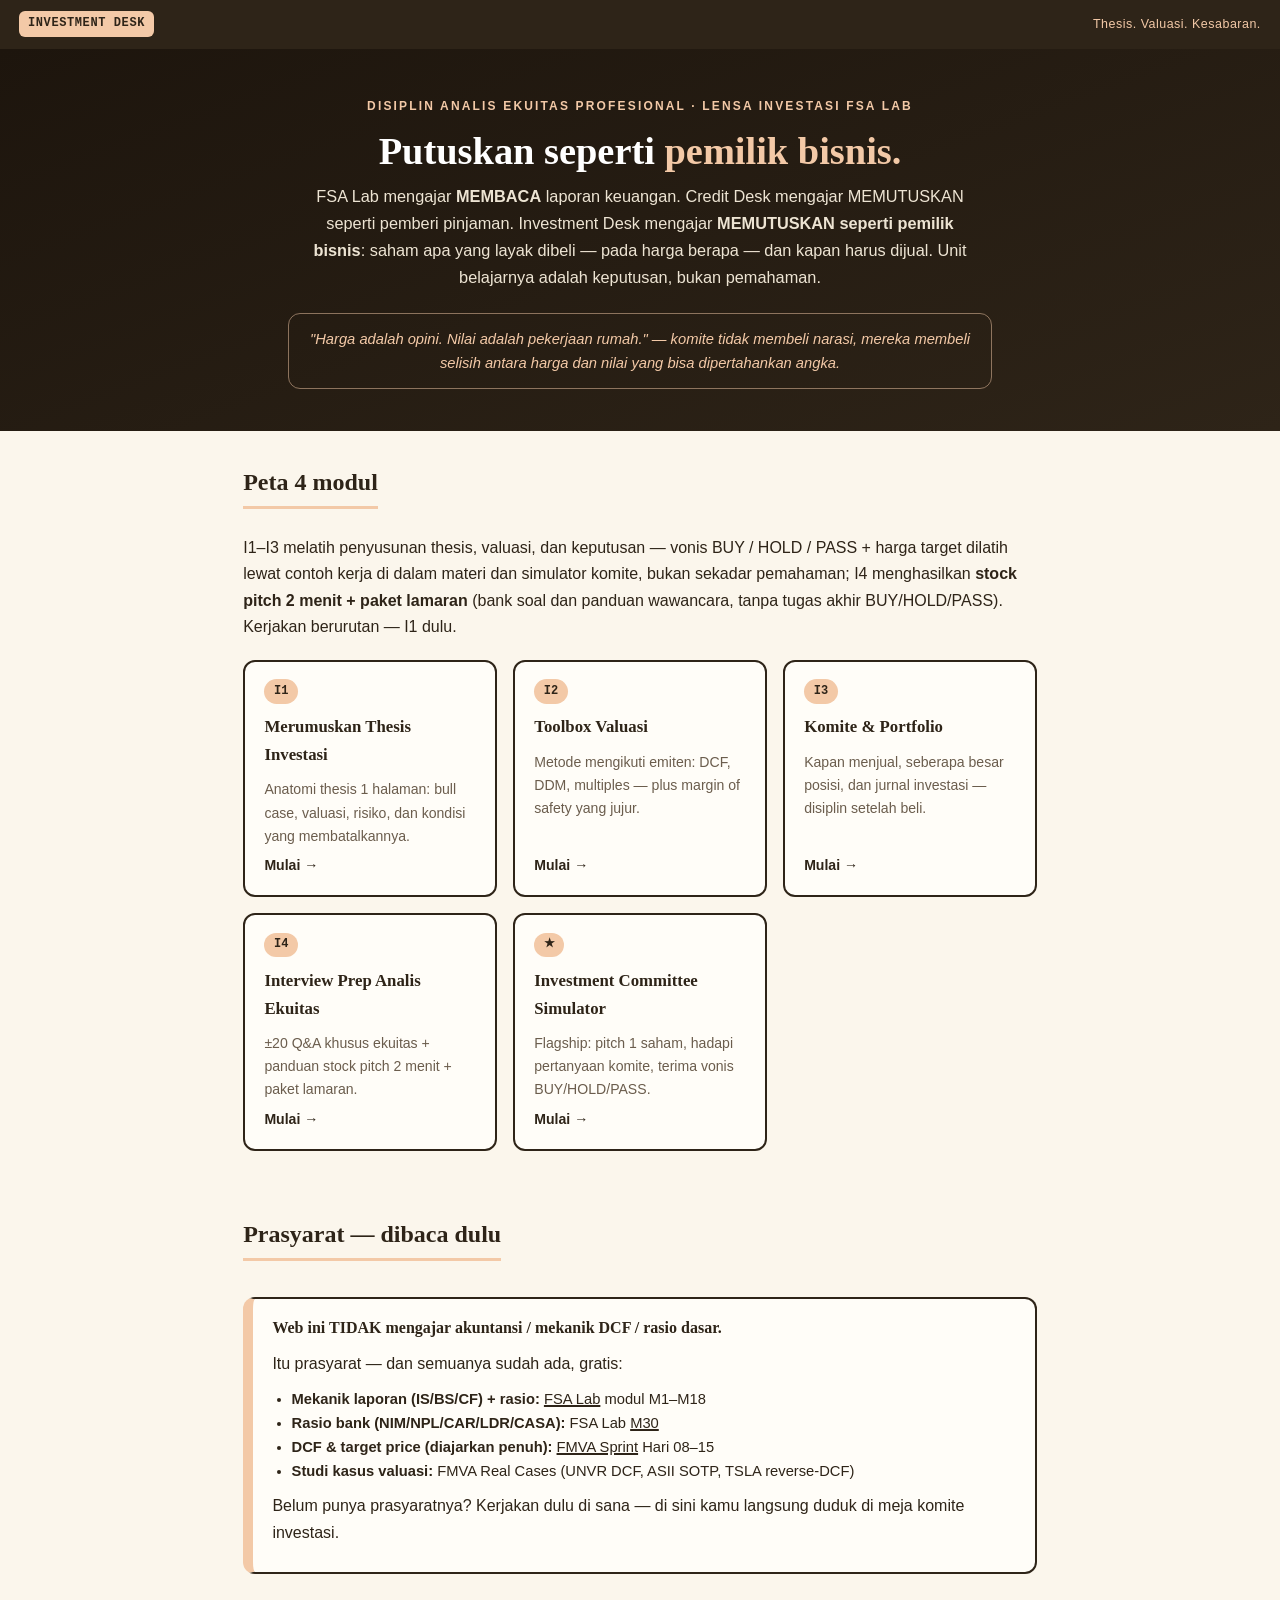
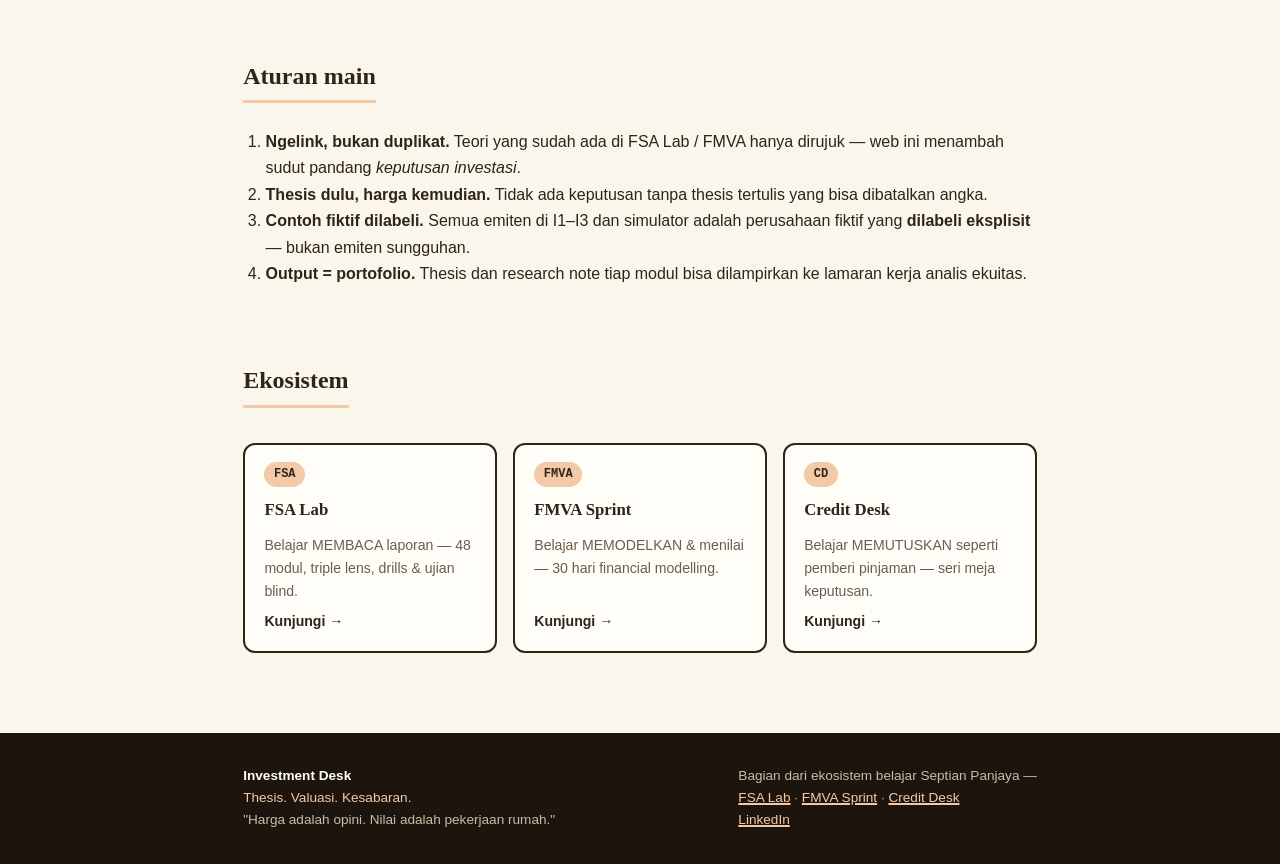
<file: index.html>
<!DOCTYPE html>
<html lang="id">
<head>
<meta charset="UTF-8">
<meta name="viewport" content="width=device-width, initial-scale=1.0">
<title>Investment Desk · Putuskan seperti pemilik bisnis</title>
<meta name="description" content="Investment Desk — belajar MEMUTUSKAN seperti analis ekuitas profesional: thesis, valuasi, komite investasi. Thesis. Valuasi. Kesabaran.">
<link rel="canonical" href="https://investment-desk.pages.dev/">
<link rel="stylesheet" href="/css/style.css">
<script type="application/ld+json">
{
  "@context": "https://schema.org",
  "@type": "Person",
  "name": "Septian Panjaya",
  "url": "https://www.linkedin.com/in/septian-panjaya",
  "jobTitle": "Finance Risk Analytics",
  "knowsAbout": ["Credit Risk", "Fraud/AML Analytics", "Financial Modeling", "Financial Statement Analysis"],
  "sameAs": [
    "https://www.linkedin.com/in/septian-panjaya",
    "https://github.com/rwnliwan",
    "https://fmva-sprint.pages.dev/",
    "https://fsa-lab.pages.dev/",
    "https://credit-desk-afy.pages.dev/",
    "https://investment-desk.pages.dev/",
    "https://simulator-fmva.pages.dev/",
    "https://learn-platform-cyo.pages.dev/v2",
    "https://radar.omdanny.site/"
  ]
}
</script>

</head>
<body>

<nav class="id-nav">
  <div class="brandmark"><span class="desk-badge">INVESTMENT DESK</span></div>
  <span class="mantra">Thesis. Valuasi. Kesabaran.</span>
</nav>

<header class="id-hero">
  <p class="kicker">Disiplin analis ekuitas profesional · Lensa investasi FSA Lab</p>
  <h1>Putuskan seperti <em>pemilik bisnis.</em></h1>
  <p class="lede">FSA Lab mengajar <strong>MEMBACA</strong> laporan keuangan.
  Credit Desk mengajar MEMUTUSKAN seperti pemberi pinjaman.
  Investment Desk mengajar <strong>MEMUTUSKAN seperti pemilik bisnis</strong>:
  saham apa yang layak dibeli — pada harga berapa — dan kapan harus dijual.
  Unit belajarnya adalah keputusan, bukan pemahaman.</p>
  <p class="rule">"Harga adalah opini. Nilai adalah pekerjaan rumah." — komite tidak membeli narasi, mereka membeli selisih antara harga dan nilai yang bisa dipertahankan angka.</p>
</header>

<main class="wrap">

<section class="id-sec">
  <h2>Peta 4 modul</h2>
  <p>I1–I3 melatih penyusunan thesis, valuasi, dan keputusan — vonis BUY / HOLD / PASS + harga target dilatih lewat contoh kerja di dalam materi dan simulator komite,
  bukan sekadar pemahaman; I4 menghasilkan <strong>stock pitch 2 menit + paket lamaran</strong> (bank soal dan panduan wawancara, tanpa tugas akhir BUY/HOLD/PASS). Kerjakan berurutan — I1 dulu.</p>
  <div class="mod-grid">
    <a class="mod-card" href="/i1/">
      <span class="knum">I1</span>
      <h3>Merumuskan Thesis Investasi</h3>
      <p>Anatomi thesis 1 halaman: bull case, valuasi, risiko, dan kondisi yang membatalkannya.</p>
      <span class="go">Mulai →</span>
    </a>
    <a class="mod-card" href="/i2/">
      <span class="knum">I2</span>
      <h3>Toolbox Valuasi</h3>
      <p>Metode mengikuti emiten: DCF, DDM, multiples — plus margin of safety yang jujur.</p>
      <span class="go">Mulai →</span>
    </a>
    <a class="mod-card" href="/i3/">
      <span class="knum">I3</span>
      <h3>Komite &amp; Portfolio</h3>
      <p>Kapan menjual, seberapa besar posisi, dan jurnal investasi — disiplin setelah beli.</p>
      <span class="go">Mulai →</span>
    </a>
    <a class="mod-card" href="/i4/">
      <span class="knum">I4</span>
      <h3>Interview Prep Analis Ekuitas</h3>
      <p>±20 Q&amp;A khusus ekuitas + panduan stock pitch 2 menit + paket lamaran.</p>
      <span class="go">Mulai →</span>
    </a>
    <a class="mod-card" href="/simulator/">
      <span class="knum">★</span>
      <h3>Investment Committee Simulator</h3>
      <p>Flagship: pitch 1 saham, hadapi pertanyaan komite, terima vonis BUY/HOLD/PASS.</p>
      <span class="go">Mulai →</span>
    </a>
  </div>
</section>

<section class="id-sec">
  <h2>Prasyarat — dibaca dulu</h2>
  <div class="prereq">
    <h3>Web ini TIDAK mengajar akuntansi / mekanik DCF / rasio dasar.</h3>
    <p>Itu prasyarat — dan semuanya sudah ada, gratis:</p>
    <ul>
      <li><strong>Mekanik laporan (IS/BS/CF) + rasio:</strong> <a href="https://fsa-lab.pages.dev/">FSA Lab</a> modul M1–M18</li>
      <li><strong>Rasio bank (NIM/NPL/CAR/LDR/CASA):</strong> FSA Lab <a href="https://fsa-lab.pages.dev/modul-30/">M30</a></li>
      <li><strong>DCF &amp; target price (diajarkan penuh):</strong> <a href="https://fmva-sprint.pages.dev/">FMVA Sprint</a> Hari 08–15</li>
      <li><strong>Studi kasus valuasi:</strong> FMVA Real Cases (UNVR DCF, ASII SOTP, TSLA reverse-DCF)</li>
    </ul>
    <p>Belum punya prasyaratnya? Kerjakan dulu di sana — di sini kamu langsung duduk di meja komite investasi.</p>
  </div>
</section>

<section class="id-sec">
  <h2>Aturan main</h2>
  <ol>
    <li><strong>Ngelink, bukan duplikat.</strong> Teori yang sudah ada di FSA Lab / FMVA hanya dirujuk — web ini menambah sudut pandang <em>keputusan investasi</em>.</li>
    <li><strong>Thesis dulu, harga kemudian.</strong> Tidak ada keputusan tanpa thesis tertulis yang bisa dibatalkan angka.</li>
    <li><strong>Contoh fiktif dilabeli.</strong> Semua emiten di I1–I3 dan simulator adalah perusahaan fiktif yang <strong>dilabeli eksplisit</strong> — bukan emiten sungguhan.</li>
    <li><strong>Output = portofolio.</strong> Thesis dan research note tiap modul bisa dilampirkan ke lamaran kerja analis ekuitas.</li>
  </ol>
</section>

<section class="id-sec">
  <h2>Ekosistem</h2>
  <div class="mod-grid">
    <a class="mod-card" href="https://fsa-lab.pages.dev/">
      <span class="knum">FSA</span>
      <h3>FSA Lab</h3>
      <p>Belajar MEMBACA laporan — 48 modul, triple lens, drills &amp; ujian blind.</p>
      <span class="go">Kunjungi →</span>
    </a>
    <a class="mod-card" href="https://fmva-sprint.pages.dev/">
      <span class="knum">FMVA</span>
      <h3>FMVA Sprint</h3>
      <p>Belajar MEMODELKAN &amp; menilai — 30 hari financial modelling.</p>
      <span class="go">Kunjungi →</span>
    </a>
    <a class="mod-card" href="https://credit-desk-afy.pages.dev/">
      <span class="knum">CD</span>
      <h3>Credit Desk</h3>
      <p>Belajar MEMUTUSKAN seperti pemberi pinjaman — seri meja keputusan.</p>
      <span class="go">Kunjungi →</span>
    </a>
  </div>
</section>

</main>

<footer class="id-foot">
  <div class="wrap">
    <div>
      <strong style="color:#fff">Investment Desk</strong><br>
      <span class="mantra" style="color:var(--apricot)">Thesis. Valuasi. Kesabaran.</span><br>
      "Harga adalah opini. Nilai adalah pekerjaan rumah."
    </div>
    <div>
      Bagian dari ekosistem belajar Septian Panjaya —<br>
      <a href="https://fsa-lab.pages.dev/">FSA Lab</a> · <a href="https://fmva-sprint.pages.dev/">FMVA Sprint</a> · <a href="https://credit-desk-afy.pages.dev/">Credit Desk</a><br>
      <a href="https://www.linkedin.com/in/septian-panjaya">LinkedIn</a>
    </div>
  </div>
</footer>

</body>
</html>
</file>
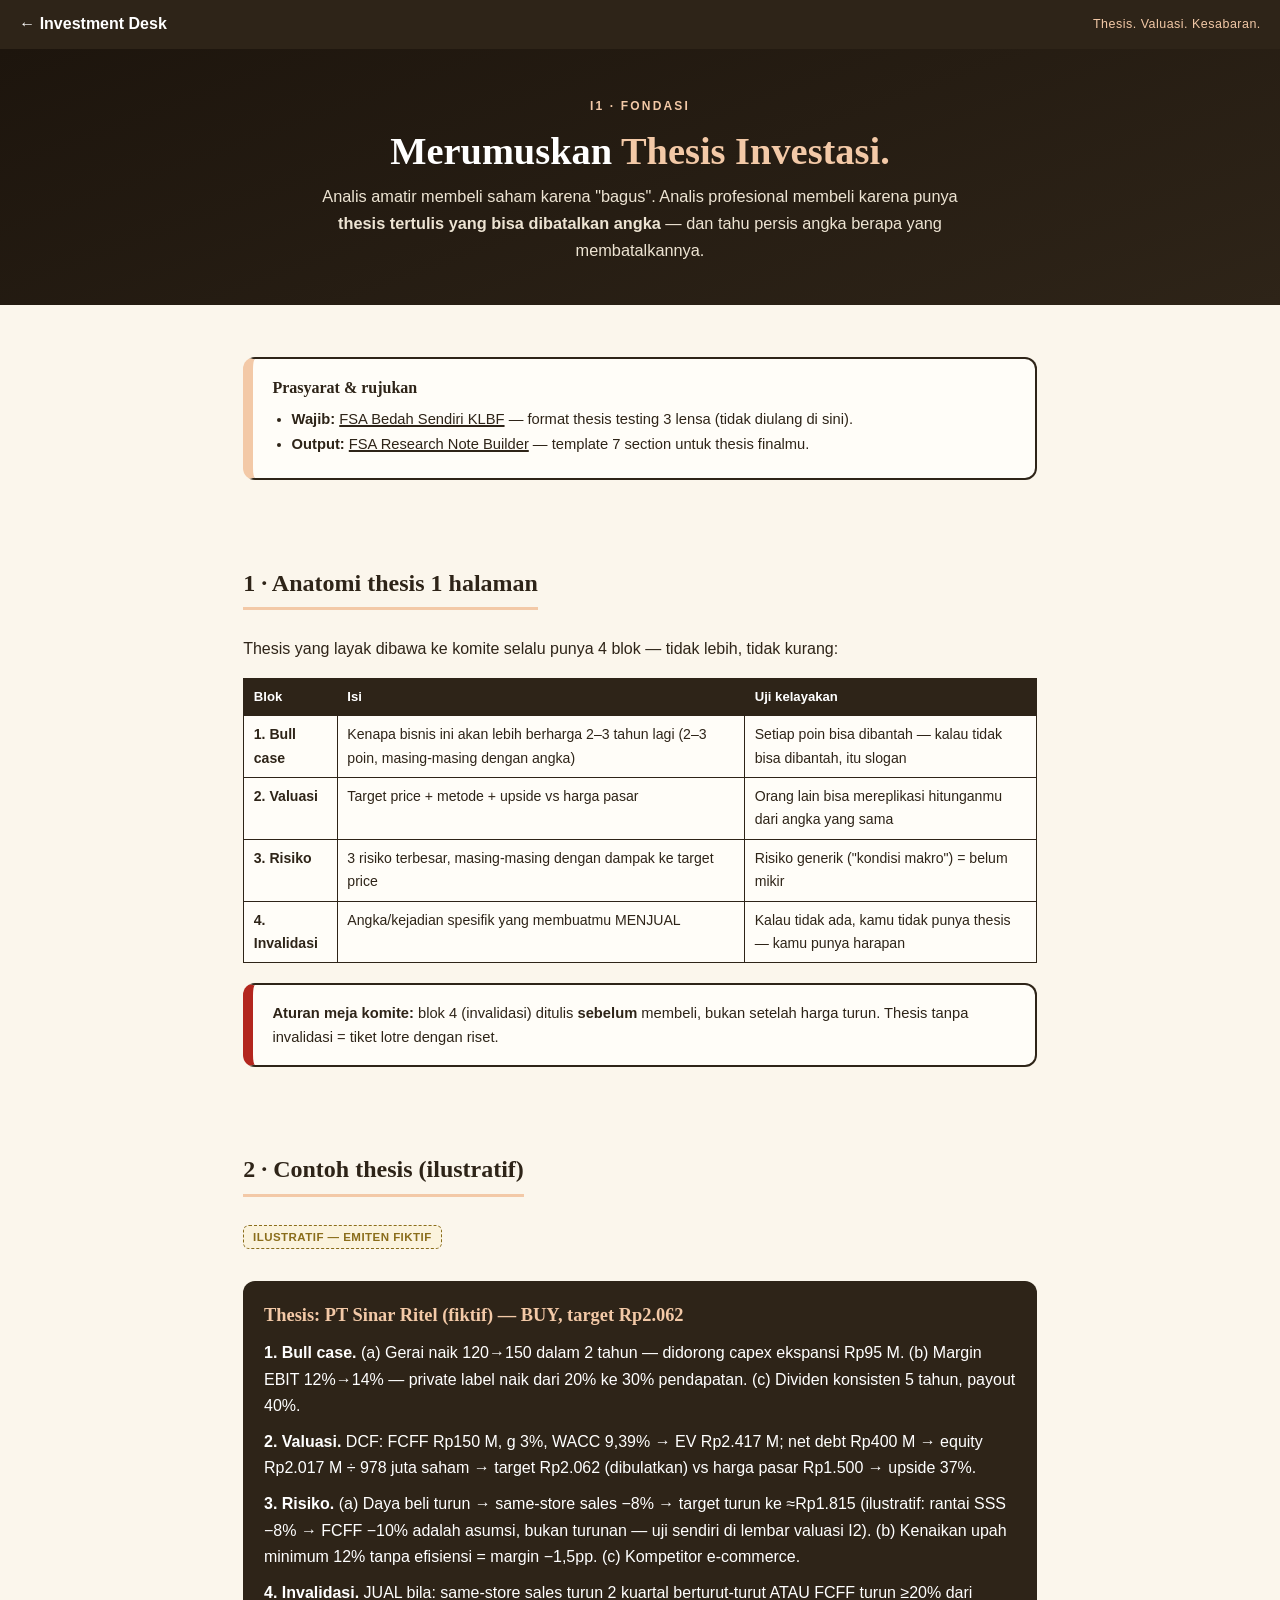
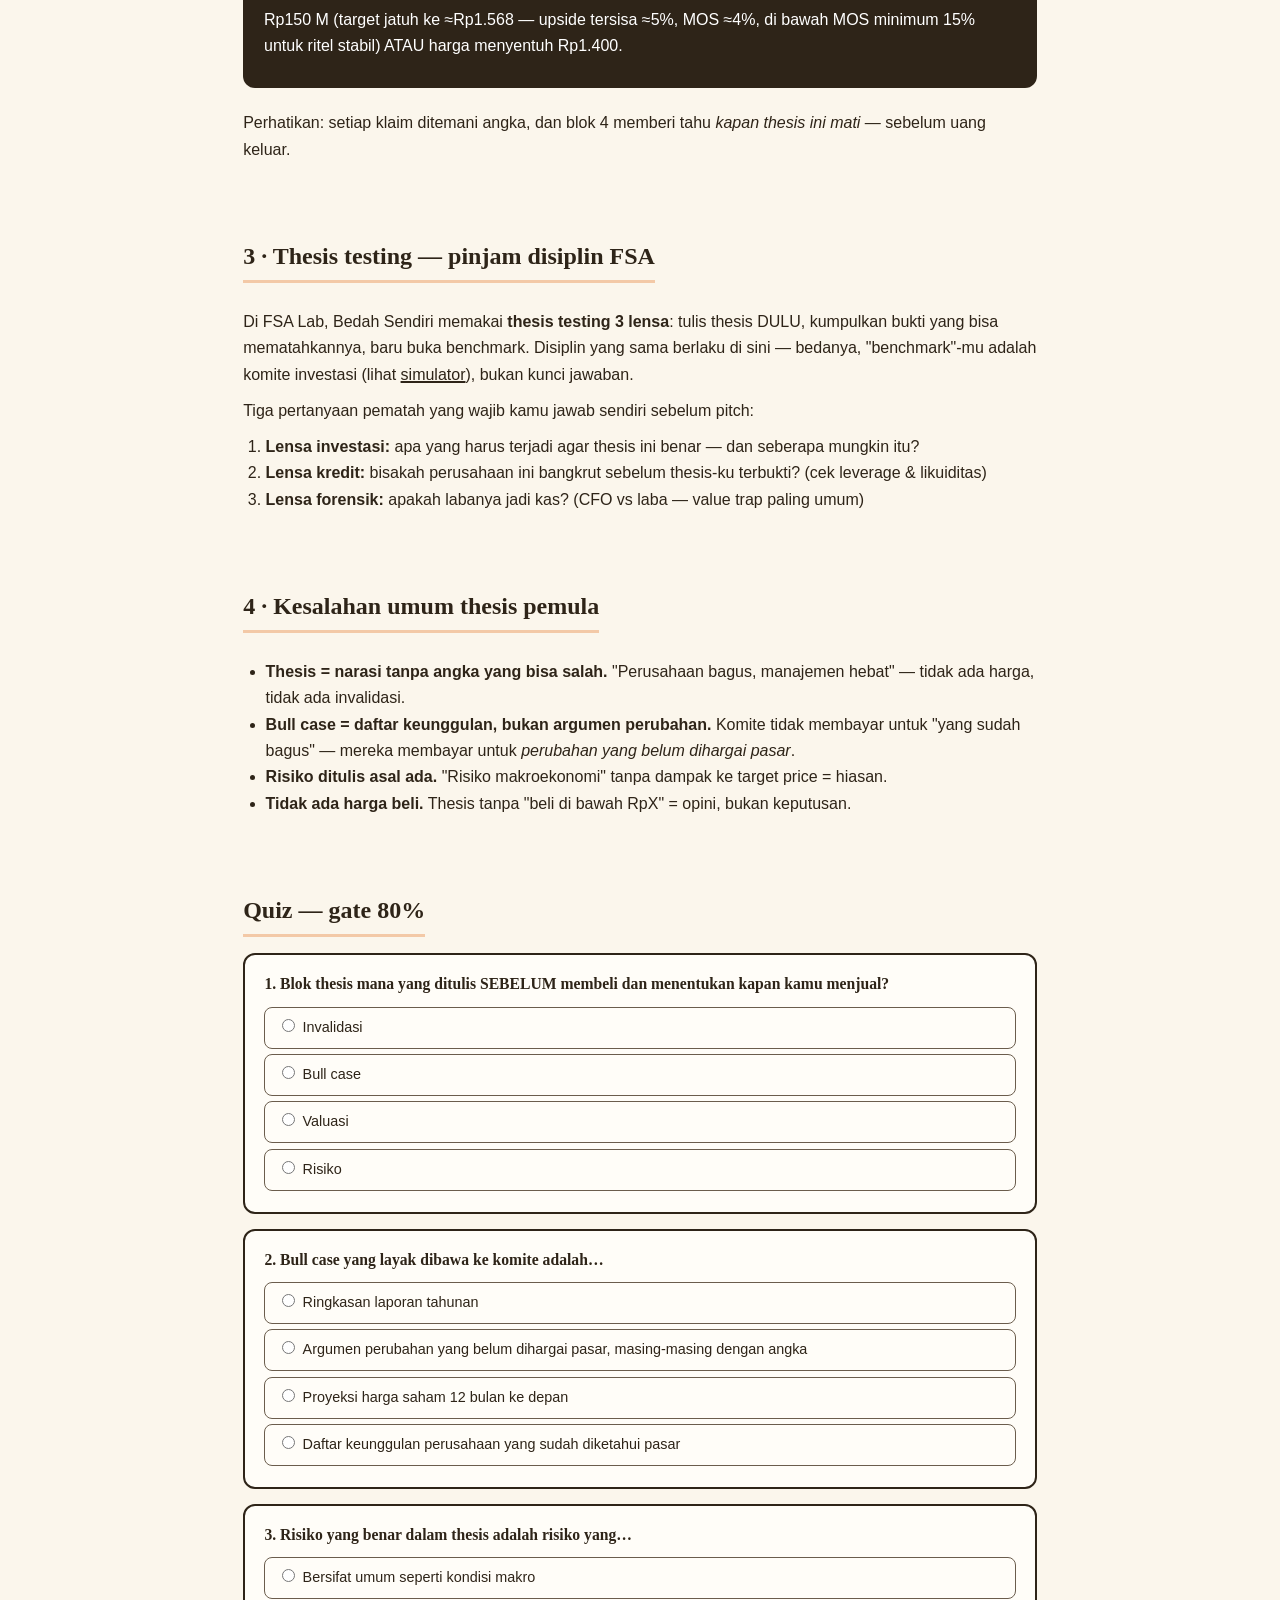
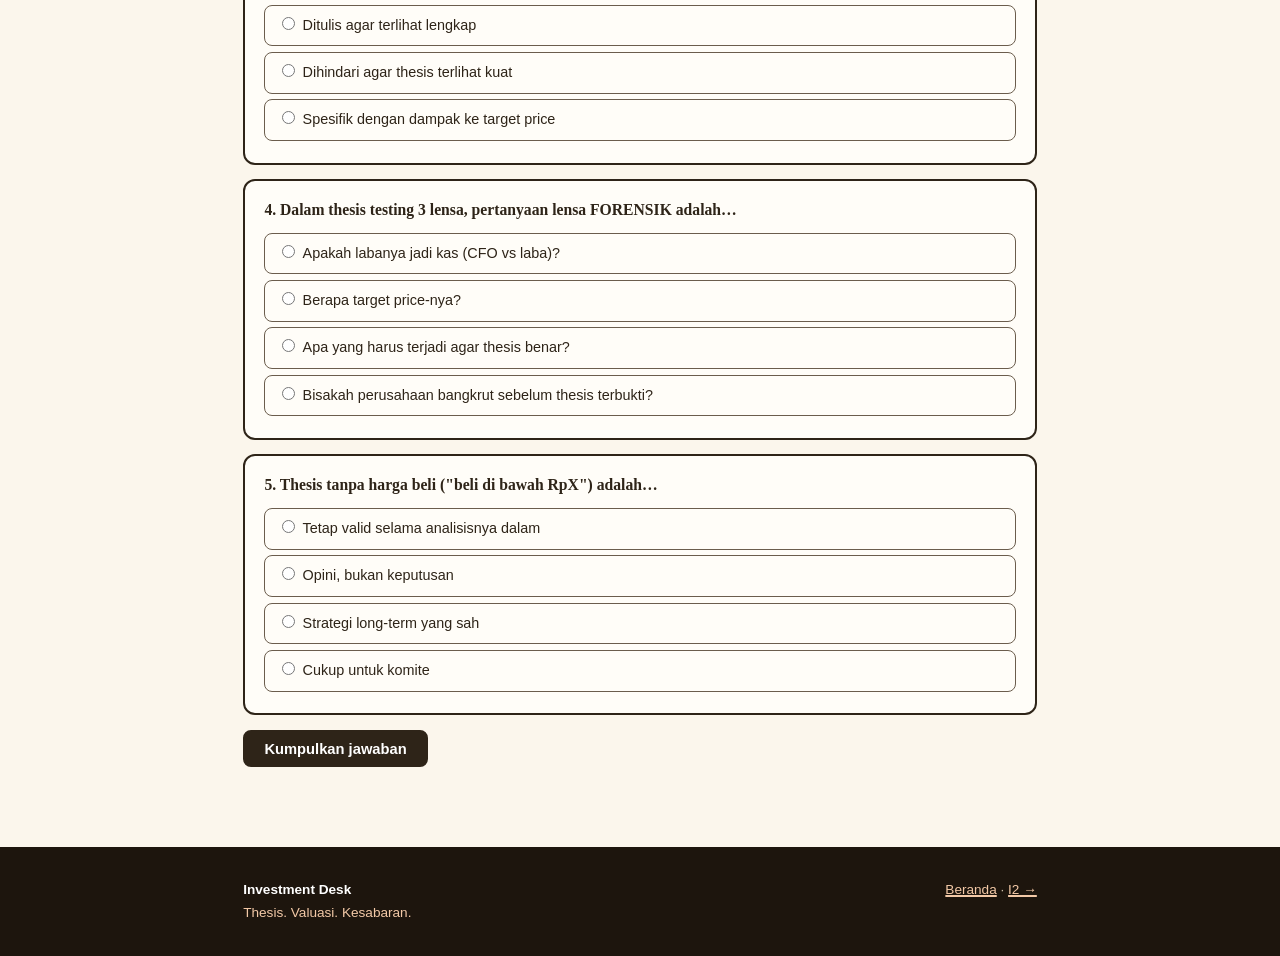
<file: i1/index.html>
<!DOCTYPE html>
<html lang="id">
<head>
<meta charset="UTF-8">
<meta name="viewport" content="width=device-width, initial-scale=1.0">
<title>I1 · Merumuskan Thesis Investasi · Investment Desk</title>
<meta name="description" content="I1 Investment Desk: anatomi thesis investasi 1 halaman — bull case, valuasi, risiko, dan kondisi yang membatalkannya.">
<link rel="canonical" href="https://investment-desk.pages.dev/i1/">
<link rel="stylesheet" href="/css/style.css">
</head>
<body>

<nav class="id-nav">
  <a href="/">← Investment Desk</a>
  <span class="mantra">Thesis. Valuasi. Kesabaran.</span>
</nav>

<header class="id-hero">
  <p class="kicker">I1 · Fondasi</p>
  <h1>Merumuskan <em>Thesis Investasi.</em></h1>
  <p class="lede">Analis amatir membeli saham karena "bagus". Analis profesional membeli karena punya <strong>thesis tertulis yang bisa dibatalkan angka</strong> — dan tahu persis angka berapa yang membatalkannya.</p>
</header>

<main class="wrap">

<section class="id-sec">
  <div class="prereq">
    <h3>Prasyarat &amp; rujukan</h3>
    <ul>
      <li><strong>Wajib:</strong> <a href="https://fsa-lab.pages.dev/bedah-sendiri/klbf/">FSA Bedah Sendiri KLBF</a> — format thesis testing 3 lensa (tidak diulang di sini).</li>
      <li><strong>Output:</strong> <a href="https://fsa-lab.pages.dev/riset-note/">FSA Research Note Builder</a> — template 7 section untuk thesis finalmu.</li>
    </ul>
  </div>
</section>

<section class="id-sec">
  <h2>1 · Anatomi thesis 1 halaman</h2>
  <p>Thesis yang layak dibawa ke komite selalu punya 4 blok — tidak lebih, tidak kurang:</p>
  <div class="tblwrap"><table class="stmt">
    <thead><tr><th>Blok</th><th>Isi</th><th>Uji kelayakan</th></tr></thead>
    <tbody>
      <tr><td><strong>1. Bull case</strong></td><td>Kenapa bisnis ini akan lebih berharga 2–3 tahun lagi (2–3 poin, masing-masing dengan angka)</td><td>Setiap poin bisa dibantah — kalau tidak bisa dibantah, itu slogan</td></tr>
      <tr><td><strong>2. Valuasi</strong></td><td>Target price + metode + upside vs harga pasar</td><td>Orang lain bisa mereplikasi hitunganmu dari angka yang sama</td></tr>
      <tr><td><strong>3. Risiko</strong></td><td>3 risiko terbesar, masing-masing dengan dampak ke target price</td><td>Risiko generik ("kondisi makro") = belum mikir</td></tr>
      <tr><td><strong>4. Invalidasi</strong></td><td>Angka/kejadian spesifik yang membuatmu MENJUAL</td><td>Kalau tidak ada, kamu tidak punya thesis — kamu punya harapan</td></tr>
    </tbody>
  </table></div>
  <div class="honest"><strong>Aturan meja komite:</strong> blok 4 (invalidasi) ditulis <strong>sebelum</strong> membeli, bukan setelah harga turun. Thesis tanpa invalidasi = tiket lotre dengan riset.</div>
</section>

<section class="id-sec">
  <h2>2 · Contoh thesis (ilustratif)</h2>
  <p><span class="ilus" style="display:inline-block">ILUSTRATIF — EMITEN FIKTIF</span></p>
  <div class="thesis">
    <h3>Thesis: PT Sinar Ritel (fiktif) — BUY, target Rp2.062</h3>
    <p><strong>1. Bull case.</strong> (a) Gerai naik 120→150 dalam 2 tahun — didorong capex ekspansi Rp95 M. (b) Margin EBIT 12%→14% — private label naik dari 20% ke 30% pendapatan. (c) Dividen konsisten 5 tahun, payout 40%.</p>
    <p><strong>2. Valuasi.</strong> DCF: FCFF Rp150 M, g 3%, WACC 9,39% → EV Rp2.417 M; net debt Rp400 M → equity Rp2.017 M ÷ 978 juta saham → target Rp2.062 (dibulatkan) vs harga pasar Rp1.500 → upside 37%.</p>
    <p><strong>3. Risiko.</strong> (a) Daya beli turun → same-store sales −8% → target turun ke ≈Rp1.815 (ilustratif: rantai SSS −8% → FCFF −10% adalah asumsi, bukan turunan — uji sendiri di lembar valuasi I2). (b) Kenaikan upah minimum 12% tanpa efisiensi = margin −1,5pp. (c) Kompetitor e-commerce.</p>
    <p><strong>4. Invalidasi.</strong> JUAL bila: same-store sales turun 2 kuartal berturut-turut ATAU FCFF turun ≥20% dari Rp150 M (target jatuh ke ≈Rp1.568 — upside tersisa ≈5%, MOS ≈4%, di bawah MOS minimum 15% untuk ritel stabil) ATAU harga menyentuh Rp1.400.</p>
  </div>
  <p>Perhatikan: setiap klaim ditemani angka, dan blok 4 memberi tahu <em>kapan thesis ini mati</em> — sebelum uang keluar.</p>
</section>

<section class="id-sec">
  <h2>3 · Thesis testing — pinjam disiplin FSA</h2>
  <p>Di FSA Lab, Bedah Sendiri memakai <strong>thesis testing 3 lensa</strong>: tulis thesis DULU, kumpulkan bukti yang bisa mematahkannya, baru buka benchmark. Disiplin yang sama berlaku di sini — bedanya, "benchmark"-mu adalah komite investasi (lihat <a href="/simulator/">simulator</a>), bukan kunci jawaban.</p>
  <p>Tiga pertanyaan pematah yang wajib kamu jawab sendiri sebelum pitch:</p>
  <ol>
    <li><strong>Lensa investasi:</strong> apa yang harus terjadi agar thesis ini benar — dan seberapa mungkin itu?</li>
    <li><strong>Lensa kredit:</strong> bisakah perusahaan ini bangkrut sebelum thesis-ku terbukti? (cek leverage &amp; likuiditas)</li>
    <li><strong>Lensa forensik:</strong> apakah labanya jadi kas? (CFO vs laba — value trap paling umum)</li>
  </ol>
</section>

<section class="id-sec">
  <h2>4 · Kesalahan umum thesis pemula</h2>
  <ul>
    <li><strong>Thesis = narasi tanpa angka yang bisa salah.</strong> "Perusahaan bagus, manajemen hebat" — tidak ada harga, tidak ada invalidasi.</li>
    <li><strong>Bull case = daftar keunggulan, bukan argumen perubahan.</strong> Komite tidak membayar untuk "yang sudah bagus" — mereka membayar untuk <em>perubahan yang belum dihargai pasar</em>.</li>
    <li><strong>Risiko ditulis asal ada.</strong> "Risiko makroekonomi" tanpa dampak ke target price = hiasan.</li>
    <li><strong>Tidak ada harga beli.</strong> Thesis tanpa "beli di bawah RpX" = opini, bukan keputusan.</li>
  </ul>
</section>

<section class="id-sec">
  <h2>Quiz — gate 80%</h2>
  <div id="quiz-wrap"></div>
  <div class="btnrow"><button class="btn" id="quiz-submit">Kumpulkan jawaban</button></div>
  <div id="gate-box"></div>
</section>

</main>

<footer class="id-foot">
  <div class="wrap">
    <div><strong style="color:#fff">Investment Desk</strong><br>
    <span style="color:var(--apricot)">Thesis. Valuasi. Kesabaran.</span></div>
    <div><a href="/">Beranda</a> · <a href="/i2/">I2 →</a></div>
  </div>
</footer>

<script src="/js/common.js"></script>
<script src="/js/quiz.js"></script>
<script src="/js/i1.js"></script>
</body>
</html>
</file>
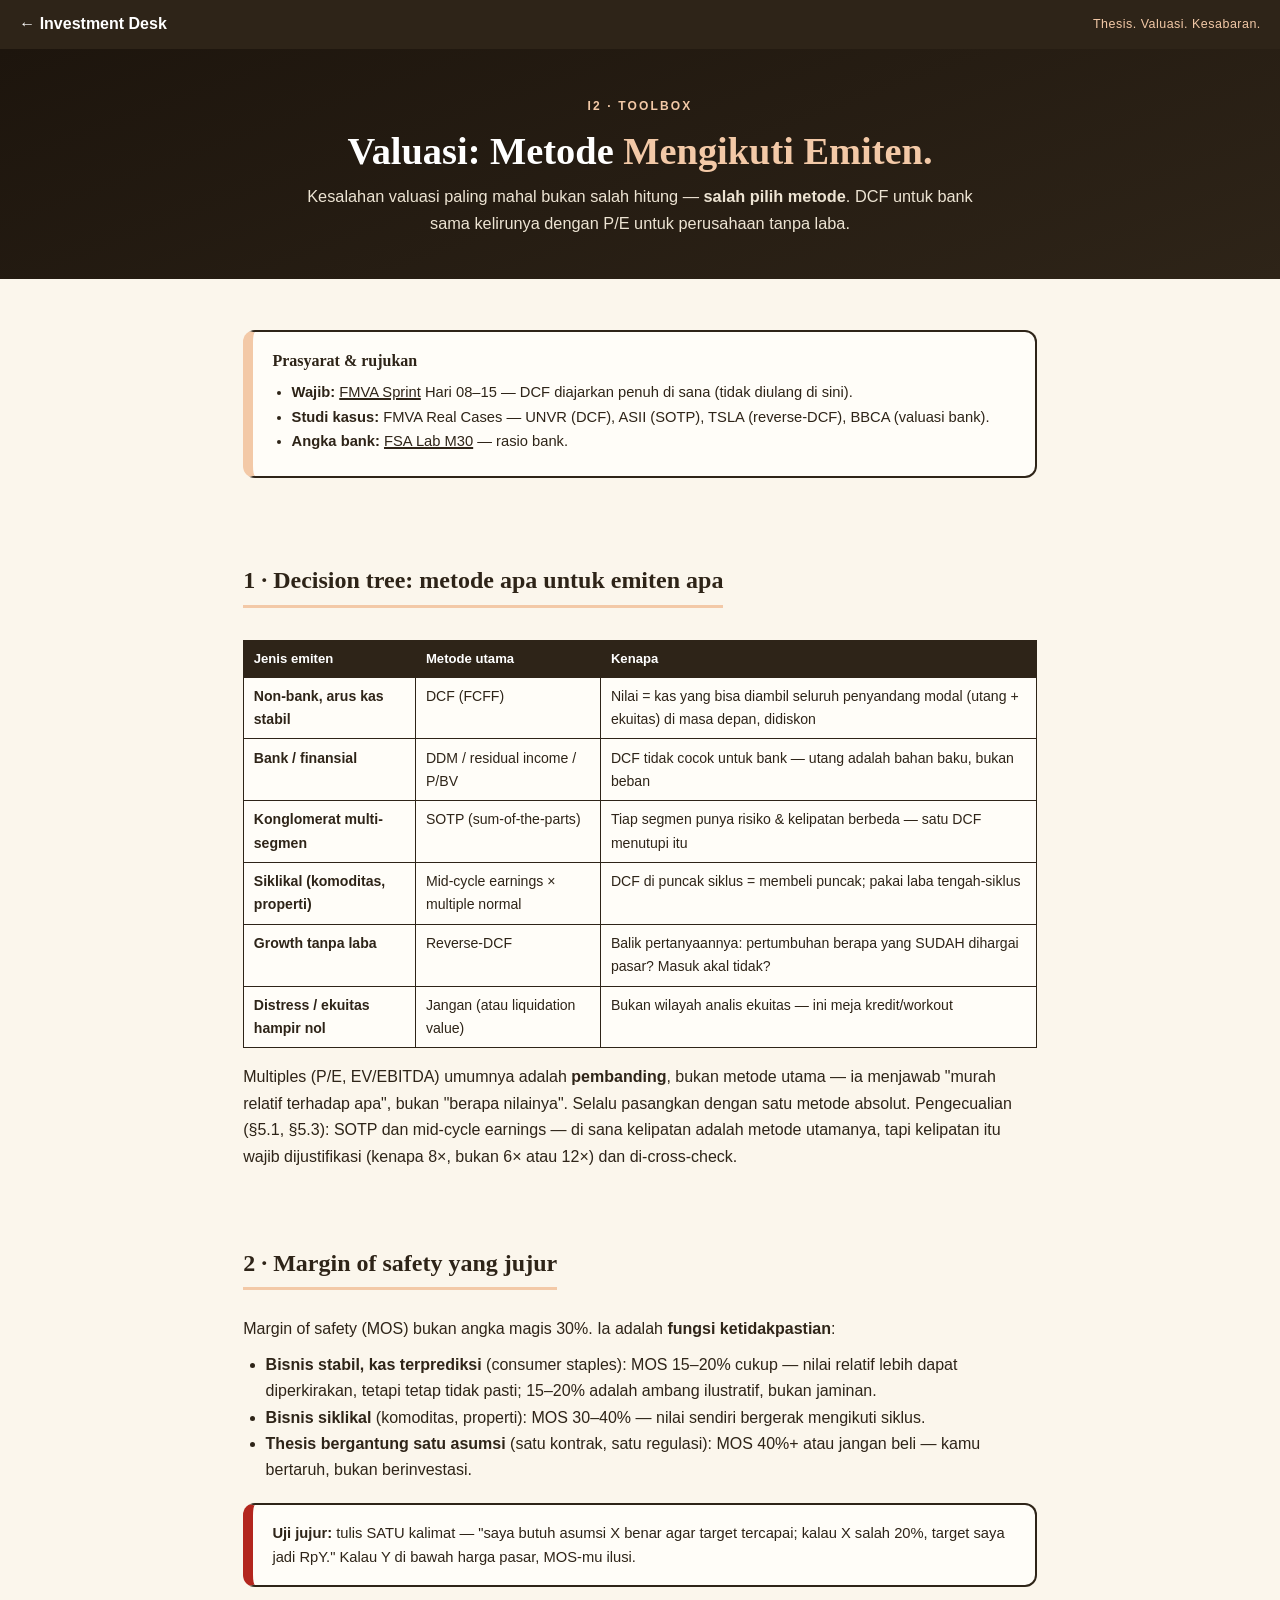
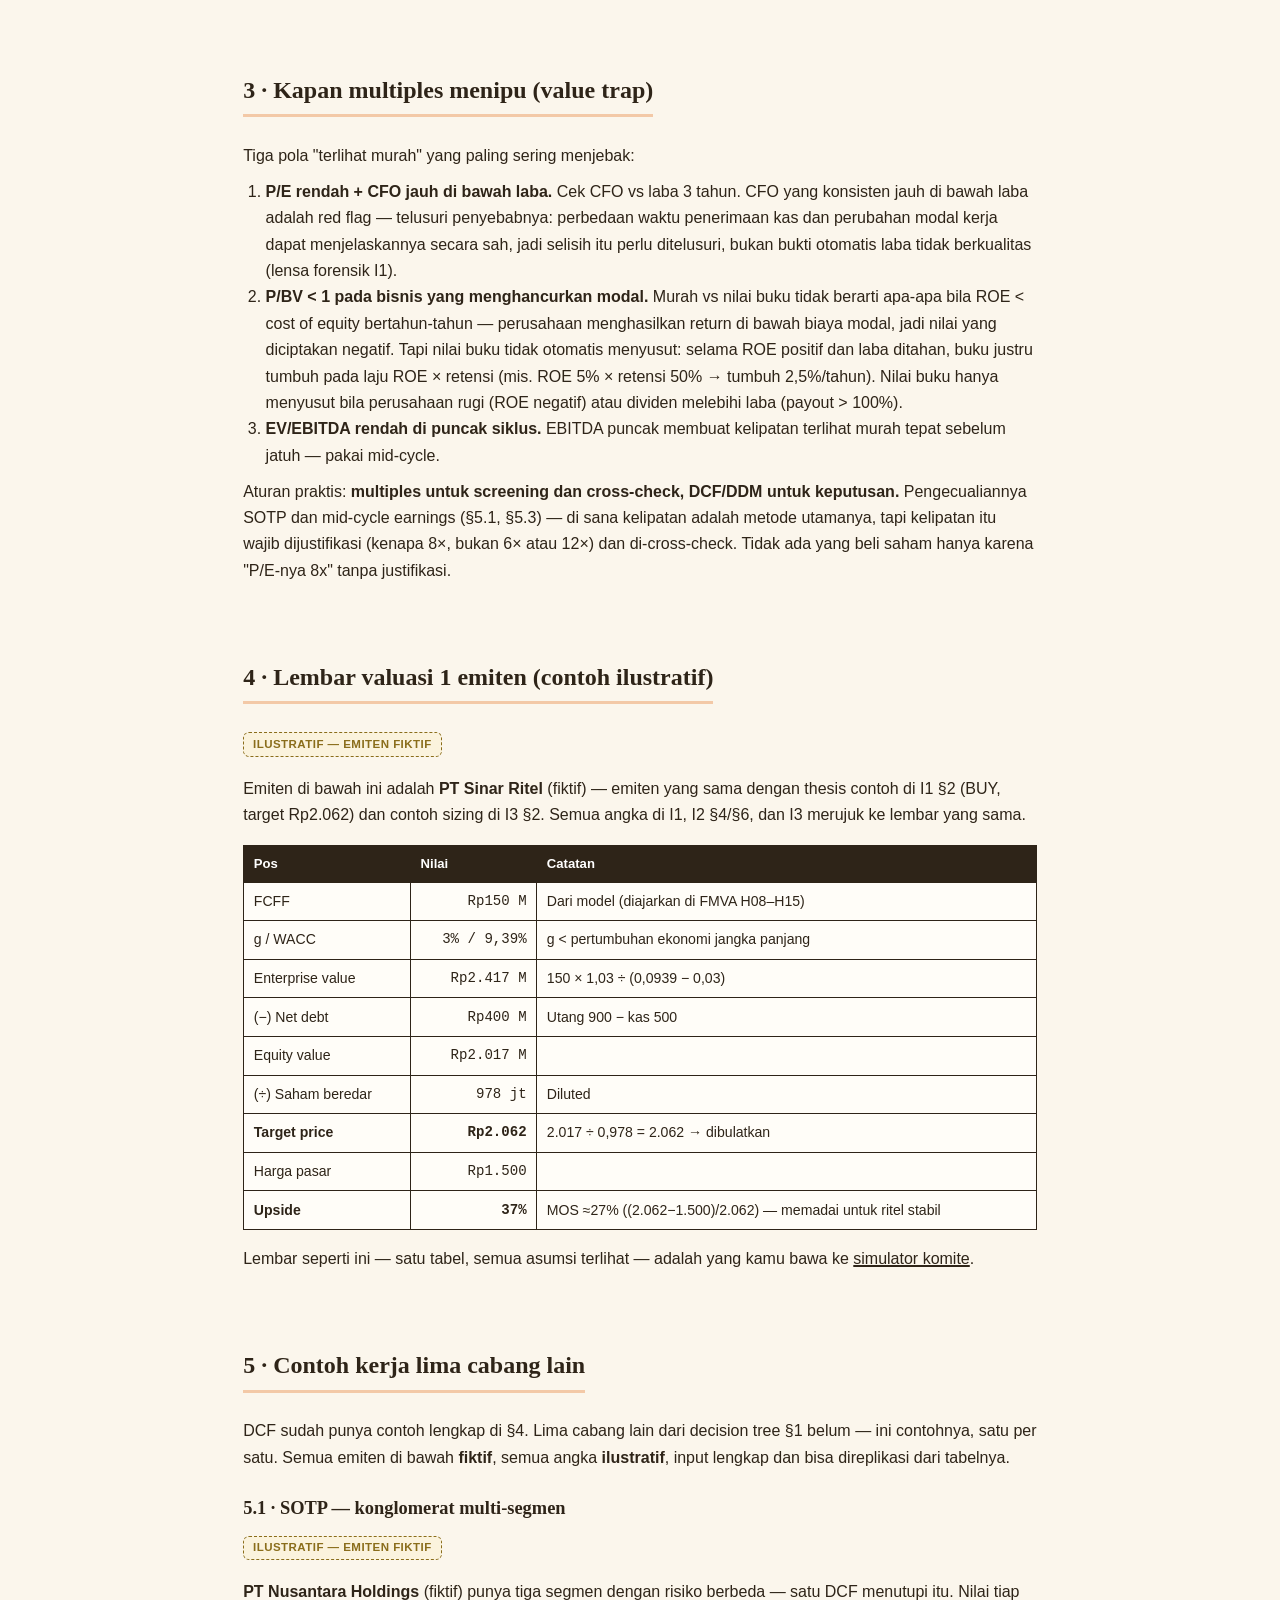
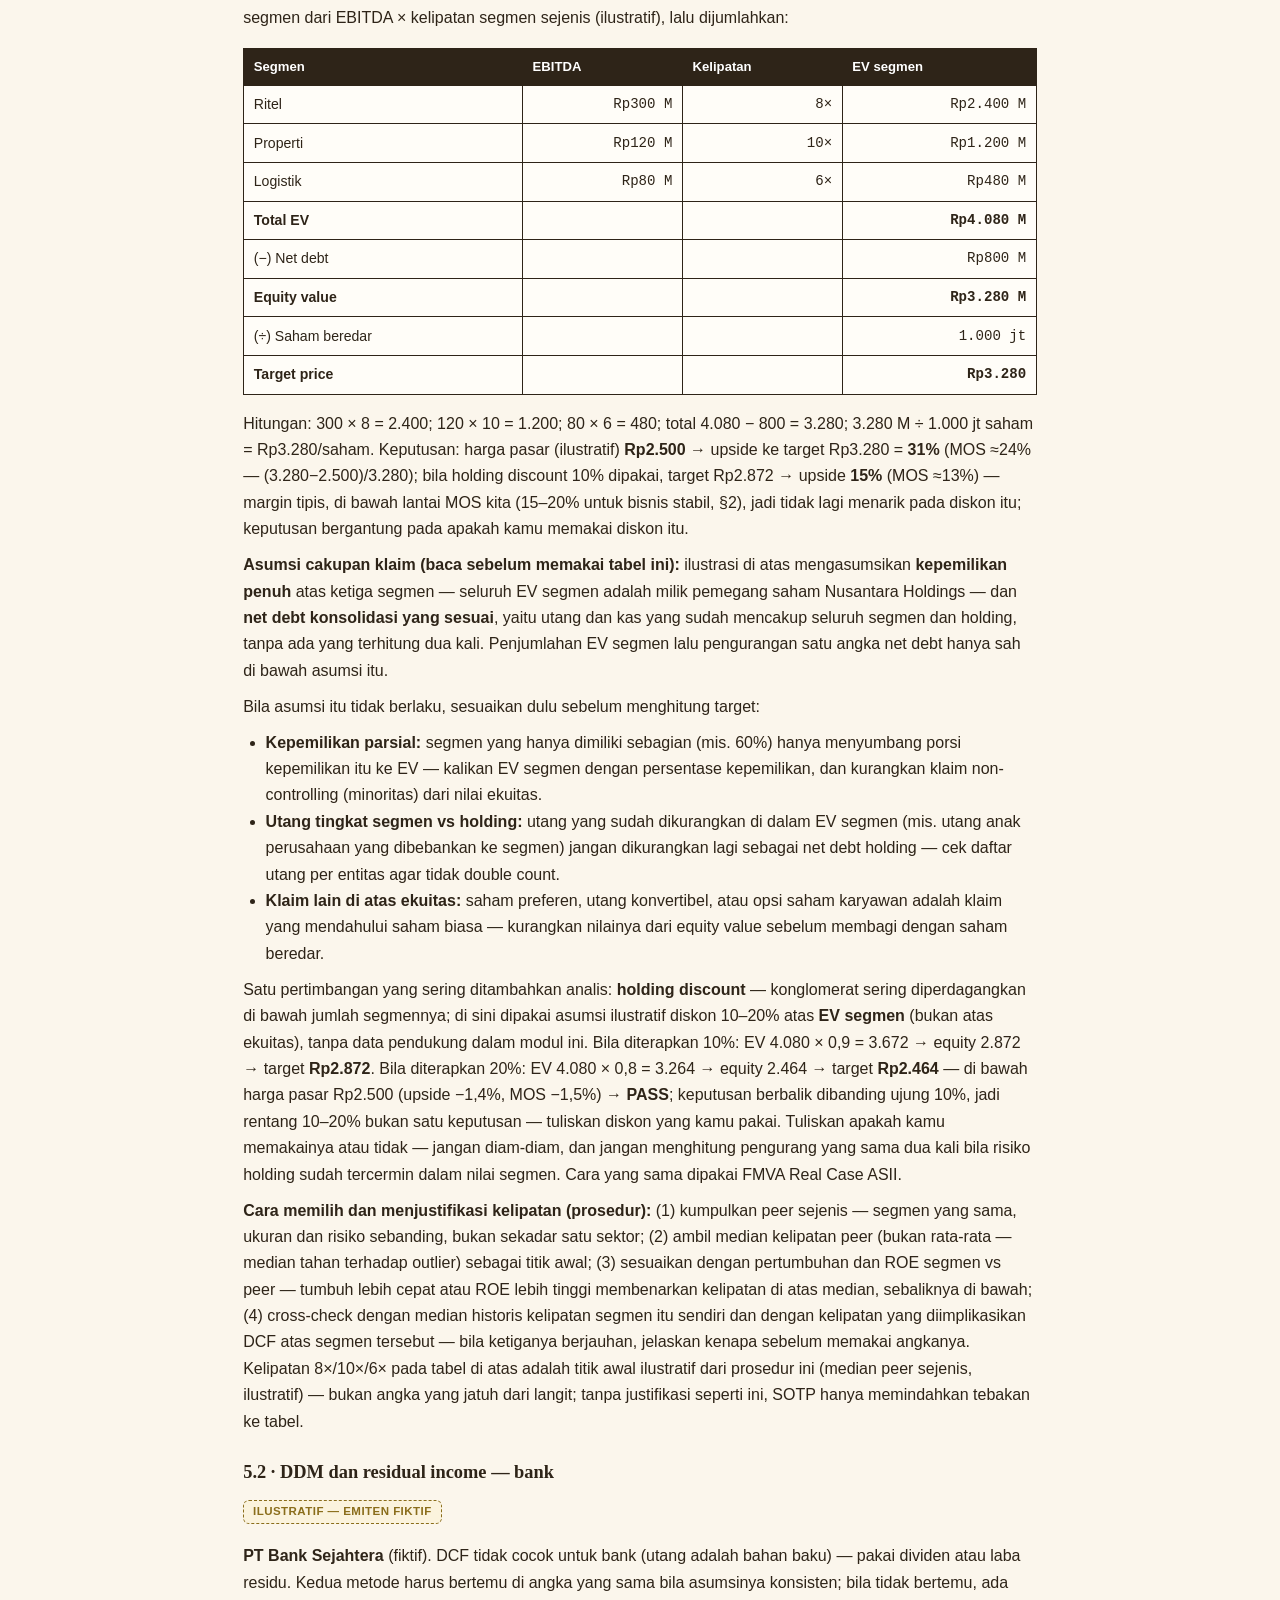
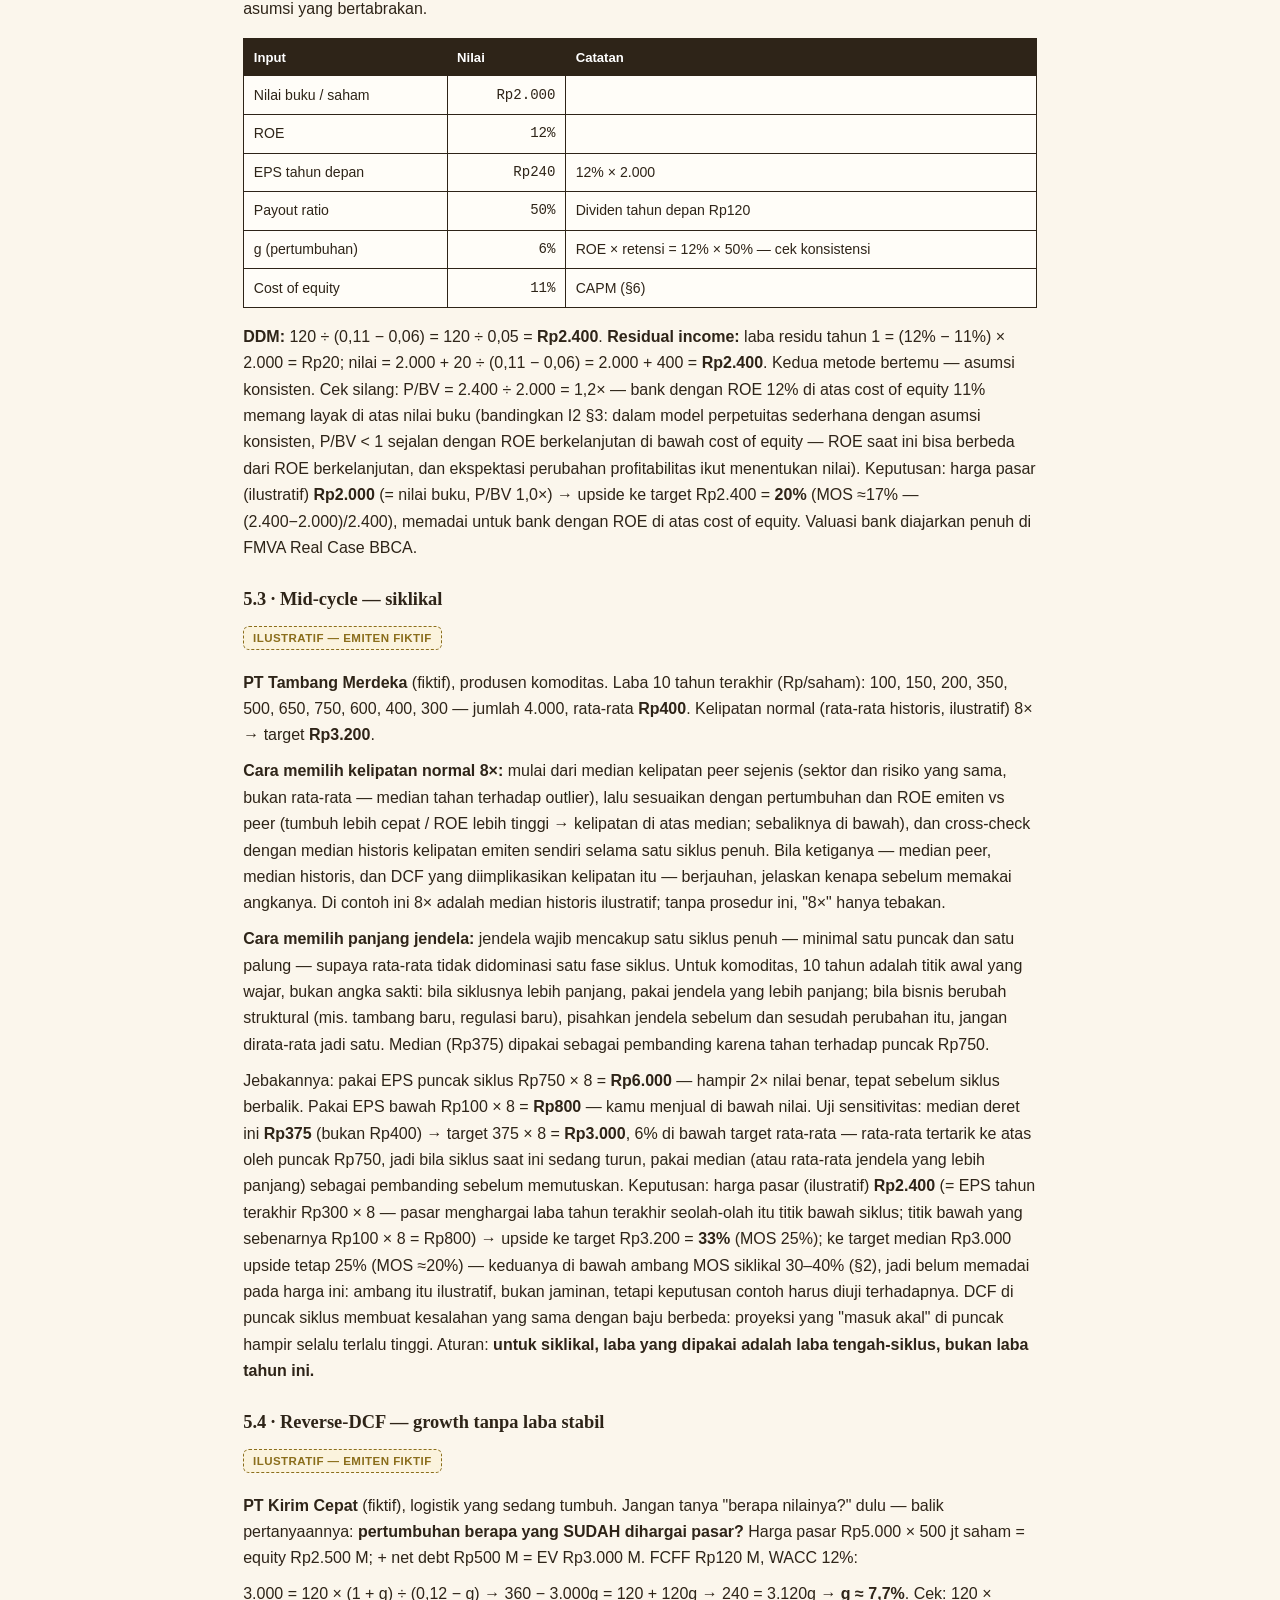
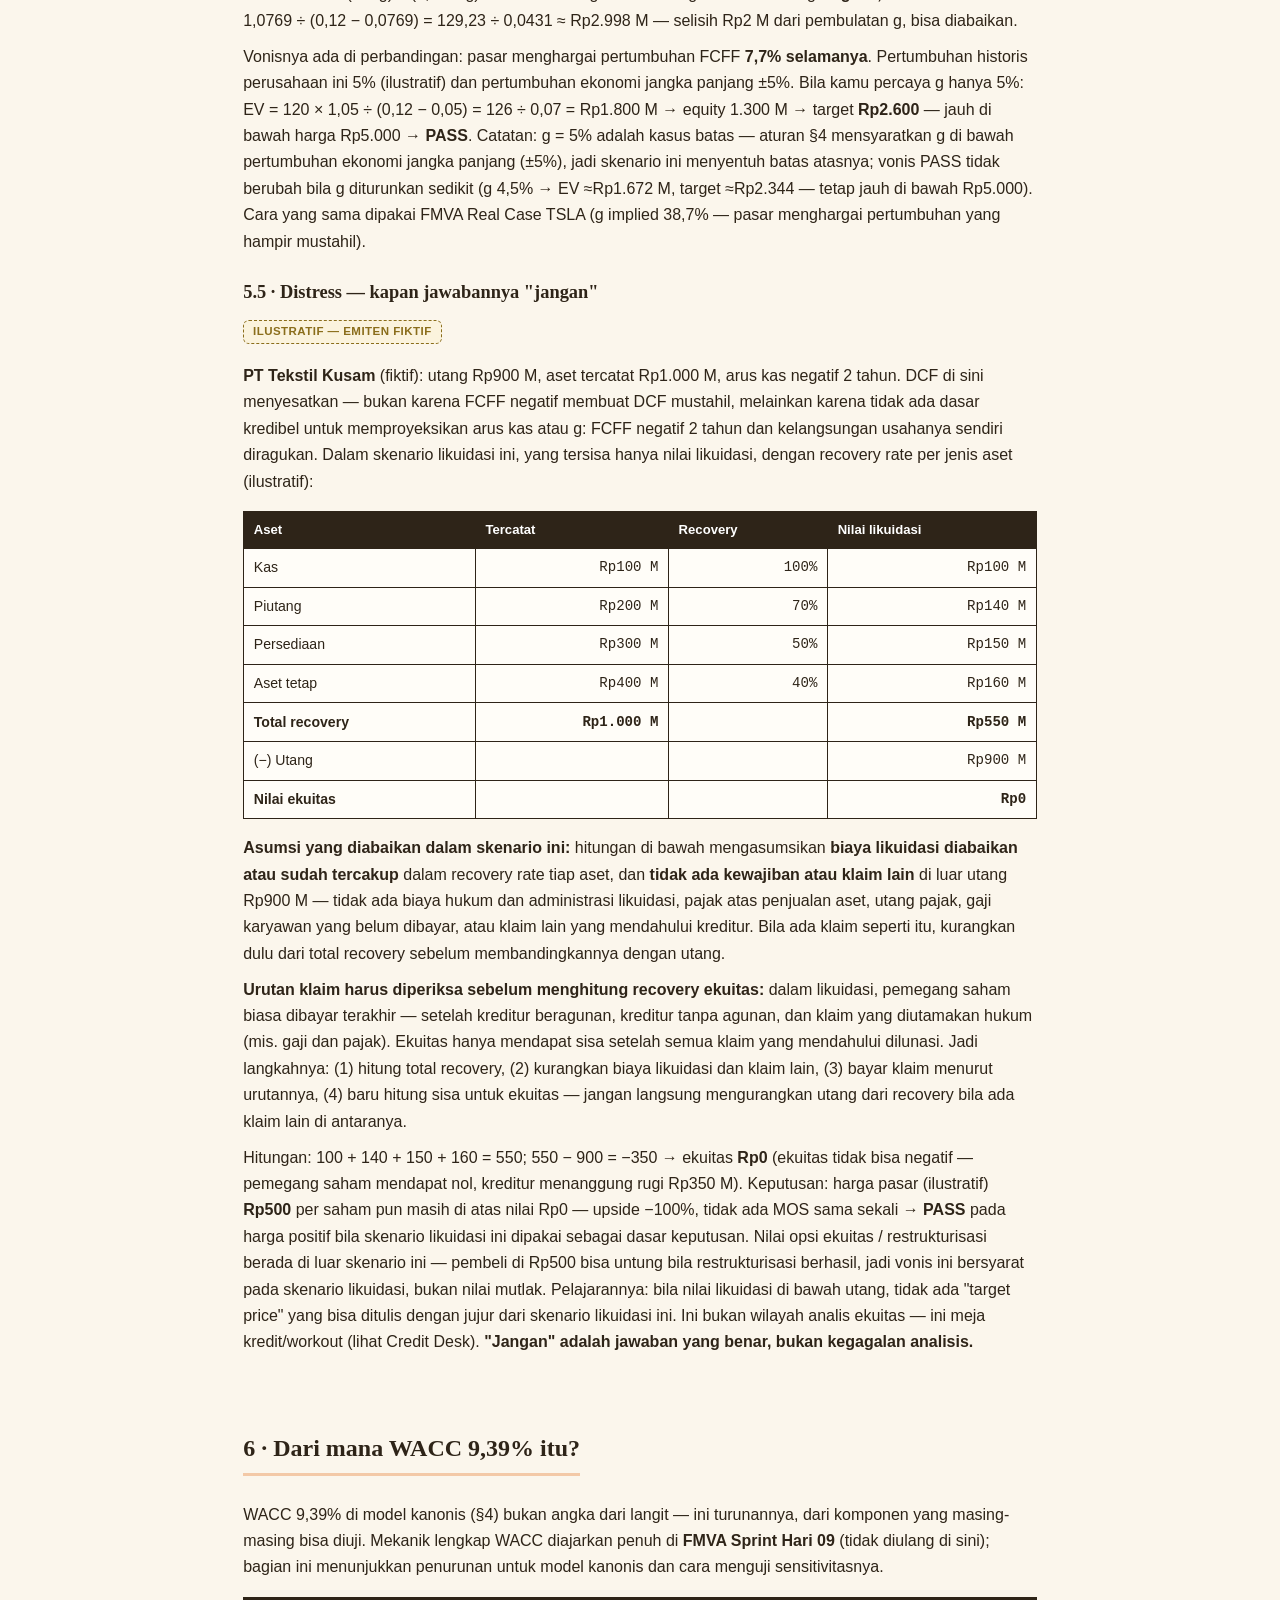
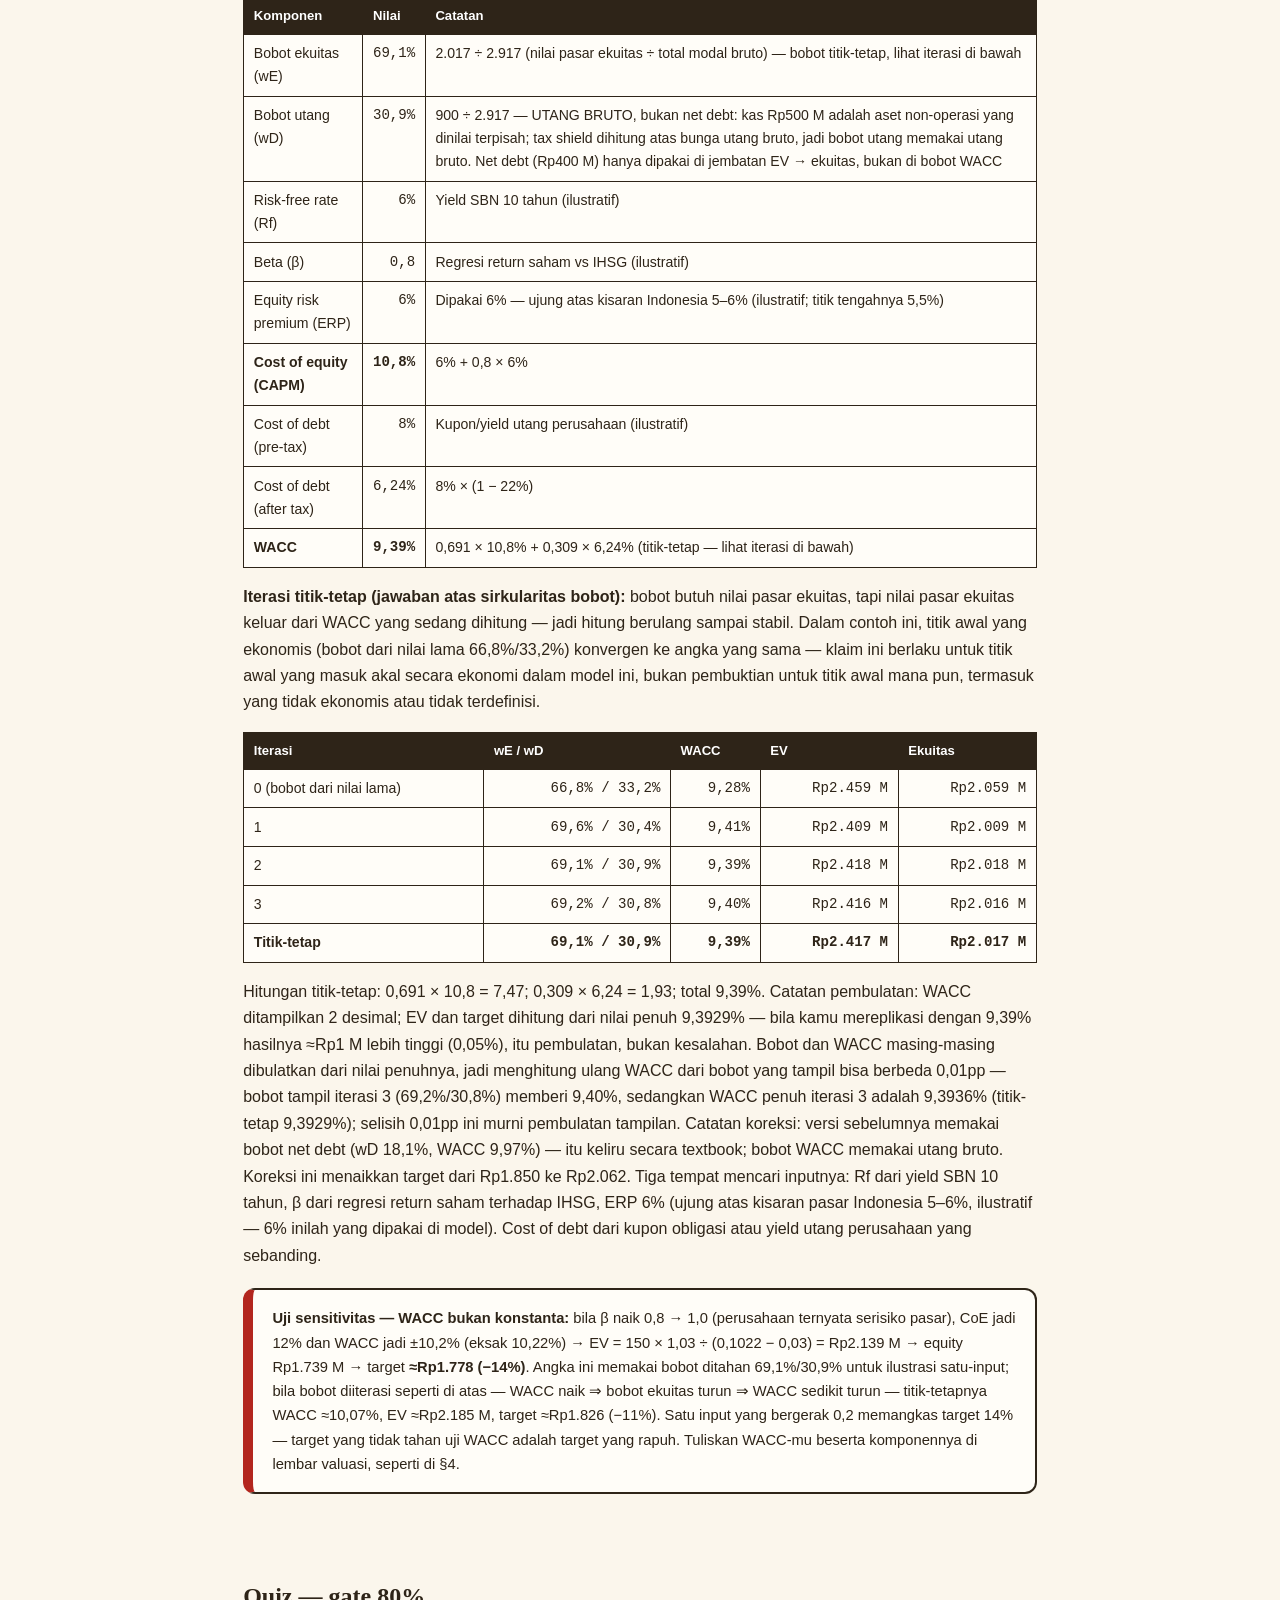
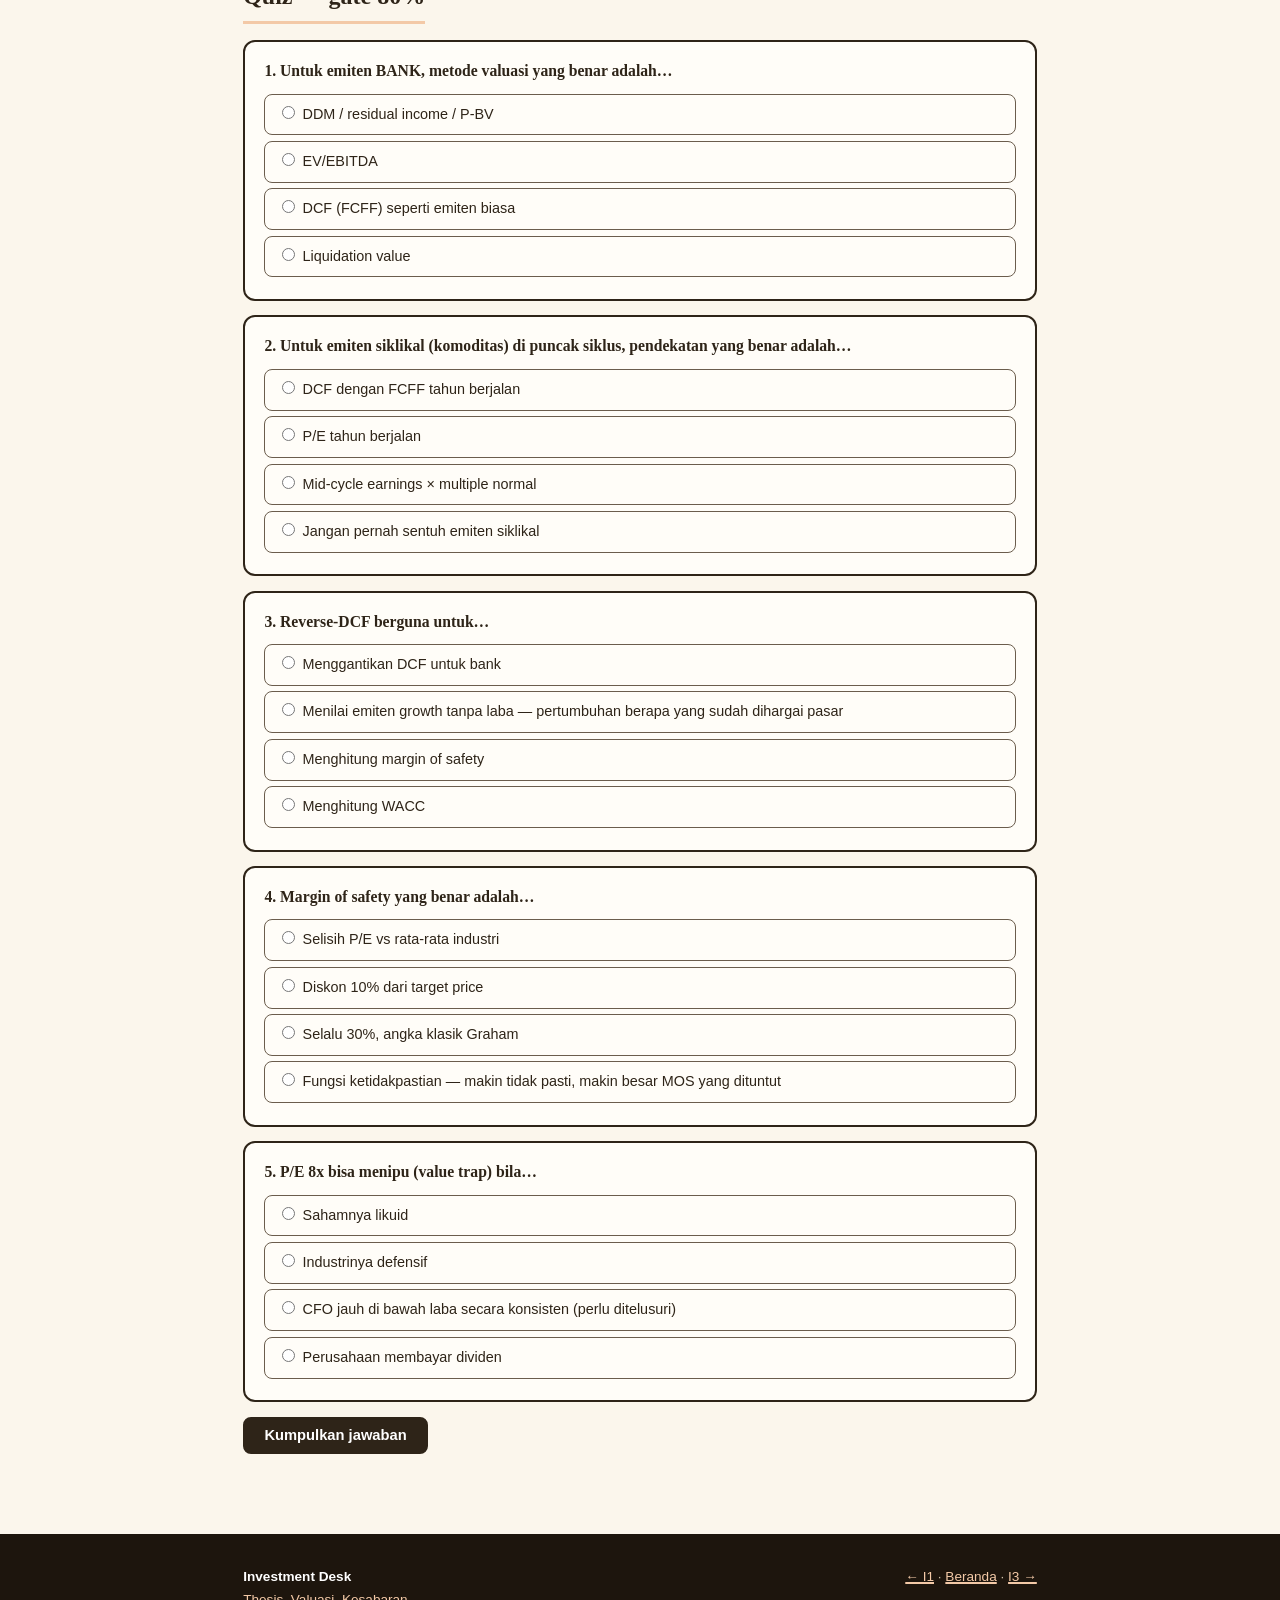
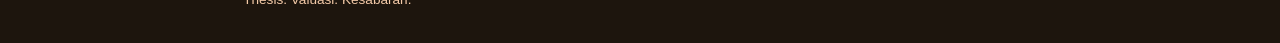
<file: i2/index.html>
<!DOCTYPE html>
<html lang="id">
<head>
<meta charset="UTF-8">
<meta name="viewport" content="width=device-width, initial-scale=1.0">
<title>I2 · Toolbox Valuasi · Investment Desk</title>
<meta name="description" content="I2 Investment Desk: metode valuasi mengikuti emiten — DCF, DDM, multiples — dan margin of safety yang jujur.">
<link rel="canonical" href="https://investment-desk.pages.dev/i2/">
<link rel="stylesheet" href="/css/style.css">
</head>
<body>

<nav class="id-nav">
  <a href="/">← Investment Desk</a>
  <span class="mantra">Thesis. Valuasi. Kesabaran.</span>
</nav>

<header class="id-hero">
  <p class="kicker">I2 · Toolbox</p>
  <h1>Valuasi: Metode <em>Mengikuti Emiten.</em></h1>
  <p class="lede">Kesalahan valuasi paling mahal bukan salah hitung — <strong>salah pilih metode</strong>. DCF untuk bank sama kelirunya dengan P/E untuk perusahaan tanpa laba.</p>
</header>

<main class="wrap">

<section class="id-sec">
  <div class="prereq">
    <h3>Prasyarat &amp; rujukan</h3>
    <ul>
      <li><strong>Wajib:</strong> <a href="https://fmva-sprint.pages.dev/">FMVA Sprint</a> Hari 08–15 — DCF diajarkan penuh di sana (tidak diulang di sini).</li>
      <li><strong>Studi kasus:</strong> FMVA Real Cases — UNVR (DCF), ASII (SOTP), TSLA (reverse-DCF), BBCA (valuasi bank).</li>
      <li><strong>Angka bank:</strong> <a href="https://fsa-lab.pages.dev/modul-30/">FSA Lab M30</a> — rasio bank.</li>
    </ul>
  </div>
</section>

<section class="id-sec">
  <h2>1 · Decision tree: metode apa untuk emiten apa</h2>
  <div class="tblwrap"><table class="stmt">
    <thead><tr><th>Jenis emiten</th><th>Metode utama</th><th>Kenapa</th></tr></thead>
    <tbody>
      <tr><td><strong>Non-bank, arus kas stabil</strong></td><td>DCF (FCFF)</td><td>Nilai = kas yang bisa diambil seluruh penyandang modal (utang + ekuitas) di masa depan, didiskon</td></tr>
      <tr><td><strong>Bank / finansial</strong></td><td>DDM / residual income / P/BV</td><td>DCF tidak cocok untuk bank — utang adalah bahan baku, bukan beban</td></tr>
      <tr><td><strong>Konglomerat multi-segmen</strong></td><td>SOTP (sum-of-the-parts)</td><td>Tiap segmen punya risiko &amp; kelipatan berbeda — satu DCF menutupi itu</td></tr>
      <tr><td><strong>Siklikal (komoditas, properti)</strong></td><td>Mid-cycle earnings × multiple normal</td><td>DCF di puncak siklus = membeli puncak; pakai laba tengah-siklus</td></tr>
      <tr><td><strong>Growth tanpa laba</strong></td><td>Reverse-DCF</td><td>Balik pertanyaannya: pertumbuhan berapa yang SUDAH dihargai pasar? Masuk akal tidak?</td></tr>
      <tr><td><strong>Distress / ekuitas hampir nol</strong></td><td>Jangan (atau liquidation value)</td><td>Bukan wilayah analis ekuitas — ini meja kredit/workout</td></tr>
    </tbody>
  </table></div>
  <p>Multiples (P/E, EV/EBITDA) umumnya adalah <strong>pembanding</strong>, bukan metode utama — ia menjawab "murah relatif terhadap apa", bukan "berapa nilainya". Selalu pasangkan dengan satu metode absolut. Pengecualian (§5.1, §5.3): SOTP dan mid-cycle earnings — di sana kelipatan adalah metode utamanya, tapi kelipatan itu wajib dijustifikasi (kenapa 8×, bukan 6× atau 12×) dan di-cross-check.</p>
</section>

<section class="id-sec">
  <h2>2 · Margin of safety yang jujur</h2>
  <p>Margin of safety (MOS) bukan angka magis 30%. Ia adalah <strong>fungsi ketidakpastian</strong>:</p>
  <ul>
    <li><strong>Bisnis stabil, kas terprediksi</strong> (consumer staples): MOS 15–20% cukup — nilai relatif lebih dapat diperkirakan, tetapi tetap tidak pasti; 15–20% adalah ambang ilustratif, bukan jaminan.</li>
    <li><strong>Bisnis siklikal</strong> (komoditas, properti): MOS 30–40% — nilai sendiri bergerak mengikuti siklus.</li>
    <li><strong>Thesis bergantung satu asumsi</strong> (satu kontrak, satu regulasi): MOS 40%+ atau jangan beli — kamu bertaruh, bukan berinvestasi.</li>
  </ul>
  <div class="honest"><strong>Uji jujur:</strong> tulis SATU kalimat — "saya butuh asumsi X benar agar target tercapai; kalau X salah 20%, target saya jadi RpY." Kalau Y di bawah harga pasar, MOS-mu ilusi.</div>
</section>

<section class="id-sec">
  <h2>3 · Kapan multiples menipu (value trap)</h2>
  <p>Tiga pola "terlihat murah" yang paling sering menjebak:</p>
  <ol>
    <li><strong>P/E rendah + CFO jauh di bawah laba.</strong> Cek CFO vs laba 3 tahun. CFO yang konsisten jauh di bawah laba adalah red flag — telusuri penyebabnya: perbedaan waktu penerimaan kas dan perubahan modal kerja dapat menjelaskannya secara sah, jadi selisih itu perlu ditelusuri, bukan bukti otomatis laba tidak berkualitas (lensa forensik I1).</li>
    <li><strong>P/BV &lt; 1 pada bisnis yang menghancurkan modal.</strong> Murah vs nilai buku tidak berarti apa-apa bila ROE &lt; cost of equity bertahun-tahun — perusahaan menghasilkan return di bawah biaya modal, jadi nilai yang diciptakan negatif. Tapi nilai buku tidak otomatis menyusut: selama ROE positif dan laba ditahan, buku justru tumbuh pada laju ROE × retensi (mis. ROE 5% × retensi 50% → tumbuh 2,5%/tahun). Nilai buku hanya menyusut bila perusahaan rugi (ROE negatif) atau dividen melebihi laba (payout &gt; 100%).</li>
    <li><strong>EV/EBITDA rendah di puncak siklus.</strong> EBITDA puncak membuat kelipatan terlihat murah tepat sebelum jatuh — pakai mid-cycle.</li>
  </ol>
  <p>Aturan praktis: <strong>multiples untuk screening dan cross-check, DCF/DDM untuk keputusan.</strong> Pengecualiannya SOTP dan mid-cycle earnings (§5.1, §5.3) — di sana kelipatan adalah metode utamanya, tapi kelipatan itu wajib dijustifikasi (kenapa 8×, bukan 6× atau 12×) dan di-cross-check. Tidak ada yang beli saham hanya karena "P/E-nya 8x" tanpa justifikasi.</p>
</section>

<section class="id-sec">
  <h2>4 · Lembar valuasi 1 emiten (contoh ilustratif)</h2>
  <p><span class="ilus" style="display:inline-block">ILUSTRATIF — EMITEN FIKTIF</span></p>
  <p>Emiten di bawah ini adalah <strong>PT Sinar Ritel</strong> (fiktif) — emiten yang sama dengan thesis contoh di I1 §2 (BUY, target Rp2.062) dan contoh sizing di I3 §2. Semua angka di I1, I2 §4/§6, dan I3 merujuk ke lembar yang sama.</p>
  <div class="tblwrap"><table class="stmt">
    <thead><tr><th>Pos</th><th class="num">Nilai</th><th>Catatan</th></tr></thead>
    <tbody>
      <tr><td>FCFF</td><td class="num">Rp150 M</td><td>Dari model (diajarkan di FMVA H08–H15)</td></tr>
      <tr><td>g / WACC</td><td class="num">3% / 9,39%</td><td>g &lt; pertumbuhan ekonomi jangka panjang</td></tr>
      <tr><td>Enterprise value</td><td class="num">Rp2.417 M</td><td>150 × 1,03 ÷ (0,0939 − 0,03)</td></tr>
      <tr><td>(−) Net debt</td><td class="num">Rp400 M</td><td>Utang 900 − kas 500</td></tr>
      <tr><td>Equity value</td><td class="num">Rp2.017 M</td><td></td></tr>
      <tr><td>(÷) Saham beredar</td><td class="num">978 jt</td><td>Diluted</td></tr>
      <tr><td><strong>Target price</strong></td><td class="num"><strong>Rp2.062</strong></td><td>2.017 ÷ 0,978 = 2.062 → dibulatkan</td></tr>
      <tr><td>Harga pasar</td><td class="num">Rp1.500</td><td></td></tr>
      <tr><td><strong>Upside</strong></td><td class="num"><strong>37%</strong></td><td>MOS ≈27% ((2.062−1.500)/2.062) — memadai untuk ritel stabil</td></tr>
    </tbody>
  </table></div>
  <p>Lembar seperti ini — satu tabel, semua asumsi terlihat — adalah yang kamu bawa ke <a href="/simulator/">simulator komite</a>.</p>
</section>

<section class="id-sec">
  <h2>5 · Contoh kerja lima cabang lain</h2>
  <p>DCF sudah punya contoh lengkap di §4. Lima cabang lain dari decision tree §1 belum — ini contohnya, satu per satu. Semua emiten di bawah <strong>fiktif</strong>, semua angka <strong>ilustratif</strong>, input lengkap dan bisa direplikasi dari tabelnya.</p>

  <h3>5.1 · SOTP — konglomerat multi-segmen</h3>
  <p><span class="ilus" style="display:inline-block">ILUSTRATIF — EMITEN FIKTIF</span></p>
  <p><strong>PT Nusantara Holdings</strong> (fiktif) punya tiga segmen dengan risiko berbeda — satu DCF menutupi itu. Nilai tiap segmen dari EBITDA × kelipatan segmen sejenis (ilustratif), lalu dijumlahkan:</p>
  <div class="tblwrap"><table class="stmt">
    <thead><tr><th>Segmen</th><th class="num">EBITDA</th><th class="num">Kelipatan</th><th class="num">EV segmen</th></tr></thead>
    <tbody>
      <tr><td>Ritel</td><td class="num">Rp300 M</td><td class="num">8×</td><td class="num">Rp2.400 M</td></tr>
      <tr><td>Properti</td><td class="num">Rp120 M</td><td class="num">10×</td><td class="num">Rp1.200 M</td></tr>
      <tr><td>Logistik</td><td class="num">Rp80 M</td><td class="num">6×</td><td class="num">Rp480 M</td></tr>
      <tr><td><strong>Total EV</strong></td><td class="num"></td><td class="num"></td><td class="num"><strong>Rp4.080 M</strong></td></tr>
      <tr><td>(−) Net debt</td><td class="num"></td><td class="num"></td><td class="num">Rp800 M</td></tr>
      <tr><td><strong>Equity value</strong></td><td class="num"></td><td class="num"></td><td class="num"><strong>Rp3.280 M</strong></td></tr>
      <tr><td>(÷) Saham beredar</td><td class="num"></td><td class="num"></td><td class="num">1.000 jt</td></tr>
      <tr><td><strong>Target price</strong></td><td class="num"></td><td class="num"></td><td class="num"><strong>Rp3.280</strong></td></tr>
    </tbody>
  </table></div>
  <p>Hitungan: 300 × 8 = 2.400; 120 × 10 = 1.200; 80 × 6 = 480; total 4.080 − 800 = 3.280; 3.280 M ÷ 1.000 jt saham = Rp3.280/saham. Keputusan: harga pasar (ilustratif) <strong>Rp2.500</strong> → upside ke target Rp3.280 = <strong>31%</strong> (MOS ≈24% — (3.280−2.500)/3.280); bila holding discount 10% dipakai, target Rp2.872 → upside <strong>15%</strong> (MOS ≈13%) — margin tipis, di bawah lantai MOS kita (15–20% untuk bisnis stabil, §2), jadi tidak lagi menarik pada diskon itu; keputusan bergantung pada apakah kamu memakai diskon itu.</p>
  <p><strong>Asumsi cakupan klaim (baca sebelum memakai tabel ini):</strong> ilustrasi di atas mengasumsikan <strong>kepemilikan penuh</strong> atas ketiga segmen — seluruh EV segmen adalah milik pemegang saham Nusantara Holdings — dan <strong>net debt konsolidasi yang sesuai</strong>, yaitu utang dan kas yang sudah mencakup seluruh segmen dan holding, tanpa ada yang terhitung dua kali. Penjumlahan EV segmen lalu pengurangan satu angka net debt hanya sah di bawah asumsi itu.</p>
  <p>Bila asumsi itu tidak berlaku, sesuaikan dulu sebelum menghitung target:</p>
  <ul>
    <li><strong>Kepemilikan parsial:</strong> segmen yang hanya dimiliki sebagian (mis. 60%) hanya menyumbang porsi kepemilikan itu ke EV — kalikan EV segmen dengan persentase kepemilikan, dan kurangkan klaim non-controlling (minoritas) dari nilai ekuitas.</li>
    <li><strong>Utang tingkat segmen vs holding:</strong> utang yang sudah dikurangkan di dalam EV segmen (mis. utang anak perusahaan yang dibebankan ke segmen) jangan dikurangkan lagi sebagai net debt holding — cek daftar utang per entitas agar tidak double count.</li>
    <li><strong>Klaim lain di atas ekuitas:</strong> saham preferen, utang konvertibel, atau opsi saham karyawan adalah klaim yang mendahului saham biasa — kurangkan nilainya dari equity value sebelum membagi dengan saham beredar.</li>
  </ul>
  <p>Satu pertimbangan yang sering ditambahkan analis: <strong>holding discount</strong> — konglomerat sering diperdagangkan di bawah jumlah segmennya; di sini dipakai asumsi ilustratif diskon 10–20% atas <strong>EV segmen</strong> (bukan atas ekuitas), tanpa data pendukung dalam modul ini. Bila diterapkan 10%: EV 4.080 × 0,9 = 3.672 → equity 2.872 → target <strong>Rp2.872</strong>. Bila diterapkan 20%: EV 4.080 × 0,8 = 3.264 → equity 2.464 → target <strong>Rp2.464</strong> — di bawah harga pasar Rp2.500 (upside −1,4%, MOS −1,5%) → <strong>PASS</strong>; keputusan berbalik dibanding ujung 10%, jadi rentang 10–20% bukan satu keputusan — tuliskan diskon yang kamu pakai. Tuliskan apakah kamu memakainya atau tidak — jangan diam-diam, dan jangan menghitung pengurang yang sama dua kali bila risiko holding sudah tercermin dalam nilai segmen. Cara yang sama dipakai FMVA Real Case ASII.</p>
  <p><strong>Cara memilih dan menjustifikasi kelipatan (prosedur):</strong> (1) kumpulkan peer sejenis — segmen yang sama, ukuran dan risiko sebanding, bukan sekadar satu sektor; (2) ambil median kelipatan peer (bukan rata-rata — median tahan terhadap outlier) sebagai titik awal; (3) sesuaikan dengan pertumbuhan dan ROE segmen vs peer — tumbuh lebih cepat atau ROE lebih tinggi membenarkan kelipatan di atas median, sebaliknya di bawah; (4) cross-check dengan median historis kelipatan segmen itu sendiri dan dengan kelipatan yang diimplikasikan DCF atas segmen tersebut — bila ketiganya berjauhan, jelaskan kenapa sebelum memakai angkanya. Kelipatan 8×/10×/6× pada tabel di atas adalah titik awal ilustratif dari prosedur ini (median peer sejenis, ilustratif) — bukan angka yang jatuh dari langit; tanpa justifikasi seperti ini, SOTP hanya memindahkan tebakan ke tabel.</p>

  <h3>5.2 · DDM dan residual income — bank</h3>
  <p><span class="ilus" style="display:inline-block">ILUSTRATIF — EMITEN FIKTIF</span></p>
  <p><strong>PT Bank Sejahtera</strong> (fiktif). DCF tidak cocok untuk bank (utang adalah bahan baku) — pakai dividen atau laba residu. Kedua metode harus bertemu di angka yang sama bila asumsinya konsisten; bila tidak bertemu, ada asumsi yang bertabrakan.</p>
  <div class="tblwrap"><table class="stmt">
    <thead><tr><th>Input</th><th class="num">Nilai</th><th>Catatan</th></tr></thead>
    <tbody>
      <tr><td>Nilai buku / saham</td><td class="num">Rp2.000</td><td></td></tr>
      <tr><td>ROE</td><td class="num">12%</td><td></td></tr>
      <tr><td>EPS tahun depan</td><td class="num">Rp240</td><td>12% × 2.000</td></tr>
      <tr><td>Payout ratio</td><td class="num">50%</td><td>Dividen tahun depan Rp120</td></tr>
      <tr><td>g (pertumbuhan)</td><td class="num">6%</td><td>ROE × retensi = 12% × 50% — cek konsistensi</td></tr>
      <tr><td>Cost of equity</td><td class="num">11%</td><td>CAPM (§6)</td></tr>
    </tbody>
  </table></div>
  <p><strong>DDM:</strong> 120 ÷ (0,11 − 0,06) = 120 ÷ 0,05 = <strong>Rp2.400</strong>. <strong>Residual income:</strong> laba residu tahun 1 = (12% − 11%) × 2.000 = Rp20; nilai = 2.000 + 20 ÷ (0,11 − 0,06) = 2.000 + 400 = <strong>Rp2.400</strong>. Kedua metode bertemu — asumsi konsisten. Cek silang: P/BV = 2.400 ÷ 2.000 = 1,2× — bank dengan ROE 12% di atas cost of equity 11% memang layak di atas nilai buku (bandingkan I2 §3: dalam model perpetuitas sederhana dengan asumsi konsisten, P/BV &lt; 1 sejalan dengan ROE berkelanjutan di bawah cost of equity — ROE saat ini bisa berbeda dari ROE berkelanjutan, dan ekspektasi perubahan profitabilitas ikut menentukan nilai). Keputusan: harga pasar (ilustratif) <strong>Rp2.000</strong> (= nilai buku, P/BV 1,0×) → upside ke target Rp2.400 = <strong>20%</strong> (MOS ≈17% — (2.400−2.000)/2.400), memadai untuk bank dengan ROE di atas cost of equity. Valuasi bank diajarkan penuh di FMVA Real Case BBCA.</p>

  <h3>5.3 · Mid-cycle — siklikal</h3>
  <p><span class="ilus" style="display:inline-block">ILUSTRATIF — EMITEN FIKTIF</span></p>
  <p><strong>PT Tambang Merdeka</strong> (fiktif), produsen komoditas. Laba 10 tahun terakhir (Rp/saham): 100, 150, 200, 350, 500, 650, 750, 600, 400, 300 — jumlah 4.000, rata-rata <strong>Rp400</strong>. Kelipatan normal (rata-rata historis, ilustratif) 8× → target <strong>Rp3.200</strong>.</p>
  <p><strong>Cara memilih kelipatan normal 8×:</strong> mulai dari median kelipatan peer sejenis (sektor dan risiko yang sama, bukan rata-rata — median tahan terhadap outlier), lalu sesuaikan dengan pertumbuhan dan ROE emiten vs peer (tumbuh lebih cepat / ROE lebih tinggi → kelipatan di atas median; sebaliknya di bawah), dan cross-check dengan median historis kelipatan emiten sendiri selama satu siklus penuh. Bila ketiganya — median peer, median historis, dan DCF yang diimplikasikan kelipatan itu — berjauhan, jelaskan kenapa sebelum memakai angkanya. Di contoh ini 8× adalah median historis ilustratif; tanpa prosedur ini, "8×" hanya tebakan.</p>
  <p><strong>Cara memilih panjang jendela:</strong> jendela wajib mencakup satu siklus penuh — minimal satu puncak dan satu palung — supaya rata-rata tidak didominasi satu fase siklus. Untuk komoditas, 10 tahun adalah titik awal yang wajar, bukan angka sakti: bila siklusnya lebih panjang, pakai jendela yang lebih panjang; bila bisnis berubah struktural (mis. tambang baru, regulasi baru), pisahkan jendela sebelum dan sesudah perubahan itu, jangan dirata-rata jadi satu. Median (Rp375) dipakai sebagai pembanding karena tahan terhadap puncak Rp750.</p>
  <p>Jebakannya: pakai EPS puncak siklus Rp750 × 8 = <strong>Rp6.000</strong> — hampir 2× nilai benar, tepat sebelum siklus berbalik. Pakai EPS bawah Rp100 × 8 = <strong>Rp800</strong> — kamu menjual di bawah nilai. Uji sensitivitas: median deret ini <strong>Rp375</strong> (bukan Rp400) → target 375 × 8 = <strong>Rp3.000</strong>, 6% di bawah target rata-rata — rata-rata tertarik ke atas oleh puncak Rp750, jadi bila siklus saat ini sedang turun, pakai median (atau rata-rata jendela yang lebih panjang) sebagai pembanding sebelum memutuskan. Keputusan: harga pasar (ilustratif) <strong>Rp2.400</strong> (= EPS tahun terakhir Rp300 × 8 — pasar menghargai laba tahun terakhir seolah-olah itu titik bawah siklus; titik bawah yang sebenarnya Rp100 × 8 = Rp800) → upside ke target Rp3.200 = <strong>33%</strong> (MOS 25%); ke target median Rp3.000 upside tetap 25% (MOS ≈20%) — keduanya di bawah ambang MOS siklikal 30–40% (§2), jadi belum memadai pada harga ini: ambang itu ilustratif, bukan jaminan, tetapi keputusan contoh harus diuji terhadapnya. DCF di puncak siklus membuat kesalahan yang sama dengan baju berbeda: proyeksi yang "masuk akal" di puncak hampir selalu terlalu tinggi. Aturan: <strong>untuk siklikal, laba yang dipakai adalah laba tengah-siklus, bukan laba tahun ini.</strong></p>

  <h3>5.4 · Reverse-DCF — growth tanpa laba stabil</h3>
  <p><span class="ilus" style="display:inline-block">ILUSTRATIF — EMITEN FIKTIF</span></p>
  <p><strong>PT Kirim Cepat</strong> (fiktif), logistik yang sedang tumbuh. Jangan tanya "berapa nilainya?" dulu — balik pertanyaannya: <strong>pertumbuhan berapa yang SUDAH dihargai pasar?</strong> Harga pasar Rp5.000 × 500 jt saham = equity Rp2.500 M; + net debt Rp500 M = EV Rp3.000 M. FCFF Rp120 M, WACC 12%:</p>
  <p>3.000 = 120 × (1 + g) ÷ (0,12 − g) → 360 − 3.000g = 120 + 120g → 240 = 3.120g → <strong>g ≈ 7,7%</strong>. Cek: 120 × 1,0769 ÷ (0,12 − 0,0769) = 129,23 ÷ 0,0431 ≈ Rp2.998 M — selisih Rp2 M dari pembulatan g, bisa diabaikan.</p>
  <p>Vonisnya ada di perbandingan: pasar menghargai pertumbuhan FCFF <strong>7,7% selamanya</strong>. Pertumbuhan historis perusahaan ini 5% (ilustratif) dan pertumbuhan ekonomi jangka panjang ±5%. Bila kamu percaya g hanya 5%: EV = 120 × 1,05 ÷ (0,12 − 0,05) = 126 ÷ 0,07 = Rp1.800 M → equity 1.300 M → target <strong>Rp2.600</strong> — jauh di bawah harga Rp5.000 → <strong>PASS</strong>. Catatan: g = 5% adalah kasus batas — aturan §4 mensyaratkan g di bawah pertumbuhan ekonomi jangka panjang (±5%), jadi skenario ini menyentuh batas atasnya; vonis PASS tidak berubah bila g diturunkan sedikit (g 4,5% → EV ≈Rp1.672 M, target ≈Rp2.344 — tetap jauh di bawah Rp5.000). Cara yang sama dipakai FMVA Real Case TSLA (g implied 38,7% — pasar menghargai pertumbuhan yang hampir mustahil).</p>

  <h3>5.5 · Distress — kapan jawabannya "jangan"</h3>
  <p><span class="ilus" style="display:inline-block">ILUSTRATIF — EMITEN FIKTIF</span></p>
  <p><strong>PT Tekstil Kusam</strong> (fiktif): utang Rp900 M, aset tercatat Rp1.000 M, arus kas negatif 2 tahun. DCF di sini menyesatkan — bukan karena FCFF negatif membuat DCF mustahil, melainkan karena tidak ada dasar kredibel untuk memproyeksikan arus kas atau g: FCFF negatif 2 tahun dan kelangsungan usahanya sendiri diragukan. Dalam skenario likuidasi ini, yang tersisa hanya nilai likuidasi, dengan recovery rate per jenis aset (ilustratif):</p>
  <div class="tblwrap"><table class="stmt">
    <thead><tr><th>Aset</th><th class="num">Tercatat</th><th class="num">Recovery</th><th class="num">Nilai likuidasi</th></tr></thead>
    <tbody>
      <tr><td>Kas</td><td class="num">Rp100 M</td><td class="num">100%</td><td class="num">Rp100 M</td></tr>
      <tr><td>Piutang</td><td class="num">Rp200 M</td><td class="num">70%</td><td class="num">Rp140 M</td></tr>
      <tr><td>Persediaan</td><td class="num">Rp300 M</td><td class="num">50%</td><td class="num">Rp150 M</td></tr>
      <tr><td>Aset tetap</td><td class="num">Rp400 M</td><td class="num">40%</td><td class="num">Rp160 M</td></tr>
      <tr><td><strong>Total recovery</strong></td><td class="num"><strong>Rp1.000 M</strong></td><td class="num"></td><td class="num"><strong>Rp550 M</strong></td></tr>
      <tr><td>(−) Utang</td><td class="num"></td><td class="num"></td><td class="num">Rp900 M</td></tr>
      <tr><td><strong>Nilai ekuitas</strong></td><td class="num"></td><td class="num"></td><td class="num"><strong>Rp0</strong></td></tr>
    </tbody>
  </table></div>
  <p><strong>Asumsi yang diabaikan dalam skenario ini:</strong> hitungan di bawah mengasumsikan <strong>biaya likuidasi diabaikan atau sudah tercakup</strong> dalam recovery rate tiap aset, dan <strong>tidak ada kewajiban atau klaim lain</strong> di luar utang Rp900 M — tidak ada biaya hukum dan administrasi likuidasi, pajak atas penjualan aset, utang pajak, gaji karyawan yang belum dibayar, atau klaim lain yang mendahului kreditur. Bila ada klaim seperti itu, kurangkan dulu dari total recovery sebelum membandingkannya dengan utang.</p>
  <p><strong>Urutan klaim harus diperiksa sebelum menghitung recovery ekuitas:</strong> dalam likuidasi, pemegang saham biasa dibayar terakhir — setelah kreditur beragunan, kreditur tanpa agunan, dan klaim yang diutamakan hukum (mis. gaji dan pajak). Ekuitas hanya mendapat sisa setelah semua klaim yang mendahului dilunasi. Jadi langkahnya: (1) hitung total recovery, (2) kurangkan biaya likuidasi dan klaim lain, (3) bayar klaim menurut urutannya, (4) baru hitung sisa untuk ekuitas — jangan langsung mengurangkan utang dari recovery bila ada klaim lain di antaranya.</p>
  <p>Hitungan: 100 + 140 + 150 + 160 = 550; 550 − 900 = −350 → ekuitas <strong>Rp0</strong> (ekuitas tidak bisa negatif — pemegang saham mendapat nol, kreditur menanggung rugi Rp350 M). Keputusan: harga pasar (ilustratif) <strong>Rp500</strong> per saham pun masih di atas nilai Rp0 — upside −100%, tidak ada MOS sama sekali → <strong>PASS</strong> pada harga positif bila skenario likuidasi ini dipakai sebagai dasar keputusan. Nilai opsi ekuitas / restrukturisasi berada di luar skenario ini — pembeli di Rp500 bisa untung bila restrukturisasi berhasil, jadi vonis ini bersyarat pada skenario likuidasi, bukan nilai mutlak. Pelajarannya: bila nilai likuidasi di bawah utang, tidak ada "target price" yang bisa ditulis dengan jujur dari skenario likuidasi ini. Ini bukan wilayah analis ekuitas — ini meja kredit/workout (lihat Credit Desk). <strong>"Jangan" adalah jawaban yang benar, bukan kegagalan analisis.</strong></p>
</section>

<section class="id-sec">
  <h2>6 · Dari mana WACC 9,39% itu?</h2>
  <p>WACC 9,39% di model kanonis (§4) bukan angka dari langit — ini turunannya, dari komponen yang masing-masing bisa diuji. Mekanik lengkap WACC diajarkan penuh di <strong>FMVA Sprint Hari 09</strong> (tidak diulang di sini); bagian ini menunjukkan penurunan untuk model kanonis dan cara menguji sensitivitasnya.</p>
  <div class="tblwrap"><table class="stmt">
    <thead><tr><th>Komponen</th><th class="num">Nilai</th><th>Catatan</th></tr></thead>
    <tbody>
      <tr><td>Bobot ekuitas (wE)</td><td class="num">69,1%</td><td>2.017 ÷ 2.917 (nilai pasar ekuitas ÷ total modal bruto) — bobot titik-tetap, lihat iterasi di bawah</td></tr>
      <tr><td>Bobot utang (wD)</td><td class="num">30,9%</td><td>900 ÷ 2.917 — UTANG BRUTO, bukan net debt: kas Rp500 M adalah aset non-operasi yang dinilai terpisah; tax shield dihitung atas bunga utang bruto, jadi bobot utang memakai utang bruto. Net debt (Rp400 M) hanya dipakai di jembatan EV → ekuitas, bukan di bobot WACC</td></tr>
      <tr><td>Risk-free rate (Rf)</td><td class="num">6%</td><td>Yield SBN 10 tahun (ilustratif)</td></tr>
      <tr><td>Beta (β)</td><td class="num">0,8</td><td>Regresi return saham vs IHSG (ilustratif)</td></tr>
      <tr><td>Equity risk premium (ERP)</td><td class="num">6%</td><td>Dipakai 6% — ujung atas kisaran Indonesia 5–6% (ilustratif; titik tengahnya 5,5%)</td></tr>
      <tr><td><strong>Cost of equity (CAPM)</strong></td><td class="num"><strong>10,8%</strong></td><td>6% + 0,8 × 6%</td></tr>
      <tr><td>Cost of debt (pre-tax)</td><td class="num">8%</td><td>Kupon/yield utang perusahaan (ilustratif)</td></tr>
      <tr><td>Cost of debt (after tax)</td><td class="num">6,24%</td><td>8% × (1 − 22%)</td></tr>
      <tr><td><strong>WACC</strong></td><td class="num"><strong>9,39%</strong></td><td>0,691 × 10,8% + 0,309 × 6,24% (titik-tetap — lihat iterasi di bawah)</td></tr>
    </tbody>
  </table></div>
  <p><strong>Iterasi titik-tetap (jawaban atas sirkularitas bobot):</strong> bobot butuh nilai pasar ekuitas, tapi nilai pasar ekuitas keluar dari WACC yang sedang dihitung — jadi hitung berulang sampai stabil. Dalam contoh ini, titik awal yang ekonomis (bobot dari nilai lama 66,8%/33,2%) konvergen ke angka yang sama — klaim ini berlaku untuk titik awal yang masuk akal secara ekonomi dalam model ini, bukan pembuktian untuk titik awal mana pun, termasuk yang tidak ekonomis atau tidak terdefinisi.</p>
  <div class="tblwrap"><table class="stmt">
    <thead><tr><th>Iterasi</th><th class="num">wE / wD</th><th class="num">WACC</th><th class="num">EV</th><th class="num">Ekuitas</th></tr></thead>
    <tbody>
      <tr><td>0 (bobot dari nilai lama)</td><td class="num">66,8% / 33,2%</td><td class="num">9,28%</td><td class="num">Rp2.459 M</td><td class="num">Rp2.059 M</td></tr>
      <tr><td>1</td><td class="num">69,6% / 30,4%</td><td class="num">9,41%</td><td class="num">Rp2.409 M</td><td class="num">Rp2.009 M</td></tr>
      <tr><td>2</td><td class="num">69,1% / 30,9%</td><td class="num">9,39%</td><td class="num">Rp2.418 M</td><td class="num">Rp2.018 M</td></tr>
      <tr><td>3</td><td class="num">69,2% / 30,8%</td><td class="num">9,40%</td><td class="num">Rp2.416 M</td><td class="num">Rp2.016 M</td></tr>
      <tr><td><strong>Titik-tetap</strong></td><td class="num"><strong>69,1% / 30,9%</strong></td><td class="num"><strong>9,39%</strong></td><td class="num"><strong>Rp2.417 M</strong></td><td class="num"><strong>Rp2.017 M</strong></td></tr>
    </tbody>
  </table></div>
  <p>Hitungan titik-tetap: 0,691 × 10,8 = 7,47; 0,309 × 6,24 = 1,93; total 9,39%. Catatan pembulatan: WACC ditampilkan 2 desimal; EV dan target dihitung dari nilai penuh 9,3929% — bila kamu mereplikasi dengan 9,39% hasilnya ≈Rp1 M lebih tinggi (0,05%), itu pembulatan, bukan kesalahan. Bobot dan WACC masing-masing dibulatkan dari nilai penuhnya, jadi menghitung ulang WACC dari bobot yang tampil bisa berbeda 0,01pp — bobot tampil iterasi 3 (69,2%/30,8%) memberi 9,40%, sedangkan WACC penuh iterasi 3 adalah 9,3936% (titik-tetap 9,3929%); selisih 0,01pp ini murni pembulatan tampilan. Catatan koreksi: versi sebelumnya memakai bobot net debt (wD 18,1%, WACC 9,97%) — itu keliru secara textbook; bobot WACC memakai utang bruto. Koreksi ini menaikkan target dari Rp1.850 ke Rp2.062. Tiga tempat mencari inputnya: Rf dari yield SBN 10 tahun, β dari regresi return saham terhadap IHSG, ERP 6% (ujung atas kisaran pasar Indonesia 5–6%, ilustratif — 6% inilah yang dipakai di model). Cost of debt dari kupon obligasi atau yield utang perusahaan yang sebanding.</p>
  <div class="honest"><strong>Uji sensitivitas — WACC bukan konstanta:</strong> bila β naik 0,8 → 1,0 (perusahaan ternyata serisiko pasar), CoE jadi 12% dan WACC jadi ±10,2% (eksak 10,22%) → EV = 150 × 1,03 ÷ (0,1022 − 0,03) = Rp2.139 M → equity Rp1.739 M → target <strong>≈Rp1.778 (−14%)</strong>. Angka ini memakai bobot ditahan 69,1%/30,9% untuk ilustrasi satu-input; bila bobot diiterasi seperti di atas — WACC naik ⇒ bobot ekuitas turun ⇒ WACC sedikit turun — titik-tetapnya WACC ≈10,07%, EV ≈Rp2.185 M, target ≈Rp1.826 (−11%). Satu input yang bergerak 0,2 memangkas target 14% — target yang tidak tahan uji WACC adalah target yang rapuh. Tuliskan WACC-mu beserta komponennya di lembar valuasi, seperti di §4.</div>
</section>

<section class="id-sec">
  <h2>Quiz — gate 80%</h2>
  <div id="quiz-wrap"></div>
  <div class="btnrow"><button class="btn" id="quiz-submit">Kumpulkan jawaban</button></div>
  <div id="gate-box"></div>
</section>

</main>

<footer class="id-foot">
  <div class="wrap">
    <div><strong style="color:#fff">Investment Desk</strong><br>
    <span style="color:var(--apricot)">Thesis. Valuasi. Kesabaran.</span></div>
    <div><a href="/i1/">← I1</a> · <a href="/">Beranda</a> · <a href="/i3/">I3 →</a></div>
  </div>
</footer>

<script src="/js/common.js"></script>
<script src="/js/quiz.js"></script>
<script src="/js/i2.js"></script>
</body>
</html>
</file>
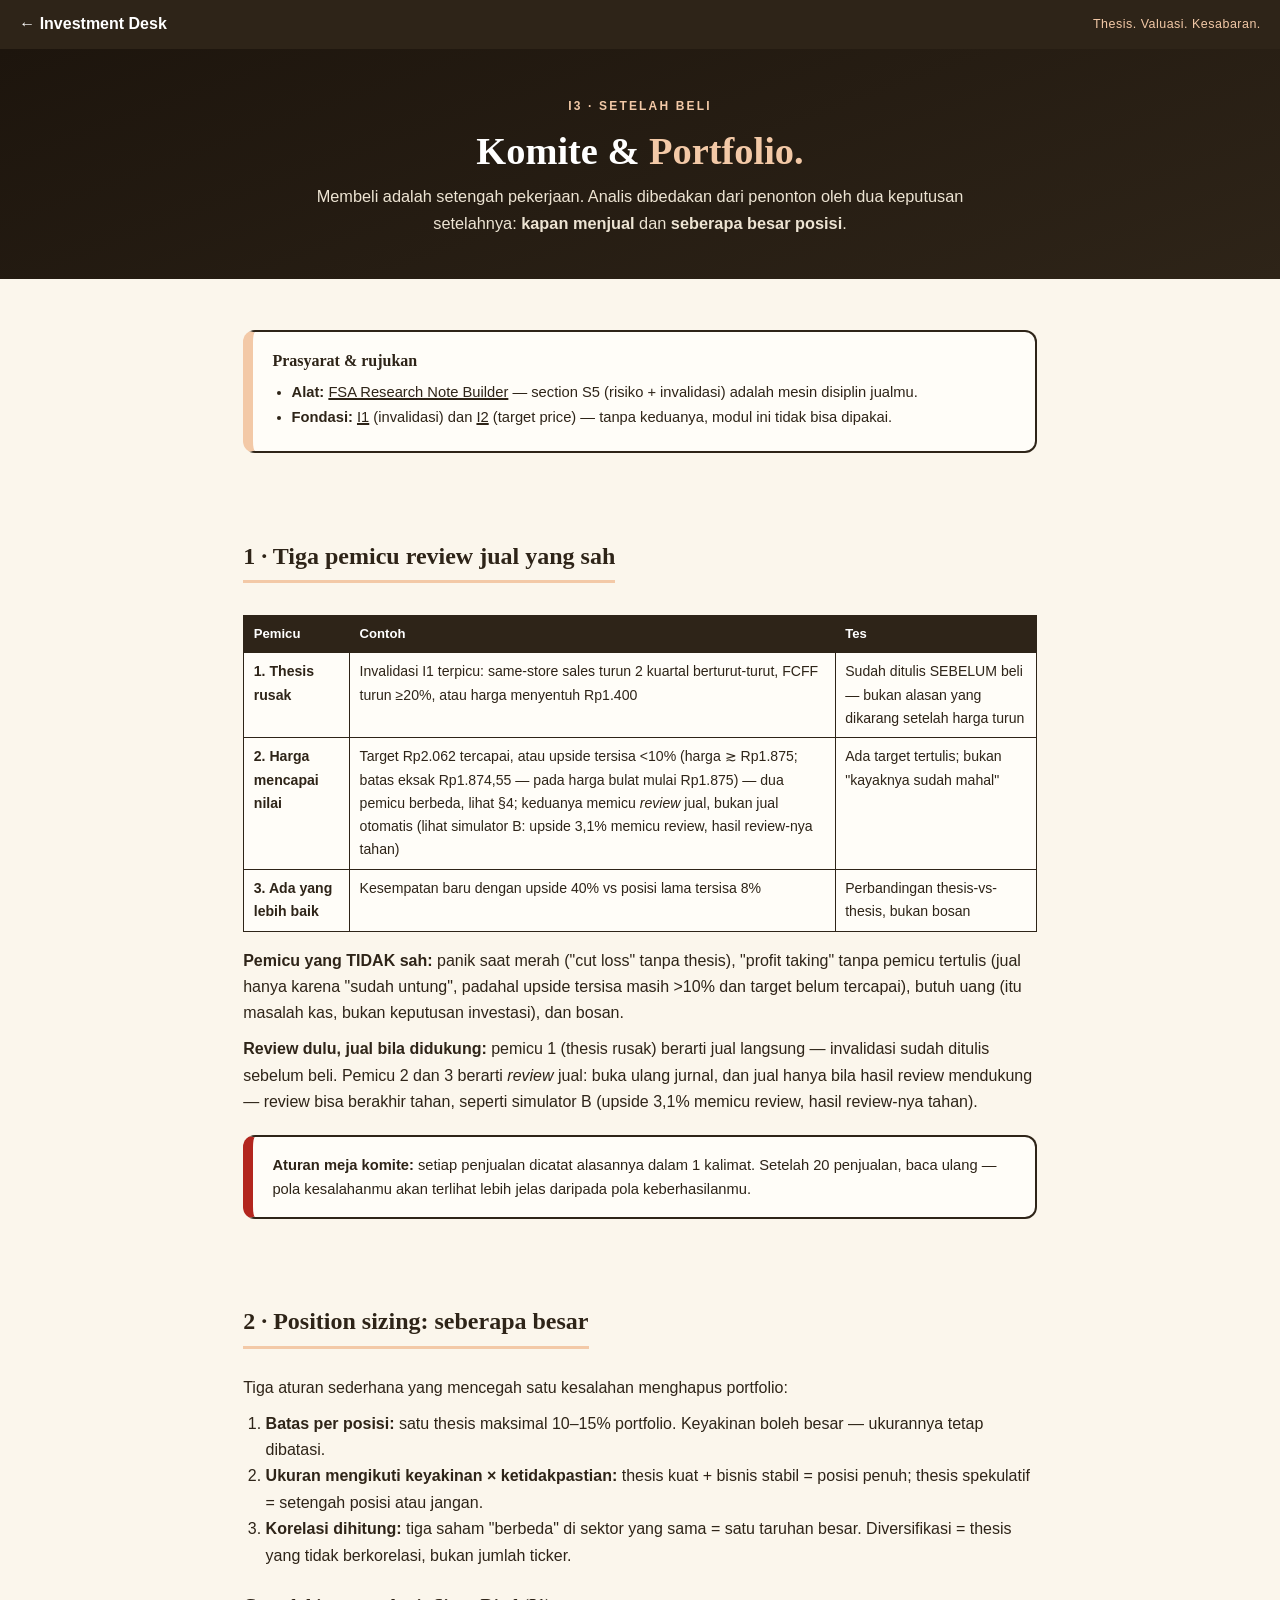
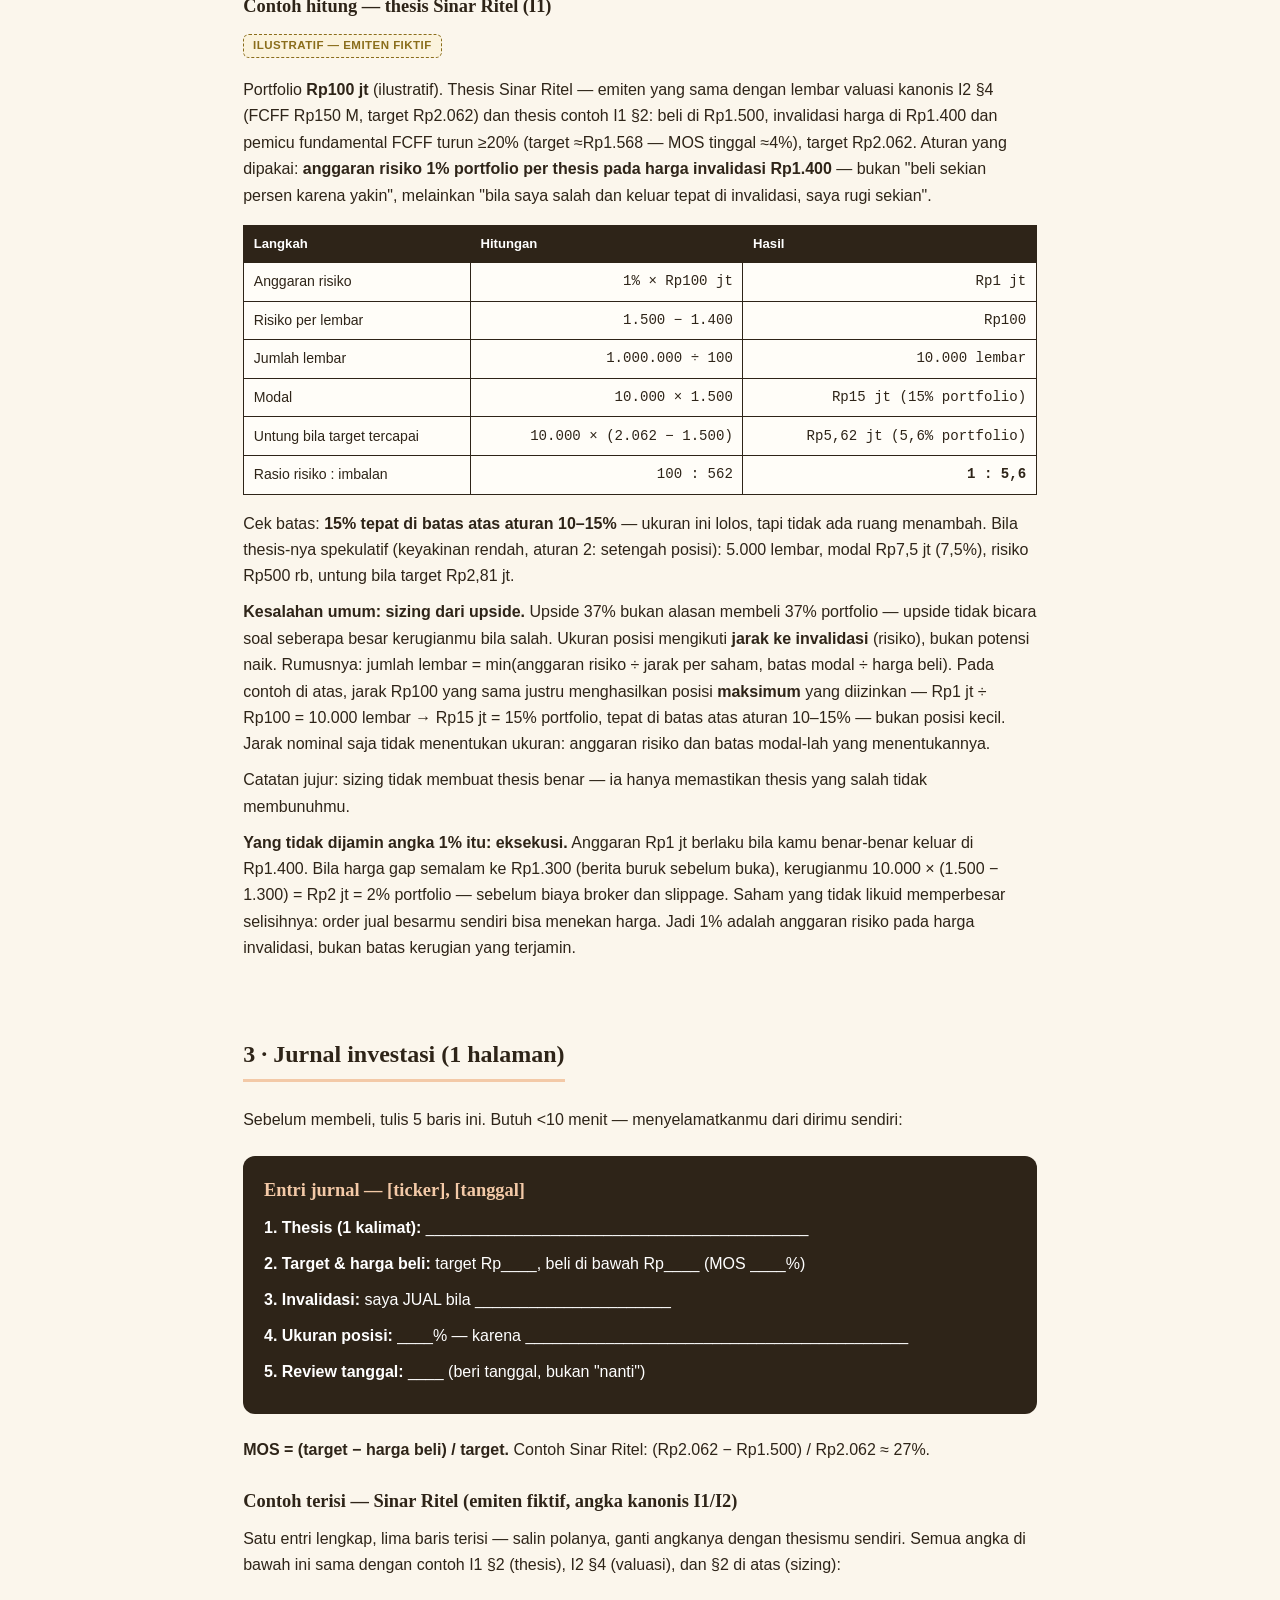
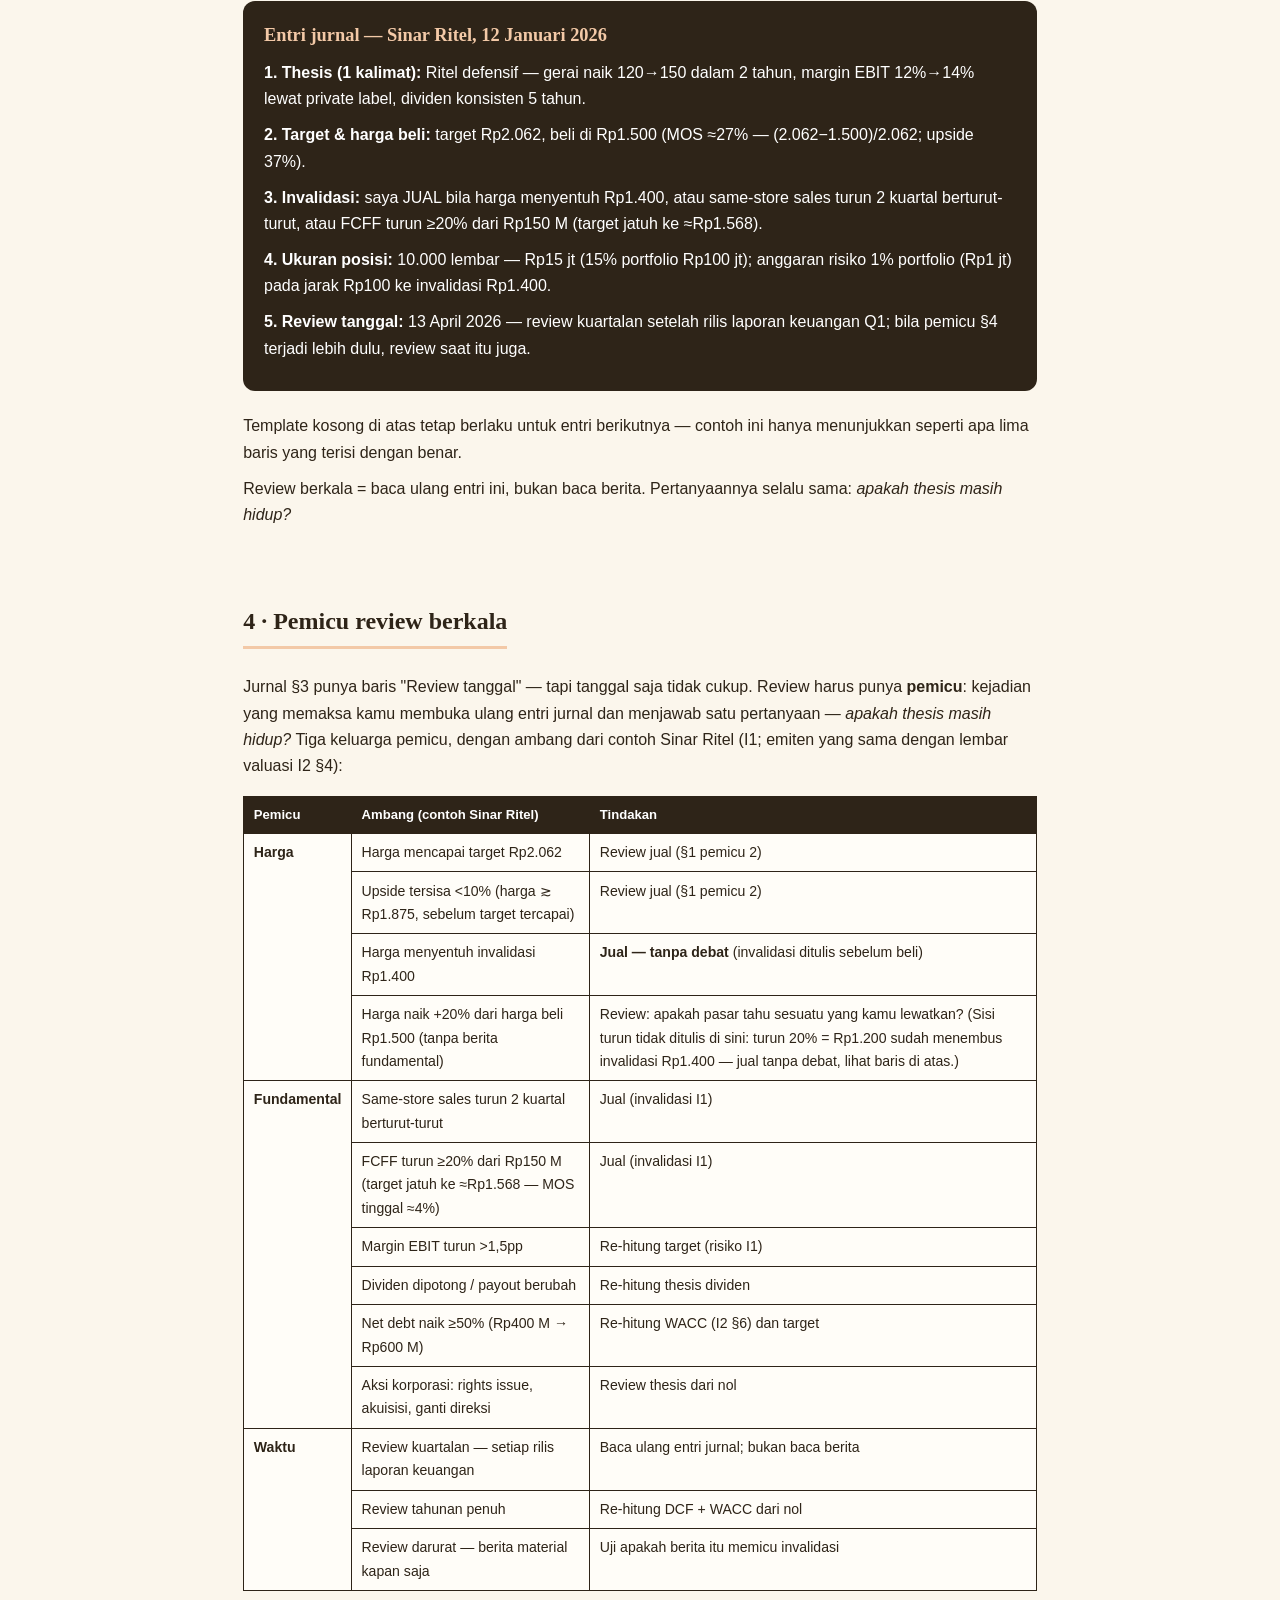
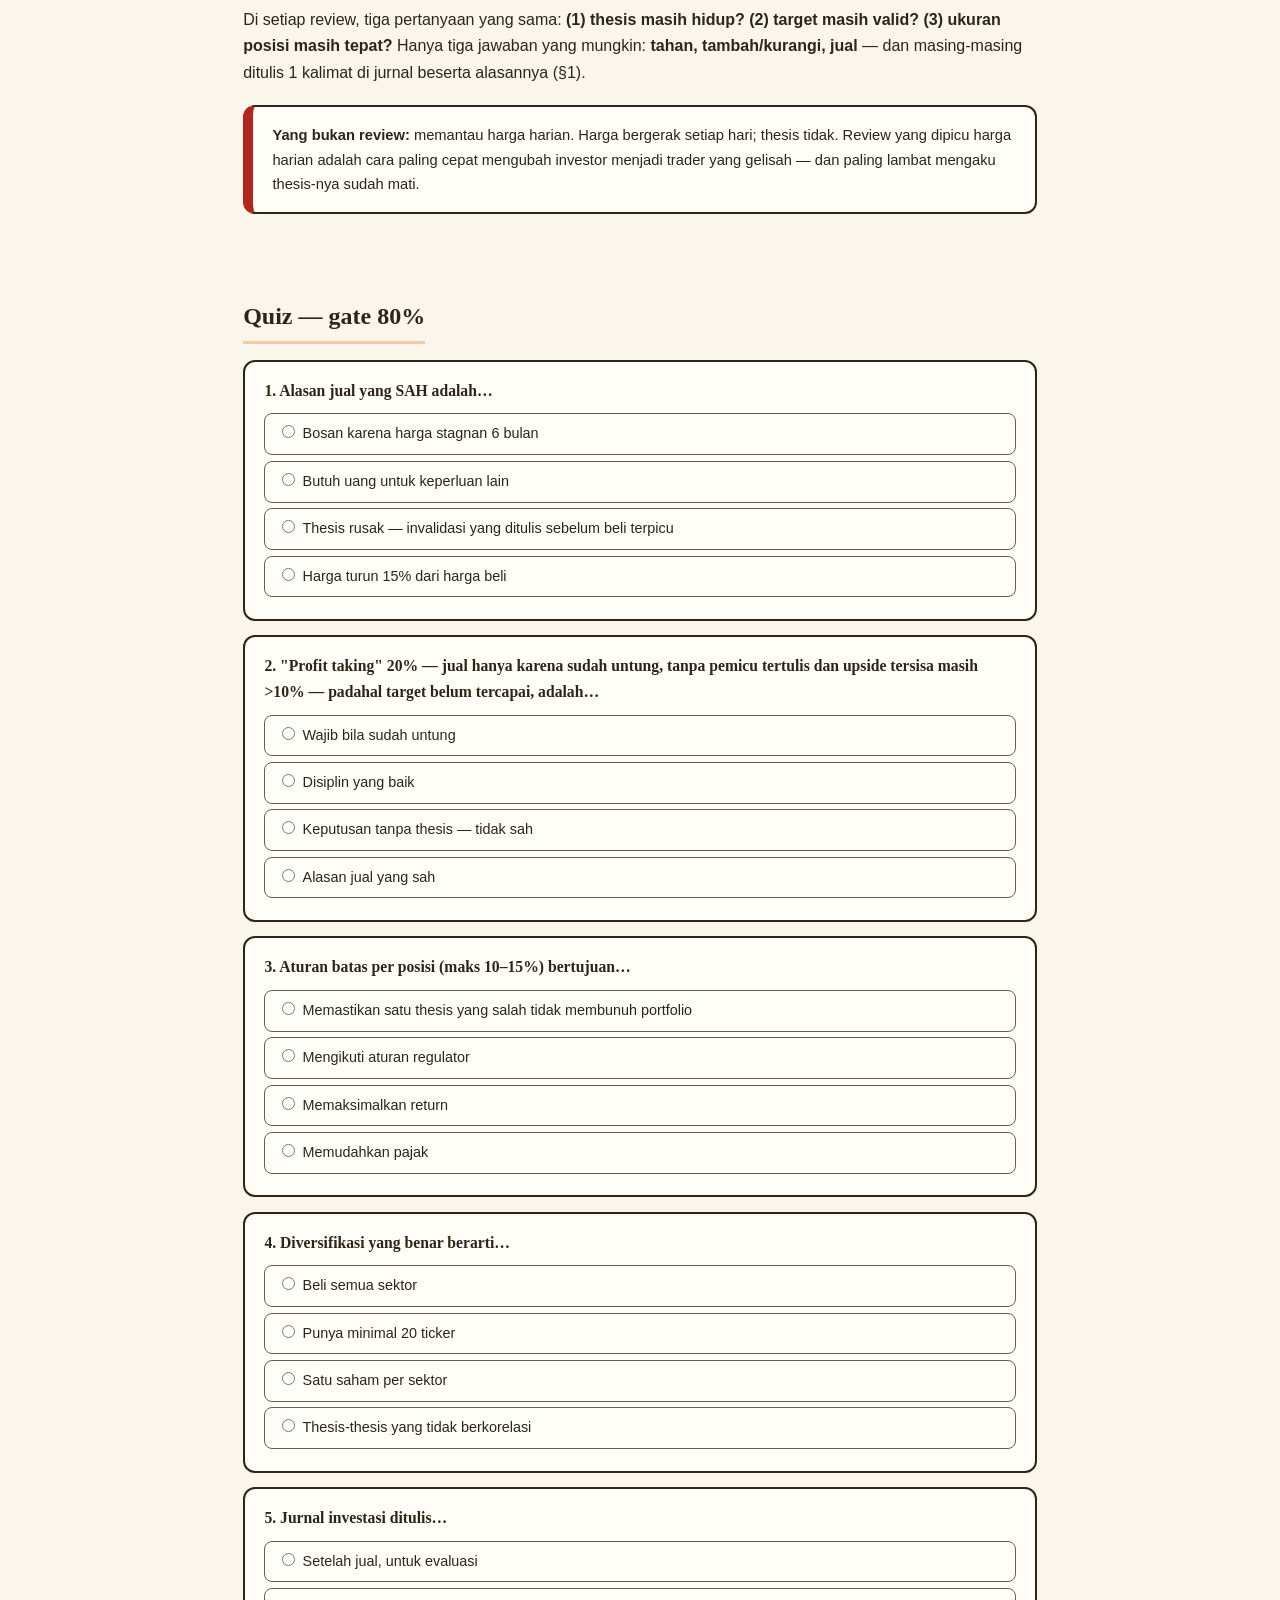
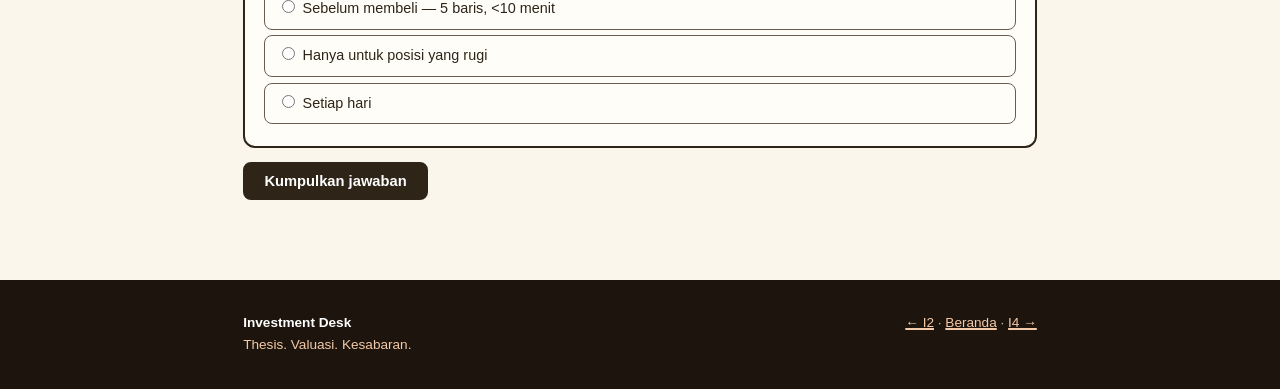
<file: i3/index.html>
<!DOCTYPE html>
<html lang="id">
<head>
<meta charset="UTF-8">
<meta name="viewport" content="width=device-width, initial-scale=1.0">
<title>I3 · Komite &amp; Portfolio · Investment Desk</title>
<meta name="description" content="I3 Investment Desk: kapan menjual, seberapa besar posisi, dan jurnal investasi — disiplin setelah beli.">
<link rel="canonical" href="https://investment-desk.pages.dev/i3/">
<link rel="stylesheet" href="/css/style.css">
</head>
<body>

<nav class="id-nav">
  <a href="/">← Investment Desk</a>
  <span class="mantra">Thesis. Valuasi. Kesabaran.</span>
</nav>

<header class="id-hero">
  <p class="kicker">I3 · Setelah beli</p>
  <h1>Komite &amp; <em>Portfolio.</em></h1>
  <p class="lede">Membeli adalah setengah pekerjaan. Analis dibedakan dari penonton oleh dua keputusan setelahnya: <strong>kapan menjual</strong> dan <strong>seberapa besar posisi</strong>.</p>
</header>

<main class="wrap">

<section class="id-sec">
  <div class="prereq">
    <h3>Prasyarat &amp; rujukan</h3>
    <ul>
      <li><strong>Alat:</strong> <a href="https://fsa-lab.pages.dev/riset-note/">FSA Research Note Builder</a> — section S5 (risiko + invalidasi) adalah mesin disiplin jualmu.</li>
      <li><strong>Fondasi:</strong> <a href="/i1/">I1</a> (invalidasi) dan <a href="/i2/">I2</a> (target price) — tanpa keduanya, modul ini tidak bisa dipakai.</li>
    </ul>
  </div>
</section>

<section class="id-sec">
  <h2>1 · Tiga pemicu review jual yang sah</h2>
  <div class="tblwrap"><table class="stmt">
    <thead><tr><th>Pemicu</th><th>Contoh</th><th>Tes</th></tr></thead>
    <tbody>
      <tr><td><strong>1. Thesis rusak</strong></td><td>Invalidasi I1 terpicu: same-store sales turun 2 kuartal berturut-turut, FCFF turun ≥20%, atau harga menyentuh Rp1.400</td><td>Sudah ditulis SEBELUM beli — bukan alasan yang dikarang setelah harga turun</td></tr>
      <tr><td><strong>2. Harga mencapai nilai</strong></td><td>Target Rp2.062 tercapai, atau upside tersisa &lt;10% (harga ≳ Rp1.875; batas eksak Rp1.874,55 — pada harga bulat mulai Rp1.875) — dua pemicu berbeda, lihat §4; keduanya memicu <em>review</em> jual, bukan jual otomatis (lihat simulator B: upside 3,1% memicu review, hasil review-nya tahan)</td><td>Ada target tertulis; bukan "kayaknya sudah mahal"</td></tr>
      <tr><td><strong>3. Ada yang lebih baik</strong></td><td>Kesempatan baru dengan upside 40% vs posisi lama tersisa 8%</td><td>Perbandingan thesis-vs-thesis, bukan bosan</td></tr>
    </tbody>
  </table></div>
  <p><strong>Pemicu yang TIDAK sah:</strong> panik saat merah ("cut loss" tanpa thesis), "profit taking" tanpa pemicu tertulis (jual hanya karena "sudah untung", padahal upside tersisa masih &gt;10% dan target belum tercapai), butuh uang (itu masalah kas, bukan keputusan investasi), dan bosan.</p>
  <p><strong>Review dulu, jual bila didukung:</strong> pemicu 1 (thesis rusak) berarti jual langsung — invalidasi sudah ditulis sebelum beli. Pemicu 2 dan 3 berarti <em>review</em> jual: buka ulang jurnal, dan jual hanya bila hasil review mendukung — review bisa berakhir tahan, seperti simulator B (upside 3,1% memicu review, hasil review-nya tahan).</p>
  <div class="honest"><strong>Aturan meja komite:</strong> setiap penjualan dicatat alasannya dalam 1 kalimat. Setelah 20 penjualan, baca ulang — pola kesalahanmu akan terlihat lebih jelas daripada pola keberhasilanmu.</div>
</section>

<section class="id-sec">
  <h2>2 · Position sizing: seberapa besar</h2>
  <p>Tiga aturan sederhana yang mencegah satu kesalahan menghapus portfolio:</p>
  <ol>
    <li><strong>Batas per posisi:</strong> satu thesis maksimal 10–15% portfolio. Keyakinan boleh besar — ukurannya tetap dibatasi.</li>
    <li><strong>Ukuran mengikuti keyakinan × ketidakpastian:</strong> thesis kuat + bisnis stabil = posisi penuh; thesis spekulatif = setengah posisi atau jangan.</li>
    <li><strong>Korelasi dihitung:</strong> tiga saham "berbeda" di sektor yang sama = satu taruhan besar. Diversifikasi = thesis yang tidak berkorelasi, bukan jumlah ticker.</li>
  </ol>
  <h3>Contoh hitung — thesis Sinar Ritel (I1)</h3>
  <p><span class="ilus" style="display:inline-block">ILUSTRATIF — EMITEN FIKTIF</span></p>
  <p>Portfolio <strong>Rp100 jt</strong> (ilustratif). Thesis Sinar Ritel — emiten yang sama dengan lembar valuasi kanonis I2 §4 (FCFF Rp150 M, target Rp2.062) dan thesis contoh I1 §2: beli di Rp1.500, invalidasi harga di Rp1.400 dan pemicu fundamental FCFF turun ≥20% (target ≈Rp1.568 — MOS tinggal ≈4%), target Rp2.062. Aturan yang dipakai: <strong>anggaran risiko 1% portfolio per thesis pada harga invalidasi Rp1.400</strong> — bukan "beli sekian persen karena yakin", melainkan "bila saya salah dan keluar tepat di invalidasi, saya rugi sekian".</p>
  <div class="tblwrap"><table class="stmt">
    <thead><tr><th>Langkah</th><th class="num">Hitungan</th><th class="num">Hasil</th></tr></thead>
    <tbody>
      <tr><td>Anggaran risiko</td><td class="num">1% × Rp100 jt</td><td class="num">Rp1 jt</td></tr>
      <tr><td>Risiko per lembar</td><td class="num">1.500 − 1.400</td><td class="num">Rp100</td></tr>
      <tr><td>Jumlah lembar</td><td class="num">1.000.000 ÷ 100</td><td class="num">10.000 lembar</td></tr>
      <tr><td>Modal</td><td class="num">10.000 × 1.500</td><td class="num">Rp15 jt (15% portfolio)</td></tr>
      <tr><td>Untung bila target tercapai</td><td class="num">10.000 × (2.062 − 1.500)</td><td class="num">Rp5,62 jt (5,6% portfolio)</td></tr>
      <tr><td>Rasio risiko : imbalan</td><td class="num">100 : 562</td><td class="num"><strong>1 : 5,6</strong></td></tr>
    </tbody>
  </table></div>
  <p>Cek batas: <strong>15% tepat di batas atas aturan 10–15%</strong> — ukuran ini lolos, tapi tidak ada ruang menambah. Bila thesis-nya spekulatif (keyakinan rendah, aturan 2: setengah posisi): 5.000 lembar, modal Rp7,5 jt (7,5%), risiko Rp500 rb, untung bila target Rp2,81 jt.</p>
  <p><strong>Kesalahan umum: sizing dari upside.</strong> Upside 37% bukan alasan membeli 37% portfolio — upside tidak bicara soal seberapa besar kerugianmu bila salah. Ukuran posisi mengikuti <strong>jarak ke invalidasi</strong> (risiko), bukan potensi naik. Rumusnya: jumlah lembar = min(anggaran risiko ÷ jarak per saham, batas modal ÷ harga beli). Pada contoh di atas, jarak Rp100 yang sama justru menghasilkan posisi <strong>maksimum</strong> yang diizinkan — Rp1 jt ÷ Rp100 = 10.000 lembar → Rp15 jt = 15% portfolio, tepat di batas atas aturan 10–15% — bukan posisi kecil. Jarak nominal saja tidak menentukan ukuran: anggaran risiko dan batas modal-lah yang menentukannya.</p>
  <p>Catatan jujur: sizing tidak membuat thesis benar — ia hanya memastikan thesis yang salah tidak membunuhmu.</p>
  <p><strong>Yang tidak dijamin angka 1% itu: eksekusi.</strong> Anggaran Rp1 jt berlaku bila kamu benar-benar keluar di Rp1.400. Bila harga gap semalam ke Rp1.300 (berita buruk sebelum buka), kerugianmu 10.000 × (1.500 − 1.300) = Rp2 jt = 2% portfolio — sebelum biaya broker dan slippage. Saham yang tidak likuid memperbesar selisihnya: order jual besarmu sendiri bisa menekan harga. Jadi 1% adalah anggaran risiko pada harga invalidasi, bukan batas kerugian yang terjamin.</p>
</section>

<section class="id-sec">
  <h2>3 · Jurnal investasi (1 halaman)</h2>
  <p>Sebelum membeli, tulis 5 baris ini. Butuh &lt;10 menit — menyelamatkanmu dari dirimu sendiri:</p>
  <div class="thesis">
    <h3>Entri jurnal — [ticker], [tanggal]</h3>
    <p><strong>1. Thesis (1 kalimat):</strong> ___________________________________________</p>
    <p><strong>2. Target &amp; harga beli:</strong> target Rp____, beli di bawah Rp____ (MOS ____%)</p>
    <p><strong>3. Invalidasi:</strong> saya JUAL bila ______________________</p>
    <p><strong>4. Ukuran posisi:</strong> ____% — karena ___________________________________________</p>
    <p><strong>5. Review tanggal:</strong> ____ (beri tanggal, bukan "nanti")</p>
  </div>
  <p><strong>MOS = (target − harga beli) / target.</strong> Contoh Sinar Ritel: (Rp2.062 − Rp1.500) / Rp2.062 ≈ 27%.</p>
  <h3>Contoh terisi — Sinar Ritel (emiten fiktif, angka kanonis I1/I2)</h3>
  <p>Satu entri lengkap, lima baris terisi — salin polanya, ganti angkanya dengan thesismu sendiri. Semua angka di bawah ini sama dengan contoh I1 §2 (thesis), I2 §4 (valuasi), dan §2 di atas (sizing):</p>
  <div class="thesis">
    <h3>Entri jurnal — Sinar Ritel, 12 Januari 2026</h3>
    <p><strong>1. Thesis (1 kalimat):</strong> Ritel defensif — gerai naik 120→150 dalam 2 tahun, margin EBIT 12%→14% lewat private label, dividen konsisten 5 tahun.</p>
    <p><strong>2. Target &amp; harga beli:</strong> target Rp2.062, beli di Rp1.500 (MOS ≈27% — (2.062−1.500)/2.062; upside 37%).</p>
    <p><strong>3. Invalidasi:</strong> saya JUAL bila harga menyentuh Rp1.400, atau same-store sales turun 2 kuartal berturut-turut, atau FCFF turun ≥20% dari Rp150 M (target jatuh ke ≈Rp1.568).</p>
    <p><strong>4. Ukuran posisi:</strong> 10.000 lembar — Rp15 jt (15% portfolio Rp100 jt); anggaran risiko 1% portfolio (Rp1 jt) pada jarak Rp100 ke invalidasi Rp1.400.</p>
    <p><strong>5. Review tanggal:</strong> 13 April 2026 — review kuartalan setelah rilis laporan keuangan Q1; bila pemicu §4 terjadi lebih dulu, review saat itu juga.</p>
  </div>
  <p>Template kosong di atas tetap berlaku untuk entri berikutnya — contoh ini hanya menunjukkan seperti apa lima baris yang terisi dengan benar.</p>
  <p>Review berkala = baca ulang entri ini, bukan baca berita. Pertanyaannya selalu sama: <em>apakah thesis masih hidup?</em></p>
</section>

<section class="id-sec">
  <h2>4 · Pemicu review berkala</h2>
  <p>Jurnal §3 punya baris "Review tanggal" — tapi tanggal saja tidak cukup. Review harus punya <strong>pemicu</strong>: kejadian yang memaksa kamu membuka ulang entri jurnal dan menjawab satu pertanyaan — <em>apakah thesis masih hidup?</em> Tiga keluarga pemicu, dengan ambang dari contoh Sinar Ritel (I1; emiten yang sama dengan lembar valuasi I2 §4):</p>
  <div class="tblwrap"><table class="stmt">
    <thead><tr><th>Pemicu</th><th>Ambang (contoh Sinar Ritel)</th><th>Tindakan</th></tr></thead>
    <tbody>
      <tr><td rowspan="4"><strong>Harga</strong></td><td>Harga mencapai target Rp2.062</td><td>Review jual (§1 pemicu 2)</td></tr>
      <tr><td>Upside tersisa &lt;10% (harga ≳ Rp1.875, sebelum target tercapai)</td><td>Review jual (§1 pemicu 2)</td></tr>
      <tr><td>Harga menyentuh invalidasi Rp1.400</td><td><strong>Jual — tanpa debat</strong> (invalidasi ditulis sebelum beli)</td></tr>
      <tr><td>Harga naik +20% dari harga beli Rp1.500 (tanpa berita fundamental)</td><td>Review: apakah pasar tahu sesuatu yang kamu lewatkan? (Sisi turun tidak ditulis di sini: turun 20% = Rp1.200 sudah menembus invalidasi Rp1.400 — jual tanpa debat, lihat baris di atas.)</td></tr>
      <tr><td rowspan="6"><strong>Fundamental</strong></td><td>Same-store sales turun 2 kuartal berturut-turut</td><td>Jual (invalidasi I1)</td></tr>
      <tr><td>FCFF turun ≥20% dari Rp150 M (target jatuh ke ≈Rp1.568 — MOS tinggal ≈4%)</td><td>Jual (invalidasi I1)</td></tr>
      <tr><td>Margin EBIT turun &gt;1,5pp</td><td>Re-hitung target (risiko I1)</td></tr>
      <tr><td>Dividen dipotong / payout berubah</td><td>Re-hitung thesis dividen</td></tr>
      <tr><td>Net debt naik ≥50% (Rp400 M → Rp600 M)</td><td>Re-hitung WACC (I2 §6) dan target</td></tr>
      <tr><td>Aksi korporasi: rights issue, akuisisi, ganti direksi</td><td>Review thesis dari nol</td></tr>
      <tr><td rowspan="3"><strong>Waktu</strong></td><td>Review kuartalan — setiap rilis laporan keuangan</td><td>Baca ulang entri jurnal; bukan baca berita</td></tr>
      <tr><td>Review tahunan penuh</td><td>Re-hitung DCF + WACC dari nol</td></tr>
      <tr><td>Review darurat — berita material kapan saja</td><td>Uji apakah berita itu memicu invalidasi</td></tr>
    </tbody>
  </table></div>
  <p>Di setiap review, tiga pertanyaan yang sama: <strong>(1) thesis masih hidup? (2) target masih valid? (3) ukuran posisi masih tepat?</strong> Hanya tiga jawaban yang mungkin: <strong>tahan, tambah/kurangi, jual</strong> — dan masing-masing ditulis 1 kalimat di jurnal beserta alasannya (§1).</p>
  <div class="honest"><strong>Yang bukan review:</strong> memantau harga harian. Harga bergerak setiap hari; thesis tidak. Review yang dipicu harga harian adalah cara paling cepat mengubah investor menjadi trader yang gelisah — dan paling lambat mengaku thesis-nya sudah mati.</div>
</section>

<section class="id-sec">
  <h2>Quiz — gate 80%</h2>
  <div id="quiz-wrap"></div>
  <div class="btnrow"><button class="btn" id="quiz-submit">Kumpulkan jawaban</button></div>
  <div id="gate-box"></div>
</section>

</main>

<footer class="id-foot">
  <div class="wrap">
    <div><strong style="color:#fff">Investment Desk</strong><br>
    <span style="color:var(--apricot)">Thesis. Valuasi. Kesabaran.</span></div>
    <div><a href="/i2/">← I2</a> · <a href="/">Beranda</a> · <a href="/i4/">I4 →</a></div>
  </div>
</footer>

<script src="/js/common.js"></script>
<script src="/js/quiz.js"></script>
<script src="/js/i3.js"></script>
</body>
</html>
</file>
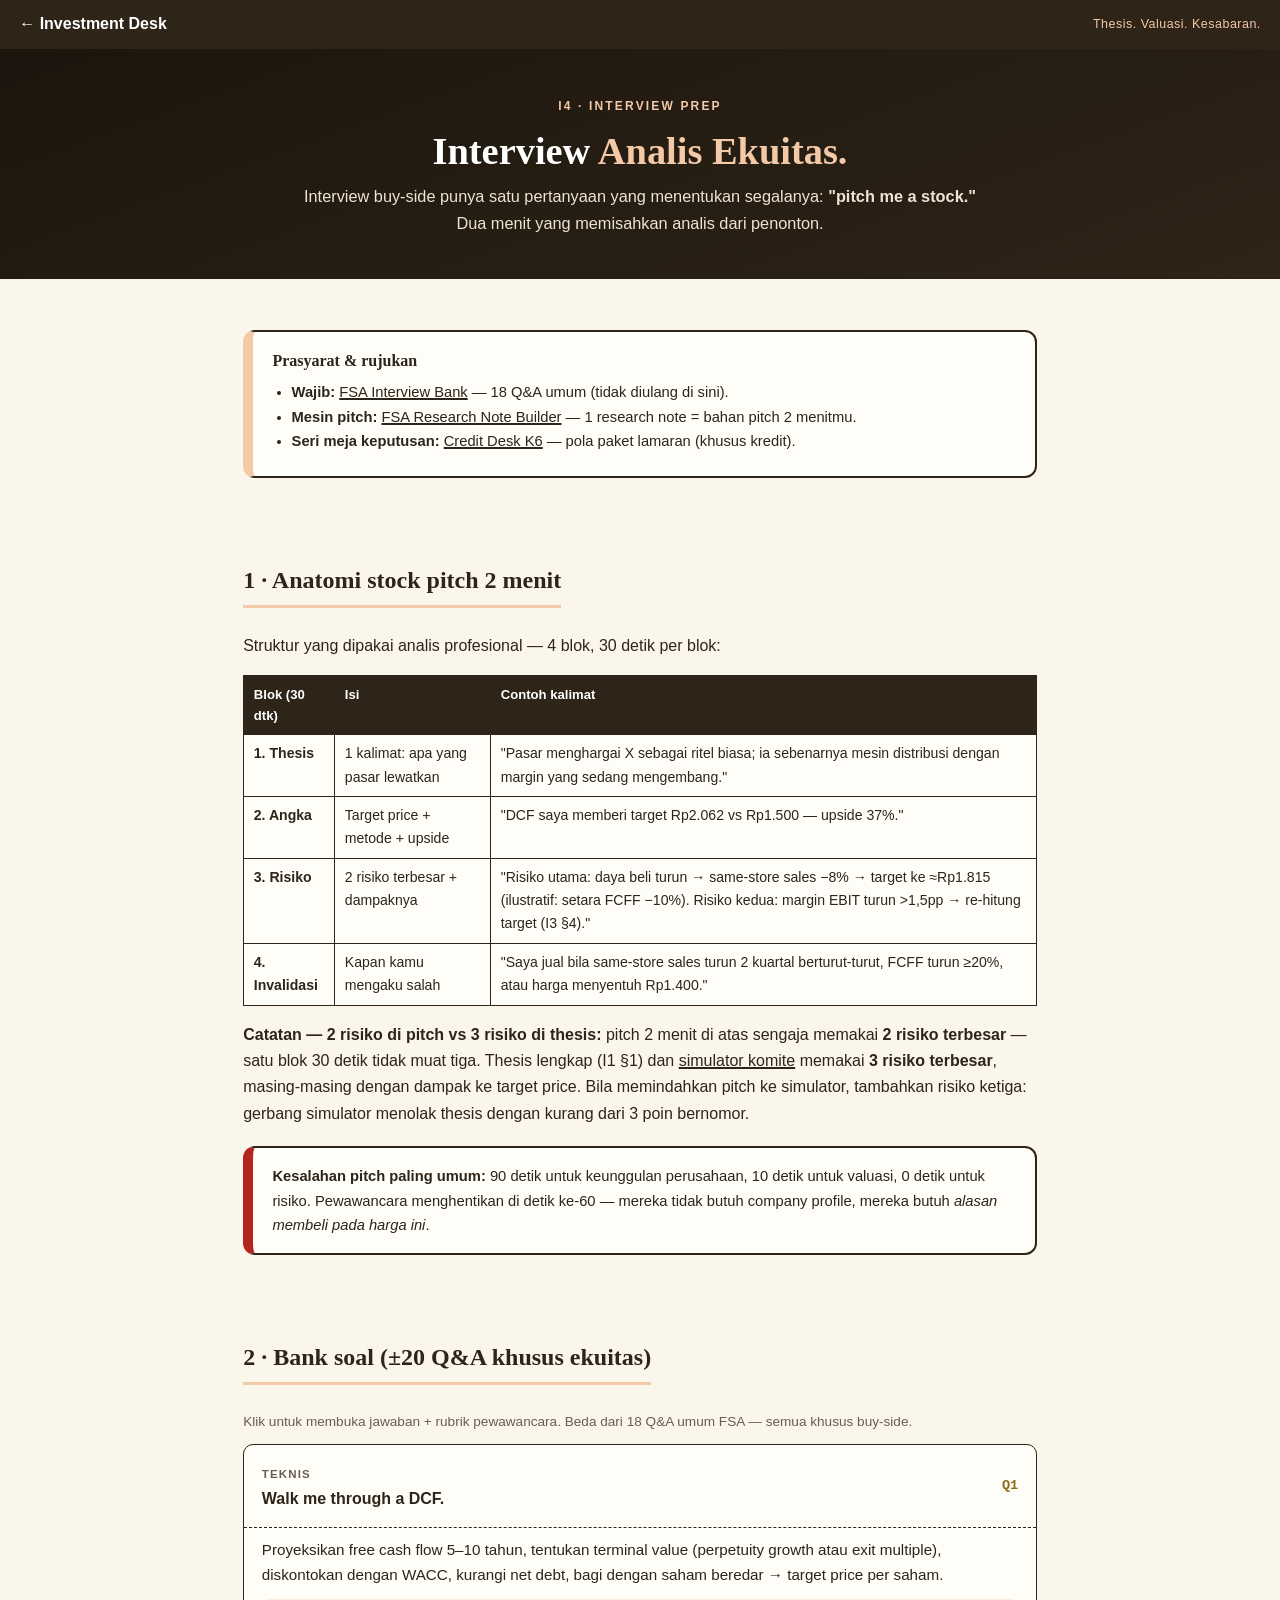
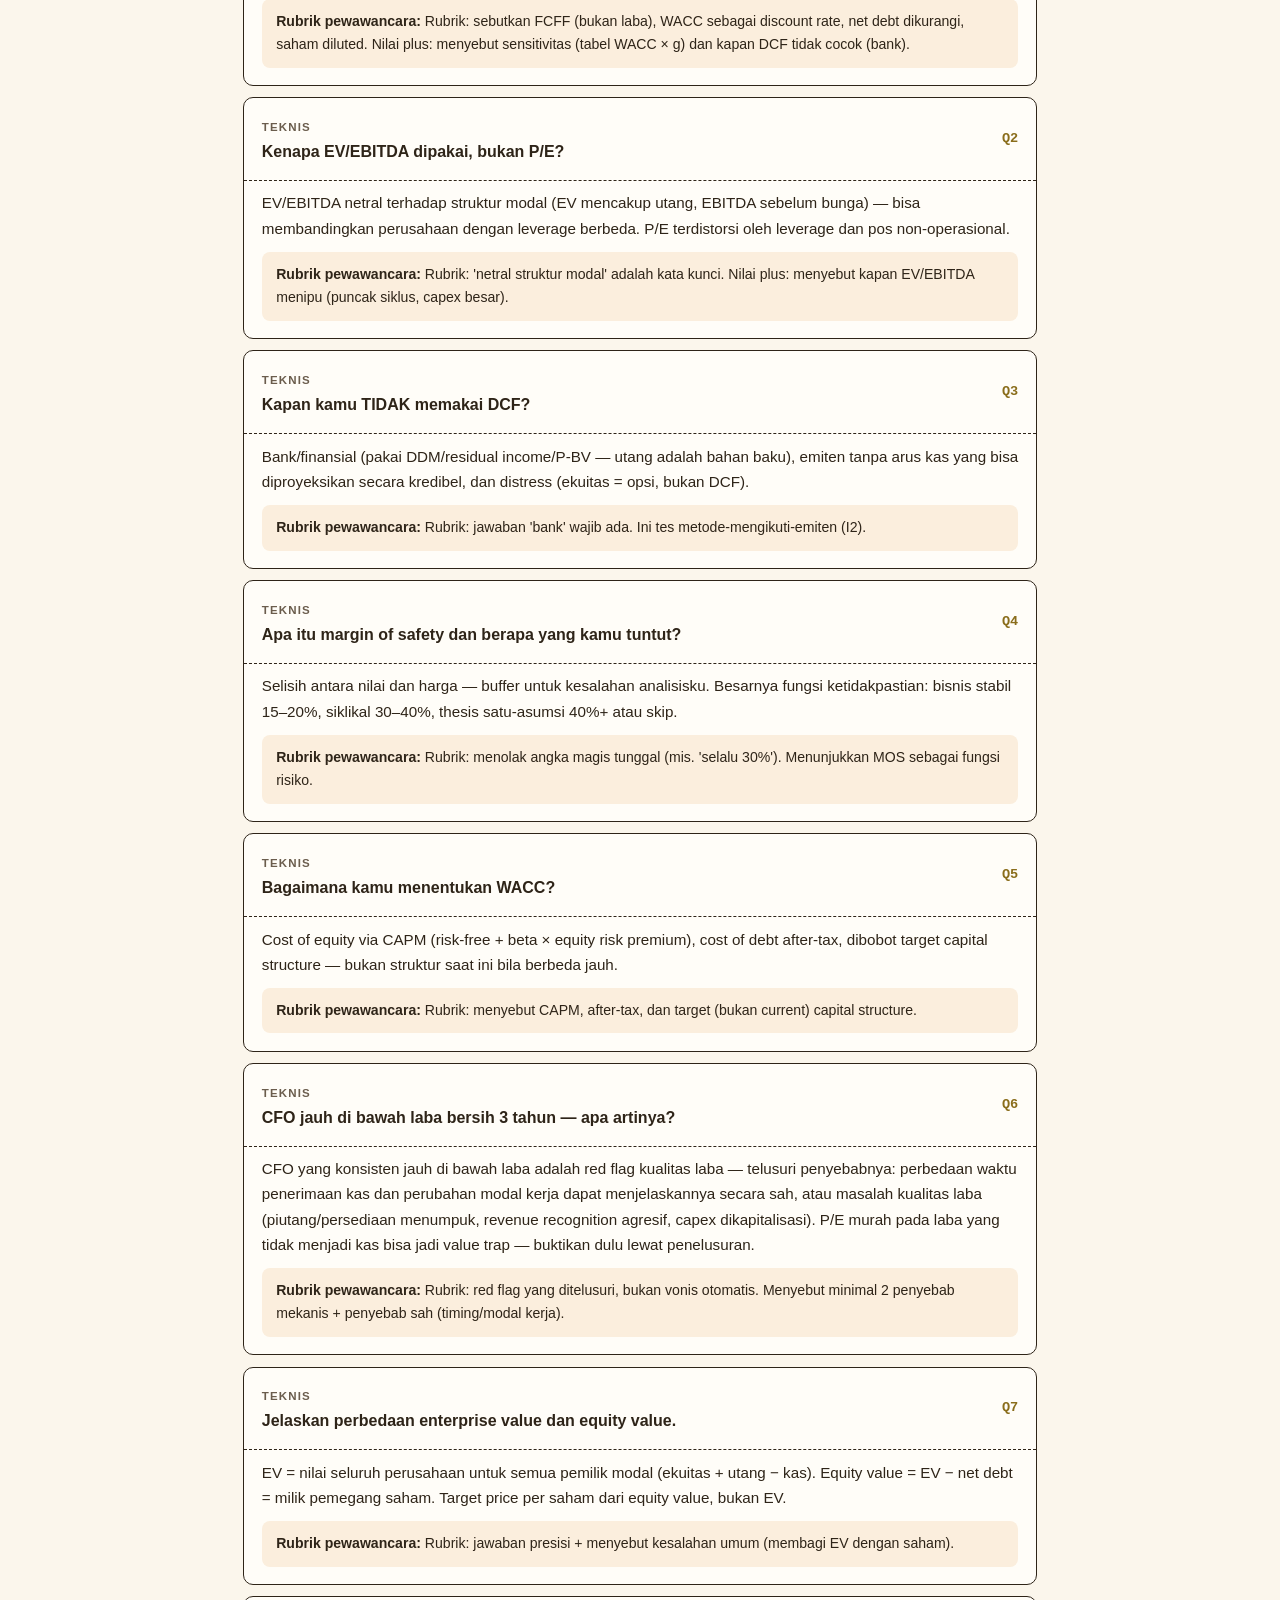
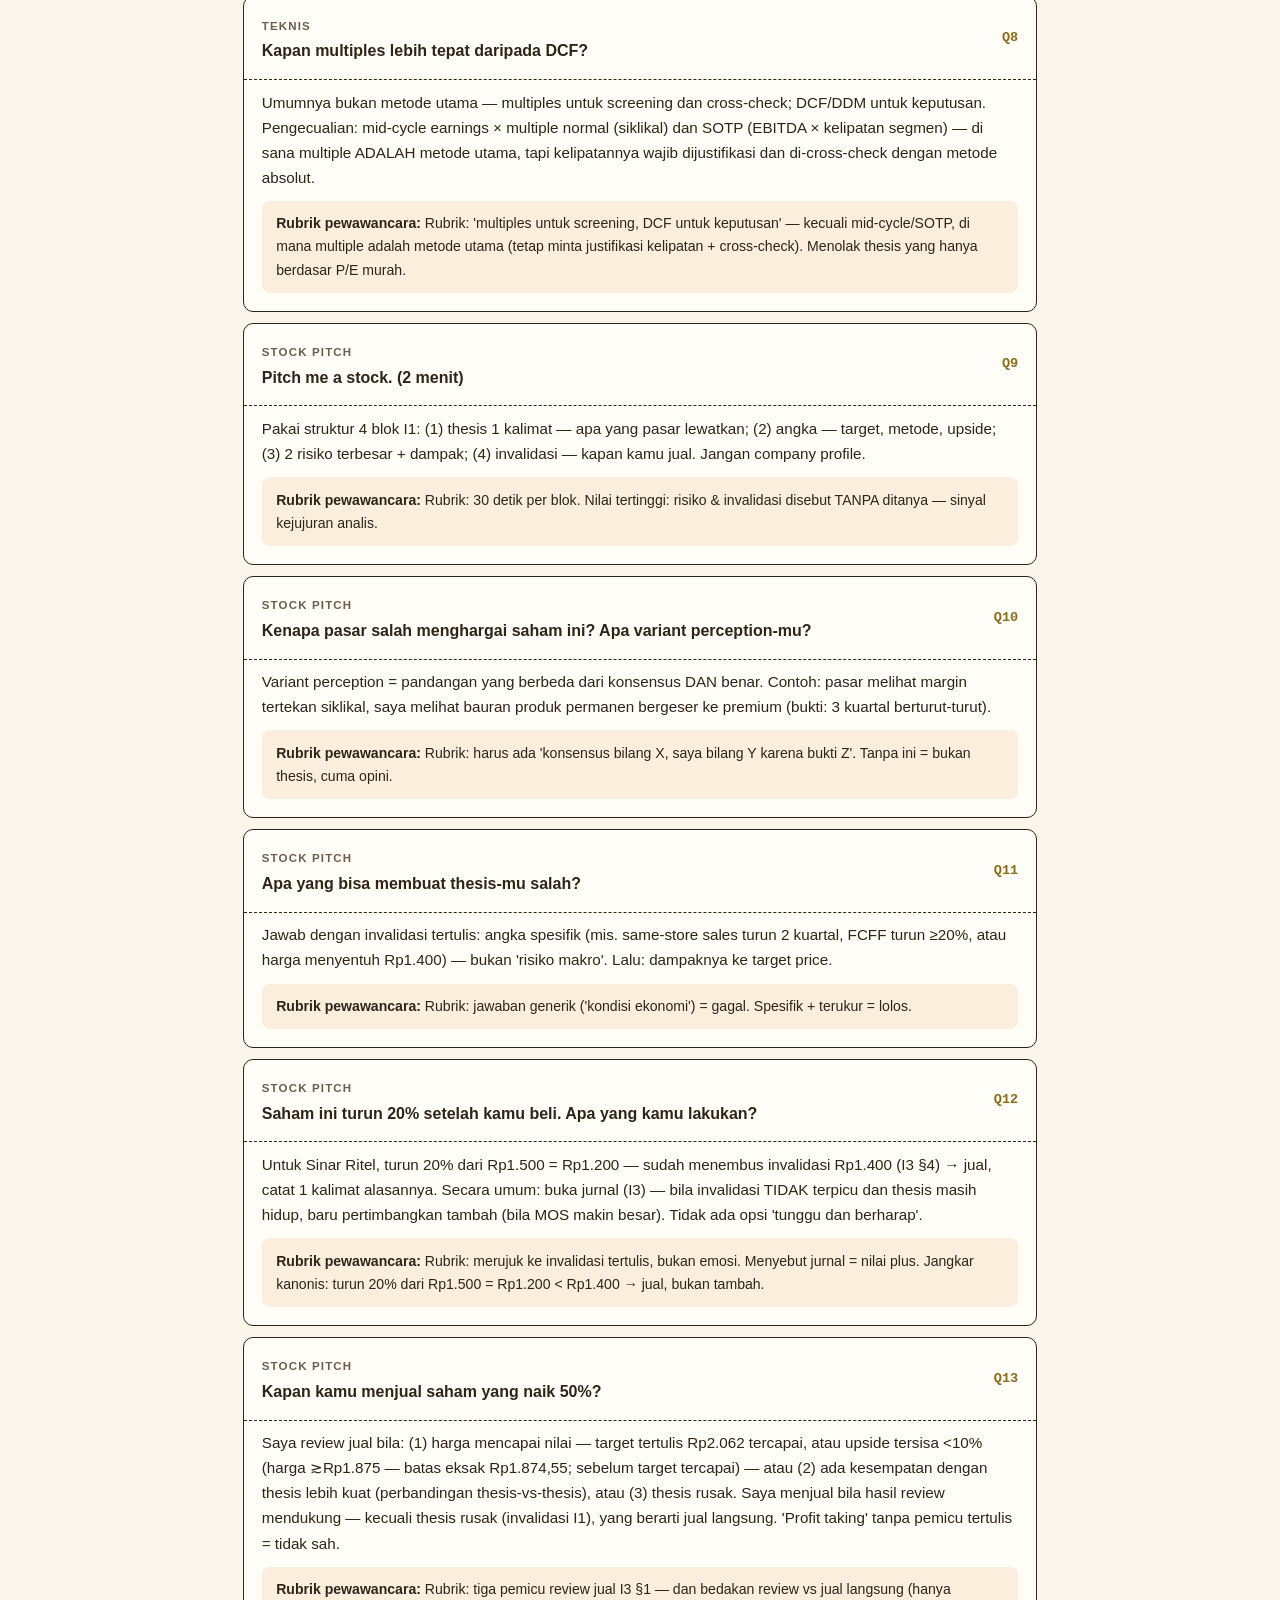
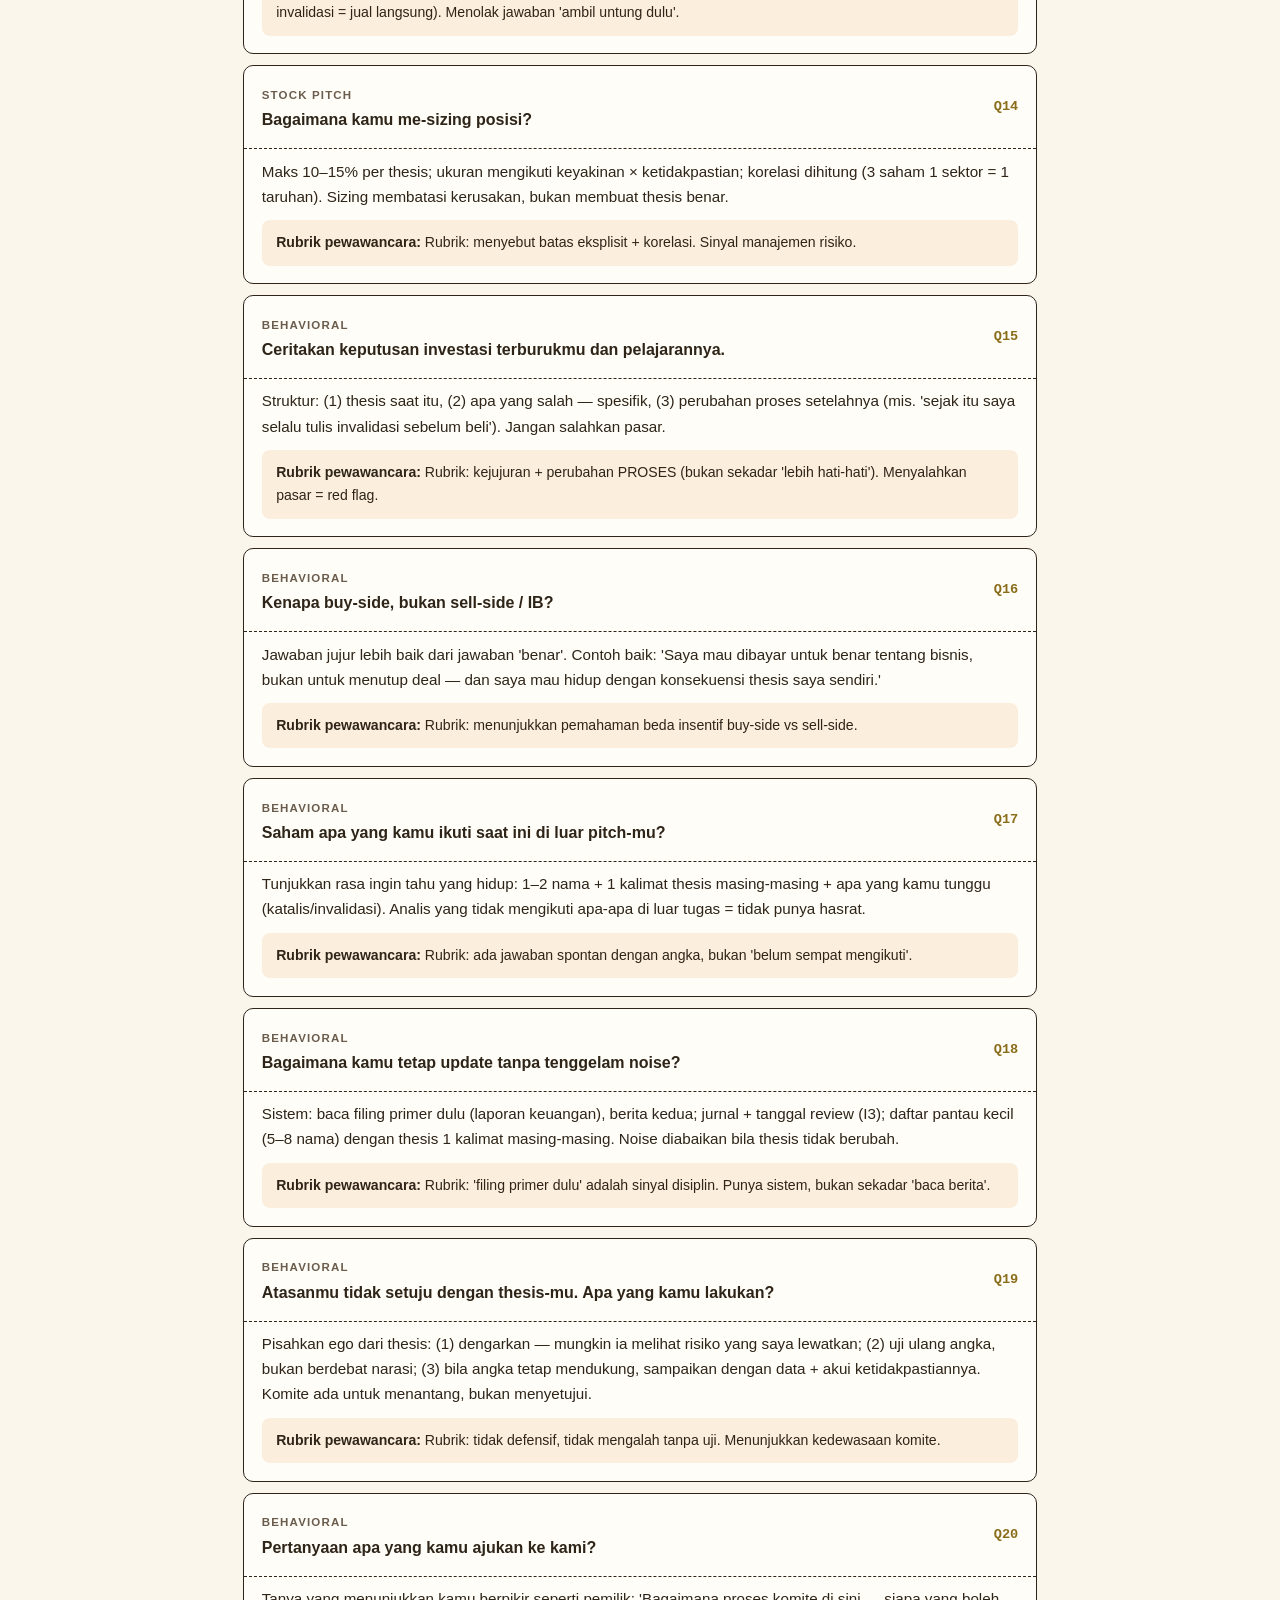
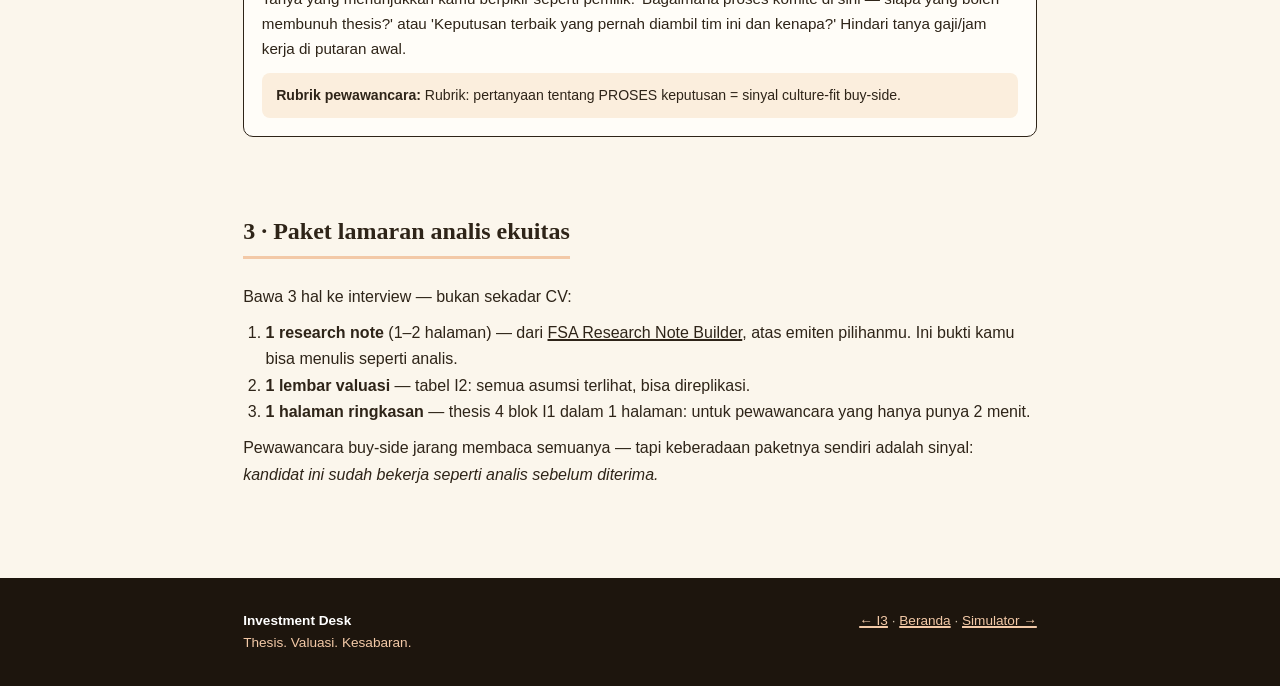
<file: i4/index.html>
<!DOCTYPE html>
<html lang="id">
<head>
<meta charset="UTF-8">
<meta name="viewport" content="width=device-width, initial-scale=1.0">
<title>I4 · Interview Prep Analis Ekuitas · Investment Desk</title>
<meta name="description" content="I4 Investment Desk: ±20 Q&A khusus analis ekuitas + panduan stock pitch 2 menit + paket lamaran.">
<link rel="canonical" href="https://investment-desk.pages.dev/i4/">
<link rel="stylesheet" href="/css/style.css">
</head>
<body>

<nav class="id-nav">
  <a href="/">← Investment Desk</a>
  <span class="mantra">Thesis. Valuasi. Kesabaran.</span>
</nav>

<header class="id-hero">
  <p class="kicker">I4 · Interview prep</p>
  <h1>Interview <em>Analis Ekuitas.</em></h1>
  <p class="lede">Interview buy-side punya satu pertanyaan yang menentukan segalanya: <strong>"pitch me a stock."</strong> Dua menit yang memisahkan analis dari penonton.</p>
</header>

<main class="wrap">

<section class="id-sec">
  <div class="prereq">
    <h3>Prasyarat &amp; rujukan</h3>
    <ul>
      <li><strong>Wajib:</strong> <a href="https://fsa-lab.pages.dev/interview/">FSA Interview Bank</a> — 18 Q&amp;A umum (tidak diulang di sini).</li>
      <li><strong>Mesin pitch:</strong> <a href="https://fsa-lab.pages.dev/riset-note/">FSA Research Note Builder</a> — 1 research note = bahan pitch 2 menitmu.</li>
      <li><strong>Seri meja keputusan:</strong> <a href="https://credit-desk-afy.pages.dev/k6/">Credit Desk K6</a> — pola paket lamaran (khusus kredit).</li>
    </ul>
  </div>
</section>

<section class="id-sec">
  <h2>1 · Anatomi stock pitch 2 menit</h2>
  <p>Struktur yang dipakai analis profesional — 4 blok, 30 detik per blok:</p>
  <div class="tblwrap"><table class="stmt">
    <thead><tr><th>Blok (30 dtk)</th><th>Isi</th><th>Contoh kalimat</th></tr></thead>
    <tbody>
      <tr><td><strong>1. Thesis</strong></td><td>1 kalimat: apa yang pasar lewatkan</td><td>"Pasar menghargai X sebagai ritel biasa; ia sebenarnya mesin distribusi dengan margin yang sedang mengembang."</td></tr>
      <tr><td><strong>2. Angka</strong></td><td>Target price + metode + upside</td><td>"DCF saya memberi target Rp2.062 vs Rp1.500 — upside 37%."</td></tr>
      <tr><td><strong>3. Risiko</strong></td><td>2 risiko terbesar + dampaknya</td><td>"Risiko utama: daya beli turun → same-store sales −8% → target ke ≈Rp1.815 (ilustratif: setara FCFF −10%). Risiko kedua: margin EBIT turun &gt;1,5pp → re-hitung target (I3 §4)."</td></tr>
      <tr><td><strong>4. Invalidasi</strong></td><td>Kapan kamu mengaku salah</td><td>"Saya jual bila same-store sales turun 2 kuartal berturut-turut, FCFF turun ≥20%, atau harga menyentuh Rp1.400."</td></tr>
    </tbody>
  </table></div>
  <p><strong>Catatan — 2 risiko di pitch vs 3 risiko di thesis:</strong> pitch 2 menit di atas sengaja memakai <strong>2 risiko terbesar</strong> — satu blok 30 detik tidak muat tiga. Thesis lengkap (I1 §1) dan <a href="/simulator/">simulator komite</a> memakai <strong>3 risiko terbesar</strong>, masing-masing dengan dampak ke target price. Bila memindahkan pitch ke simulator, tambahkan risiko ketiga: gerbang simulator menolak thesis dengan kurang dari 3 poin bernomor.</p>
  <div class="honest"><strong>Kesalahan pitch paling umum:</strong> 90 detik untuk keunggulan perusahaan, 10 detik untuk valuasi, 0 detik untuk risiko. Pewawancara menghentikan di detik ke-60 — mereka tidak butuh company profile, mereka butuh <em>alasan membeli pada harga ini</em>.</div>
</section>

<section class="id-sec">
  <h2>2 · Bank soal (±20 Q&amp;A khusus ekuitas)</h2>
  <p class="id-sub">Klik untuk membuka jawaban + rubrik pewawancara. Beda dari 18 Q&amp;A umum FSA — semua khusus buy-side.</p>
  <div id="qa-list"></div>
</section>

<section class="id-sec">
  <h2>3 · Paket lamaran analis ekuitas</h2>
  <p>Bawa 3 hal ke interview — bukan sekadar CV:</p>
  <ol>
    <li><strong>1 research note</strong> (1–2 halaman) — dari <a href="https://fsa-lab.pages.dev/riset-note/">FSA Research Note Builder</a>, atas emiten pilihanmu. Ini bukti kamu bisa menulis seperti analis.</li>
    <li><strong>1 lembar valuasi</strong> — tabel I2: semua asumsi terlihat, bisa direplikasi.</li>
    <li><strong>1 halaman ringkasan</strong> — thesis 4 blok I1 dalam 1 halaman: untuk pewawancara yang hanya punya 2 menit.</li>
  </ol>
  <p>Pewawancara buy-side jarang membaca semuanya — tapi keberadaan paketnya sendiri adalah sinyal: <em>kandidat ini sudah bekerja seperti analis sebelum diterima.</em></p>
</section>

</main>

<footer class="id-foot">
  <div class="wrap">
    <div><strong style="color:#fff">Investment Desk</strong><br>
    <span style="color:var(--apricot)">Thesis. Valuasi. Kesabaran.</span></div>
    <div><a href="/i3/">← I3</a> · <a href="/">Beranda</a> · <a href="/simulator/">Simulator →</a></div>
  </div>
</footer>

<script src="/js/common.js"></script>
<script src="/js/i4.js"></script>
</body>
</html>
</file>
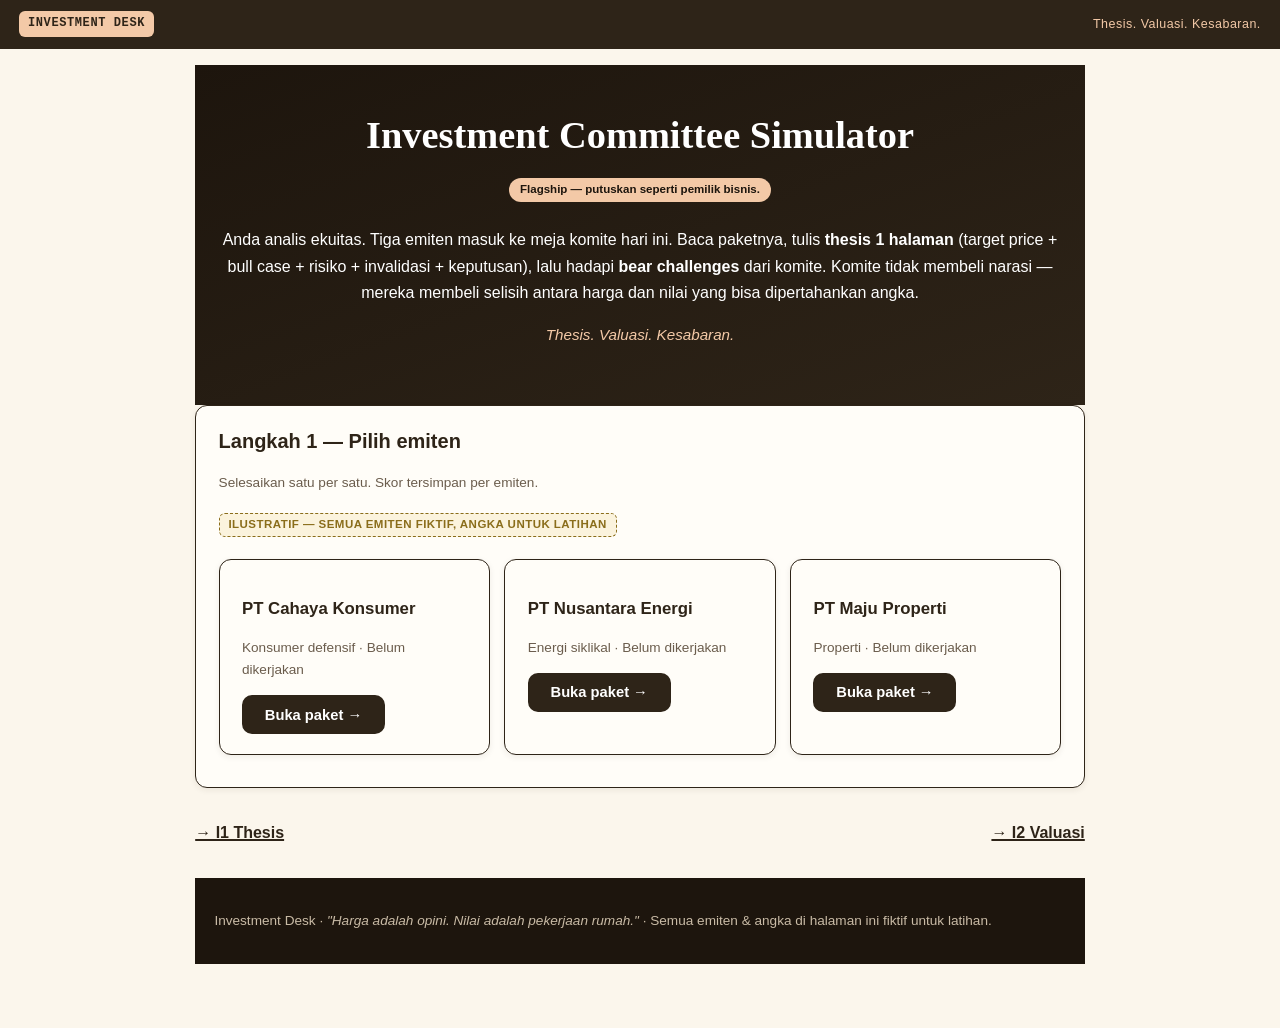
<file: simulator/index.html>
<!DOCTYPE html>
<html lang="id">
<head>
<meta charset="UTF-8">
<meta name="viewport" content="width=device-width, initial-scale=1.0">
<title>Investment Committee Simulator · Investment Desk</title>
<meta name="description" content="Simulator komite investasi flagship: pitch 1 saham, isi thesis, hadapi bear challenges komite, terima vonis BUY/HOLD/PASS.">
<link rel="canonical" href="https://investment-desk.pages.dev/simulator/">
<link rel="stylesheet" href="/css/style.css">
</head>
<body>
<nav class="id-nav">
  <a href="../" class="brandmark"><span class="desk-badge">INVESTMENT DESK</span></a>
  <span class="mantra">Thesis. Valuasi. Kesabaran.</span>
</nav>
<div class="id-wrap">
  <div class="id-hero">
    <h1>Investment Committee Simulator</h1>
    <p class="tag">Flagship — putuskan seperti pemilik bisnis.</p>
    <p>Anda analis ekuitas. Tiga emiten masuk ke meja komite hari ini.
    Baca paketnya, tulis <b>thesis 1 halaman</b> (target price + bull case + risiko + invalidasi + keputusan),
    lalu hadapi <b>bear challenges</b> dari komite. Komite tidak membeli narasi —
    mereka membeli selisih antara harga dan nilai yang bisa dipertahankan angka.
    <span class="id-mantra">Thesis. Valuasi. Kesabaran.</span></p>
  </div>

  <div class="id-card" id="step-stock">
    <h2>Langkah 1 — Pilih emiten</h2>
    <p class="id-sub">Selesaikan satu per satu. Skor tersimpan per emiten.</p>
    <div class="ilus">ILUSTRATIF — SEMUA EMITEN FIKTIF, ANGKA UNTUK LATIHAN</div>
    <div class="id-grid" id="stock-cards"></div>
  </div>

  <div class="id-card" id="step-package" style="display:none">
    <h2>Langkah 2 — Paket emiten: <span id="pkg-name"></span></h2>
    <div class="ilus">ILUSTRATIF — ANGKA FIKTIF</div>
    <div class="tblwrap"><table class="id-tbl" id="pkg-tbl"></table></div>
    <h3>Informasi kualitatif</h3>
    <ul id="pkg-qual" style="font-size:.9rem"></ul>
    <div class="id-btnrow"><button class="id-btn" id="to-thesis">Tulis thesis →</button></div>
  </div>

  <div class="id-card" id="step-thesis" style="display:none">
    <h2>Langkah 3 — Thesis Anda (1 halaman)</h2>
    <p class="id-sub">Thesis tanpa angka yang bisa salah = opini. Tulis yang bisa diuji komite.</p>
    <p class="id-sub"><b>Rubrik substansi (komite menolak thesis tanpa angka):</b> bull case wajib memuat angka target/upside atau perubahan berarah; risiko wajib memuat 3 risiko bernomor, masing-masing dengan angka penyebab DAN angka dampak; invalidasi wajib memuat pemicu spesifik yang teramati (harga/level/%). Metode valuasi wajib terikat input utamanya (lihat checklist di bawah dropdown metode). Panjang saja tidak cukup — 20 karakter tanpa angka tetap ditolak.</p>
    <div class="id-grid">
      <div class="id-field"><label>Target price (Rp)</label>
        <input id="t-target" inputmode="decimal" placeholder="mis. 2.000">
        <div class="id-hint">Dari metode valuasimu (I2). Harus bisa direplikasi.</div></div>
      <div class="id-field"><label>Metode valuasi</label>
        <select id="t-method"><option value="">— pilih —</option>
          <option value="dcf">DCF (FCFF)</option>
          <option value="ddm">DDM / Residual income</option>
          <option value="mult">Multiples</option></select>
        <div class="id-hint" id="method-hint">Pilih metode — checklist input utama muncul di sini.</div></div>
    </div>
    <div class="id-field" style="margin-top:.8rem"><label>Bull case (2–3 poin, masing-masing dengan angka)</label>
      <textarea id="t-bull" placeholder="mis. FCFF tumbuh 4% (WACC 9,5%) — pangsa pasar 18%→22% dalam 3 tahun"></textarea>
      <div class="id-hint">Sebutkan input utama metodemu di sini (DCF: FCFF/WACC; DDM: dividen/payout; Multiples: metrik/kelipatan vs peer) — komite menolak thesis yang metodenya tidak terikat angka.</div></div>
    <div class="id-field" style="margin-top:.8rem"><label>Angka kunci metode (opsional — untuk cek konsistensi)</label>
      <div class="id-hint" style="margin-bottom:.5rem">Isi angka yang sama dengan yang kamu tulis di bull case. Komite memeriksa apakah targetmu bisa direplikasi dari angka ini dan apakah angka di bull case, risiko, dan invalidasi selaras satu sama lain. Cek ini hanya memberi <b>peringatan</b> — tidak memblokir dan tidak mengubah skor maupun gerbang LULUS.</div>
      <div id="inputs-dcf" style="display:none">
        <div class="id-grid">
          <div class="id-field"><label>FCFF (Rp miliar)</label><input id="in-fcff" inputmode="decimal" placeholder="mis. 210"></div>
          <div class="id-field"><label>WACC (%)</label><input id="in-wacc" inputmode="decimal" placeholder="mis. 9,5"></div>
          <div class="id-field"><label>g perpetuitas (%)</label><input id="in-g" inputmode="decimal" placeholder="mis. 4"></div>
          <div class="id-field"><label>Net debt (Rp miliar)</label><input id="in-debt" inputmode="decimal" placeholder="mis. 600"></div>
          <div class="id-field"><label>Saham beredar (juta)</label><input id="in-shares" inputmode="decimal" placeholder="mis. 1.375"></div>
        </div>
      </div>
      <div id="inputs-mult" style="display:none">
        <div class="id-grid">
          <div class="id-field"><label>Metrik — EPS (Rp)</label><input id="in-eps" inputmode="decimal" placeholder="mis. 180"></div>
          <div class="id-field"><label>Kelipatan — P/E atau EV/EBITDA (x)</label><input id="in-mult" inputmode="decimal" placeholder="mis. 10"></div>
        </div>
      </div>
      <div id="inputs-ddm" style="display:none">
        <div class="id-grid">
          <div class="id-field"><label>Dividen per saham (Rp)</label><input id="in-div" inputmode="decimal" placeholder="mis. 81"></div>
          <div class="id-field"><label>Payout (%)</label><input id="in-payout" inputmode="decimal" placeholder="mis. 45"></div>
          <div class="id-field"><label>Required return (%)</label><input id="in-req" inputmode="decimal" placeholder="mis. 10"></div>
        </div>
      </div>
      <div class="id-hint" id="inputs-none">Pilih metode valuasi dulu — kolom angka kuncinya muncul di sini.</div>
    </div>
    <div class="id-field" style="margin-top:.8rem"><label>Risiko — 3 risiko terbesar, masing-masing + dampak ke target (I1 §1)</label>
      <textarea id="t-risk" placeholder="mis. 1. Daya beli turun 10% → target Rp1.900; 2. Margin EBIT turun >1,5pp → re-hitung target; 3. Utang naik 50% → WACC naik"></textarea>
      <div class="id-hint">Simulator menguji 3 risiko bernomor (I1 §1) — bukan 1 risiko utama saja. Masing-masing dengan angka penyebab DAN angka dampak.</div></div>
    <div class="id-field" style="margin-top:.8rem"><label>Invalidasi — saya JUAL bila… (angka/kejadian spesifik, ditulis SEBELUM beli)</label>
      <textarea id="t-inv" placeholder="mis. FCFF turun ≥20% dari Rp… M, atau harga menyentuh Rp…"></textarea>
      <div class="id-hint">I1: invalidasi ditulis sebelum membeli — komite menguji apakah angkamu spesifik (bukan "bila keadaan memburuk").</div></div>
    <div class="id-field" style="margin-top:.8rem"><label>Keputusan</label>
      <div class="id-btnrow" id="pitch-btns">
        <button class="id-opt" data-dec="buy" style="width:auto;flex:1;min-width:9rem">✅ BUY</button>
        <button class="id-opt" data-dec="hold" style="width:auto;flex:1;min-width:9rem">⏸️ HOLD</button>
        <button class="id-opt" data-dec="pass" style="width:auto;flex:1;min-width:9rem">❌ PASS</button>
      </div></div>
    <div class="id-btnrow"><button class="id-btn" id="to-committee">Hadapi komite →</button></div>
  </div>

  <div class="id-card" id="step-committee" style="display:none">
    <h2>Langkah 4 — Bear challenges komite</h2>
    <p class="id-sub">Komite menyerang thesis-mu. Format Indonesia: desimal pakai koma (36,1); ribuan boleh pakai titik (2.500) atau tanpa titik (2500), dan 2.500,00 juga bisa. Harga di modul ditulis "Rp2.062" (titik = pemisah ribuan) — ketik 2062 atau 2.062, keduanya dibaca 2062. Format yang tidak bisa dibaca ditolak dengan pesan alasan — tidak pernah ditebak diam-diam. Pertanyaan terakhir = invalidasi (A), batas beli (B), atau reverse-DCF (C); emiten B ditutup satu pertanyaan konseptual (batas beli ≠ pemicu jual).</p>
    <div id="consistency-box"></div>
    <div id="comm-qs"></div>
    <div class="id-btnrow"><button class="id-btn apricot" id="to-verdict">Minta vonis komite</button></div>
  </div>

  <div class="id-card" id="step-verdict" style="display:none">
    <h2>Langkah 5 — Vonis komite</h2>
    <div id="verdict-box"></div>
    <div class="id-btnrow">
      <button class="id-btn ghost" id="again">⟲ Ulangi emiten ini</button>
      <button class="id-btn" id="next-stock">Emiten berikutnya →</button>
    </div>
  </div>

  <div class="id-pager"><a href="../i1/">→ I1 Thesis</a><a href="../i2/">→ I2 Valuasi</a></div>
  <div class="id-foot" style="margin-top:0">Investment Desk · <i>"Harga adalah opini. Nilai adalah pekerjaan rumah."</i> · Semua emiten &amp; angka di halaman ini fiktif untuk latihan.</div>
</div>
<script src="/js/common.js"></script>
<script src="/js/simulator.js"></script>
</body>
</html>
</file>
<file: css/style.css>
/* Investment Desk — "Ruang Riset" brand. Static, CSP-clean (no external requests).
   SATU-SATUNYA file CSS situs ini. Nav kanonis: .id-nav */
:root{
  --espresso:#2E2418;
  --espresso-deep:#1D150D;
  --apricot:#F3C9A7;
  --apricot-soft:#FBEEDD;
  --paper:#FBF6EC;
  --paper-card:#FFFDF8;
  --ink:#2E2418;
  --ink-soft:#6B5D4D;
  --buy:#2E7D4F;
  --pass:#B3261E;
  --hold:#8A6D1B;
  --hold-bg:#FBF3DD;
  --line:#2E2418;
  --radius:12px;
  --font-display:Georgia,'Times New Roman',serif;
  --font-body:-apple-system,BlinkMacSystemFont,'Segoe UI',Roboto,sans-serif;
  --font-mono:'SF Mono',Menlo,Consolas,monospace;
}
*{box-sizing:border-box}
body{margin:0;background:var(--paper);color:var(--ink);font-family:var(--font-body);line-height:1.65}
.mono{font-family:var(--font-mono)}
a{color:var(--espresso);text-decoration-thickness:2px}
a:hover{color:var(--pass)}

/* nav — SATU markup untuk semua halaman */
.id-nav{background:var(--espresso);color:#fff;display:flex;align-items:center;justify-content:space-between;
  padding:.7rem 1.2rem;position:sticky;top:0;z-index:50;flex-wrap:wrap;gap:.5rem}
.id-nav a{color:#fff;text-decoration:none;font-weight:600}
.id-nav .brandmark{display:flex;align-items:center;gap:.6rem}
.id-nav .desk-badge{background:var(--apricot);color:var(--espresso);font-family:var(--font-mono);font-weight:700;
  font-size:.75rem;padding:.2rem .55rem;border-radius:6px;letter-spacing:.05em}
.id-nav .mantra{font-size:.78rem;color:var(--apricot);letter-spacing:.04em}
.id-nav .nav-links{margin-left:auto;display:flex;gap:.9rem;flex-wrap:wrap;align-items:center}
.id-nav .nav-links a{color:#EDE4D3;font-size:.88rem;font-weight:400}
.id-nav .nav-links a:hover,.id-nav .nav-links a.active{color:var(--apricot)}

/* hero */
.id-hero{background:linear-gradient(160deg,var(--espresso-deep),var(--espresso));color:#fff;padding:3rem 1.2rem 2.6rem;text-align:center}
.id-hero .kicker{color:var(--apricot);text-transform:uppercase;letter-spacing:.18em;font-size:.75rem;font-weight:700;margin:0 0 .8rem}
.id-hero h1{font-family:var(--font-display);font-size:2.4rem;margin:0 0 .6rem;line-height:1.15}
.id-hero h1 em{color:var(--apricot);font-style:normal}
.id-hero .lede{max-width:42rem;margin:0 auto;color:#EDE4D3;font-size:1.02rem}
.id-hero .rule{max-width:44rem;margin:1.4rem auto 0;border:1px solid rgba(243,201,167,.5);border-radius:var(--radius);
  padding:.8rem 1.1rem;font-style:italic;color:var(--apricot);font-size:.92rem}

/* layout */
.wrap{max-width:52rem;margin:0 auto;padding:0 1.2rem}
.id-sec{padding:2rem 0}
.id-sec h2{font-family:var(--font-display);font-size:1.5rem;margin:0 0 1rem;border-bottom:3px solid var(--apricot);
  display:inline-block;padding-bottom:.25rem}
.id-sec h3{font-family:var(--font-display);font-size:1.15rem;margin:1.4rem 0 .5rem}
.id-sec p{margin:.6rem 0}
.id-sec ul,.id-sec ol{margin:.6rem 0;padding-left:1.4rem}

/* cards */
.mod-grid{display:grid;grid-template-columns:repeat(auto-fit,minmax(15rem,1fr));gap:1rem;margin-top:1.2rem}
.mod-card{background:var(--paper-card);border:2px solid var(--line);border-radius:var(--radius);padding:1.1rem 1.2rem;
  text-decoration:none;color:var(--ink);display:flex;flex-direction:column;gap:.4rem}
.mod-card:hover{border-color:var(--apricot);transform:translateY(-2px)}
.mod-card .knum{font-family:var(--font-mono);font-size:.75rem;font-weight:700;color:var(--espresso);
  background:var(--apricot);display:inline-block;padding:.15rem .6rem;border-radius:20px;align-self:flex-start}
.mod-card h3{margin:.2rem 0;font-size:1.05rem}
.mod-card p{font-size:.88rem;color:var(--ink-soft);margin:0;flex:1}
.mod-card .go{font-weight:700;font-size:.88rem;color:var(--espresso)}

/* prereq box */
.prereq{border:2px solid var(--line);border-left:10px solid var(--apricot);border-radius:var(--radius);
  background:var(--paper-card);padding:1rem 1.2rem;margin:1.2rem 0}
.prereq h3{font-family:var(--font-display);margin:0 0 .4rem;font-size:1rem}
.prereq ul{margin:.4rem 0;padding-left:1.2rem;font-size:.92rem}
.honest{border:2px solid var(--line);border-left:10px solid var(--pass);border-radius:var(--radius);
  background:var(--paper-card);padding:1rem 1.2rem;margin:1.2rem 0;font-size:.92rem}

/* thesis box */
.thesis{background:var(--espresso);color:#fff;border-radius:var(--radius);padding:1.2rem 1.3rem;margin:1.4rem 0}
.thesis h3{font-family:var(--font-display);color:var(--apricot);margin:0 0 .6rem}
.thesis label{display:block;font-size:.88rem;margin:.7rem 0 .25rem;color:#EDE4D3}
.thesis textarea,.thesis input[type=text],.thesis select{width:100%;border:2px solid var(--apricot);
  border-radius:8px;padding:.55rem .7rem;font-family:var(--font-body);font-size:.9rem;background:#fff;color:var(--ink)}
.thesis textarea{min-height:5rem}
.thesis p{overflow-wrap:break-word;word-break:break-word}
.pitch-row{display:flex;flex-wrap:wrap;gap:.6rem;margin:.8rem 0}
.pitch{border:2px solid var(--apricot);background:transparent;color:#fff;border-radius:24px;padding:.45rem 1.2rem;
  font-weight:700;cursor:pointer;font-size:.9rem;font-family:var(--font-body)}
.pitch.sel-buy{background:var(--buy);border-color:var(--buy)}
.pitch.sel-pass{background:var(--pass);border-color:var(--pass)}
.pitch.sel-hold{background:var(--hold);border-color:var(--hold)}

/* quiz */
.quiz-q{background:var(--paper-card);border:2px solid var(--line);border-radius:var(--radius);
  padding:1rem 1.2rem;margin-bottom:.9rem}
.quiz-q h3{font-size:.98rem;margin:0 0 .6rem}
.quiz-q .opt{display:block;margin:.35rem 0;padding:.5rem .7rem;border:1.5px solid var(--ink-soft);
  border-radius:8px;cursor:pointer;font-size:.9rem}
.quiz-q .opt:hover{border-color:var(--apricot)}
.quiz-q .opt.picked{border-color:var(--espresso);border-width:2.5px;background:#FAF3E8}
.quiz-q .opt.right{border-color:var(--buy);background:#EDF7F0}
.quiz-q .opt.wrong{border-color:var(--pass);background:#FBEFED}
.quiz-q .why{font-size:.85rem;color:var(--ink-soft);margin-top:.4rem;display:none}
.quiz-q.graded .why{display:block}
#gate-box{display:none;border:3px solid var(--apricot);border-radius:var(--radius);padding:1.1rem 1.3rem;
  margin-top:1.2rem;background:var(--paper-card)}
#gate-box.pass{border-color:var(--buy)}
#gate-box.fail{border-color:var(--pass)}

/* buttons */
.btnrow{display:flex;flex-wrap:wrap;gap:.7rem;align-items:center;margin-top:.9rem}
.btn{border:2px solid var(--espresso);border-radius:8px;padding:.55rem 1.2rem;font-weight:700;cursor:pointer;
  font-size:.92rem;background:var(--espresso);color:#fff;font-family:var(--font-body)}
.btn:hover{background:var(--espresso-deep)}
.btn.ghost{background:transparent;color:var(--espresso)}
.okmsg{color:var(--buy);font-weight:600;font-size:.9rem}

/* tables */
.tblwrap{overflow-x:auto;margin:1rem 0}
table.stmt{width:100%;border-collapse:collapse;font-size:.88rem;background:var(--paper-card)}
table.stmt th,table.stmt td{border:1.5px solid var(--line);padding:.45rem .6rem;text-align:left;vertical-align:top}
table.stmt th{background:var(--espresso);color:#fff;font-size:.82rem}
table.stmt td.num{font-family:var(--font-mono);text-align:right;white-space:nowrap}

/* simulator feature classes */
.id-wrap{max-width:58rem;margin:0 auto;padding:1rem 1.2rem 4rem}
.id-card{background:var(--paper-card);border:1px solid var(--line);border-radius:var(--radius);
  padding:1.2rem 1.4rem;margin-bottom:1.2rem;box-shadow:0 2px 6px rgba(46,36,24,.08)}
.id-card h2{margin:0 0 .4rem;font-size:1.25rem;color:var(--espresso)}
.id-card h3{margin:1rem 0 .4rem;font-size:1.05rem;color:var(--espresso)}
.id-sub{font-size:.85rem;color:var(--ink-soft);margin-bottom:1rem}
.ilus{display:inline-block;background:var(--hold-bg);border:1px dashed var(--hold);
  color:var(--hold);font-size:.72rem;font-weight:700;padding:.1rem .55rem;
  border-radius:6px;letter-spacing:.04em;margin-bottom:.6rem}
table.id-tbl{width:100%;border-collapse:collapse;font-size:.88rem;margin:.6rem 0}
table.id-tbl th,table.id-tbl td{border:1px solid var(--line);padding:.45rem .6rem;text-align:left}
table.id-tbl th{background:var(--espresso);color:#fff;font-size:.8rem}
table.id-tbl td.num,table.id-tbl th.num{text-align:right;font-family:var(--font-mono)}
.id-grid{display:grid;grid-template-columns:repeat(auto-fit,minmax(14rem,1fr));gap:.9rem;margin:.8rem 0}
.id-field label{font-weight:700;font-size:.82rem;display:block;margin-bottom:.3rem}
.id-field input,.id-field select,.id-field textarea{width:100%;font-family:inherit;
  font-size:.95rem;border:2px solid var(--line);border-radius:8px;padding:.55rem .8rem;
  background:#fff;color:var(--ink)}
.id-field input:focus,.id-field select:focus,.id-field textarea:focus{
  outline:3px solid var(--apricot);border-color:var(--espresso)}
.id-hint{font-size:.78rem;color:var(--ink-soft);margin-top:.25rem}
.id-btnrow{display:flex;gap:.6rem;flex-wrap:wrap;margin:1rem 0}
button.id-btn{border:2px solid var(--espresso);border-radius:10px;padding:.6rem 1.3rem;
  font-weight:700;font-size:.92rem;cursor:pointer;background:var(--espresso);color:#fff;
  font-family:inherit}
button.id-btn.ghost{background:#fff;color:var(--espresso)}
button.id-btn.apricot{background:var(--apricot);border-color:var(--apricot);color:var(--espresso-deep)}
button.id-btn:disabled{opacity:.45;cursor:not-allowed}
button.id-opt{border:2px solid var(--line);border-radius:10px;padding:.7rem 1rem;
  background:#fff;cursor:pointer;font-family:inherit;font-size:.92rem;text-align:left;
  width:100%;margin-bottom:.5rem;color:var(--ink)}
button.id-opt.sel{border-color:var(--espresso);background:var(--apricot-soft);font-weight:700}
button.id-opt.right{border-color:var(--buy);background:#EDF7F0}
button.id-opt.wrong{border-color:var(--pass);background:#FBEFED}
.id-result{border-radius:var(--radius);padding:1rem 1.2rem;margin:1rem 0;font-size:.92rem;display:none}
.id-result.show{display:block}
.id-result.ok{background:#EDF7F0;border:2px solid var(--buy)}
.id-result.bad{background:#FBEFED;border:2px solid var(--pass)}
.id-result.info{background:var(--hold-bg);border:2px solid var(--apricot)}
.id-kunci{background:var(--espresso);color:#EDE4D3;border-radius:var(--radius);
  padding:1rem 1.2rem;margin:1rem 0;font-size:.9rem}
.id-kunci b{color:var(--apricot)}
.id-pager{display:flex;justify-content:space-between;flex-wrap:wrap;gap:.6rem;margin:2rem 0}
.id-pager a{color:var(--espresso);font-weight:700}
.badge{display:inline-block;font-size:.7rem;font-weight:700;padding:.12rem .6rem;
  border-radius:20px;vertical-align:middle}
.badge.buy{background:var(--buy);color:#fff}
.badge.pass{background:var(--pass);color:#fff}
.badge.hold{background:var(--apricot);color:var(--espresso-deep)}

/* Q&A (I4) */
.qa{border:1px solid var(--line);border-radius:10px;margin:.7rem 0;background:var(--paper-card);overflow:hidden}
.qa>button{width:100%;text-align:left;background:none;border:none;padding:.9rem 1.1rem;font:inherit;
  font-weight:600;color:var(--espresso);cursor:pointer;display:flex;justify-content:space-between;gap:1rem;align-items:center}
.qa>button .n{color:var(--hold);font-family:var(--font-mono);font-size:.85rem;white-space:nowrap}
.qa .a{padding:0 1.1rem 1.1rem;border-top:1px dashed var(--line);font-size:.95rem}
.qa .a .rubrik{background:var(--apricot-soft);border-radius:8px;padding:.7rem .9rem;margin-top:.7rem;font-size:.88rem}
.qa .cat{font-size:.72rem;text-transform:uppercase;letter-spacing:.1em;color:var(--ink-soft);font-weight:700}

/* footer */
.id-foot{background:var(--espresso-deep);color:#C9BBA6;padding:2rem 1.2rem;margin-top:3rem;font-size:.85rem}
.id-foot a{color:var(--apricot)}
.id-foot .wrap{display:flex;flex-wrap:wrap;gap:1.5rem;justify-content:space-between}

@media(max-width:640px){
  .id-hero h1{font-size:1.8rem}
  .id-nav .mantra{display:none}
}
@media(max-width:760px){
  .id-wrap{padding:.8rem .8rem 3rem}
}

/* dipakai hero simulator */
.id-hero .tag{display:inline-block;background:var(--apricot);color:var(--espresso-deep);
  font-size:.72rem;font-weight:700;border-radius:20px;padding:.15rem .7rem;margin-bottom:.6rem}
.id-hero .id-mantra{display:block;margin-top:1rem;color:var(--apricot);font-style:italic;font-size:.95rem}
</file>
